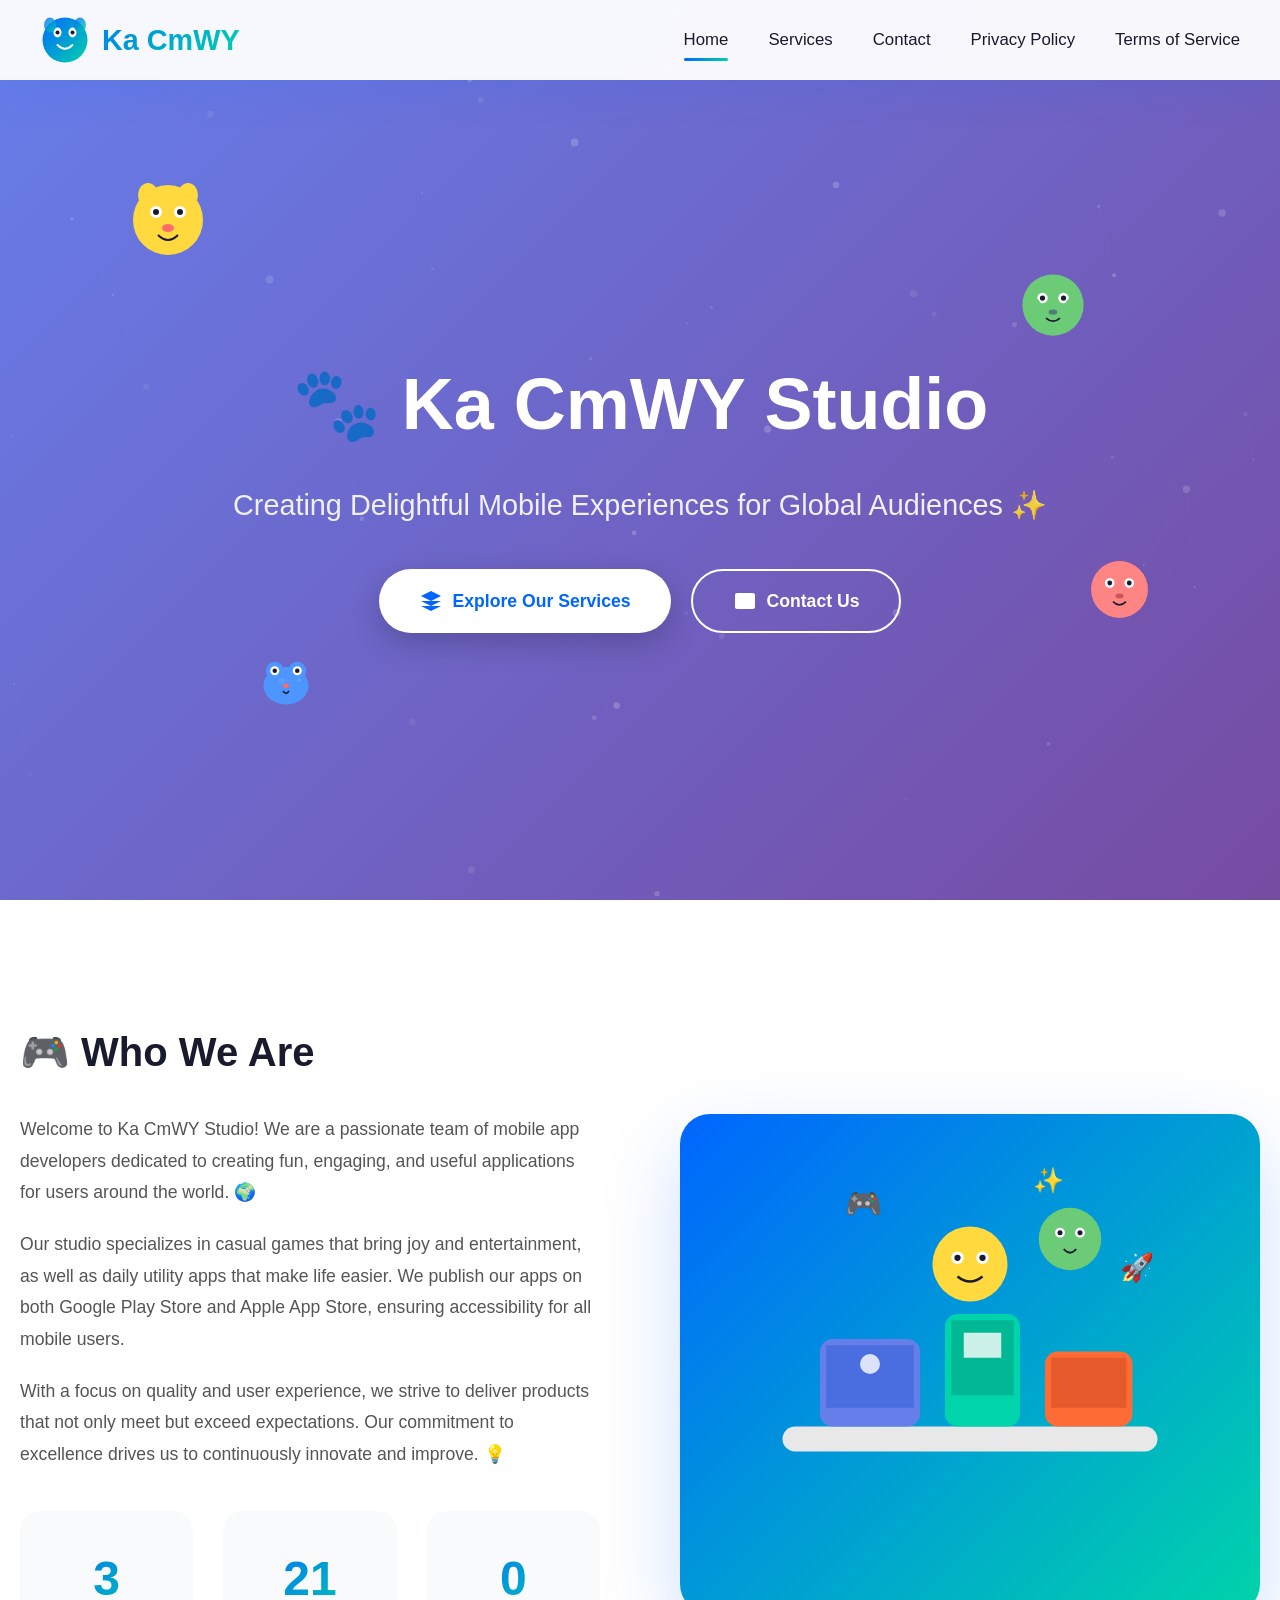
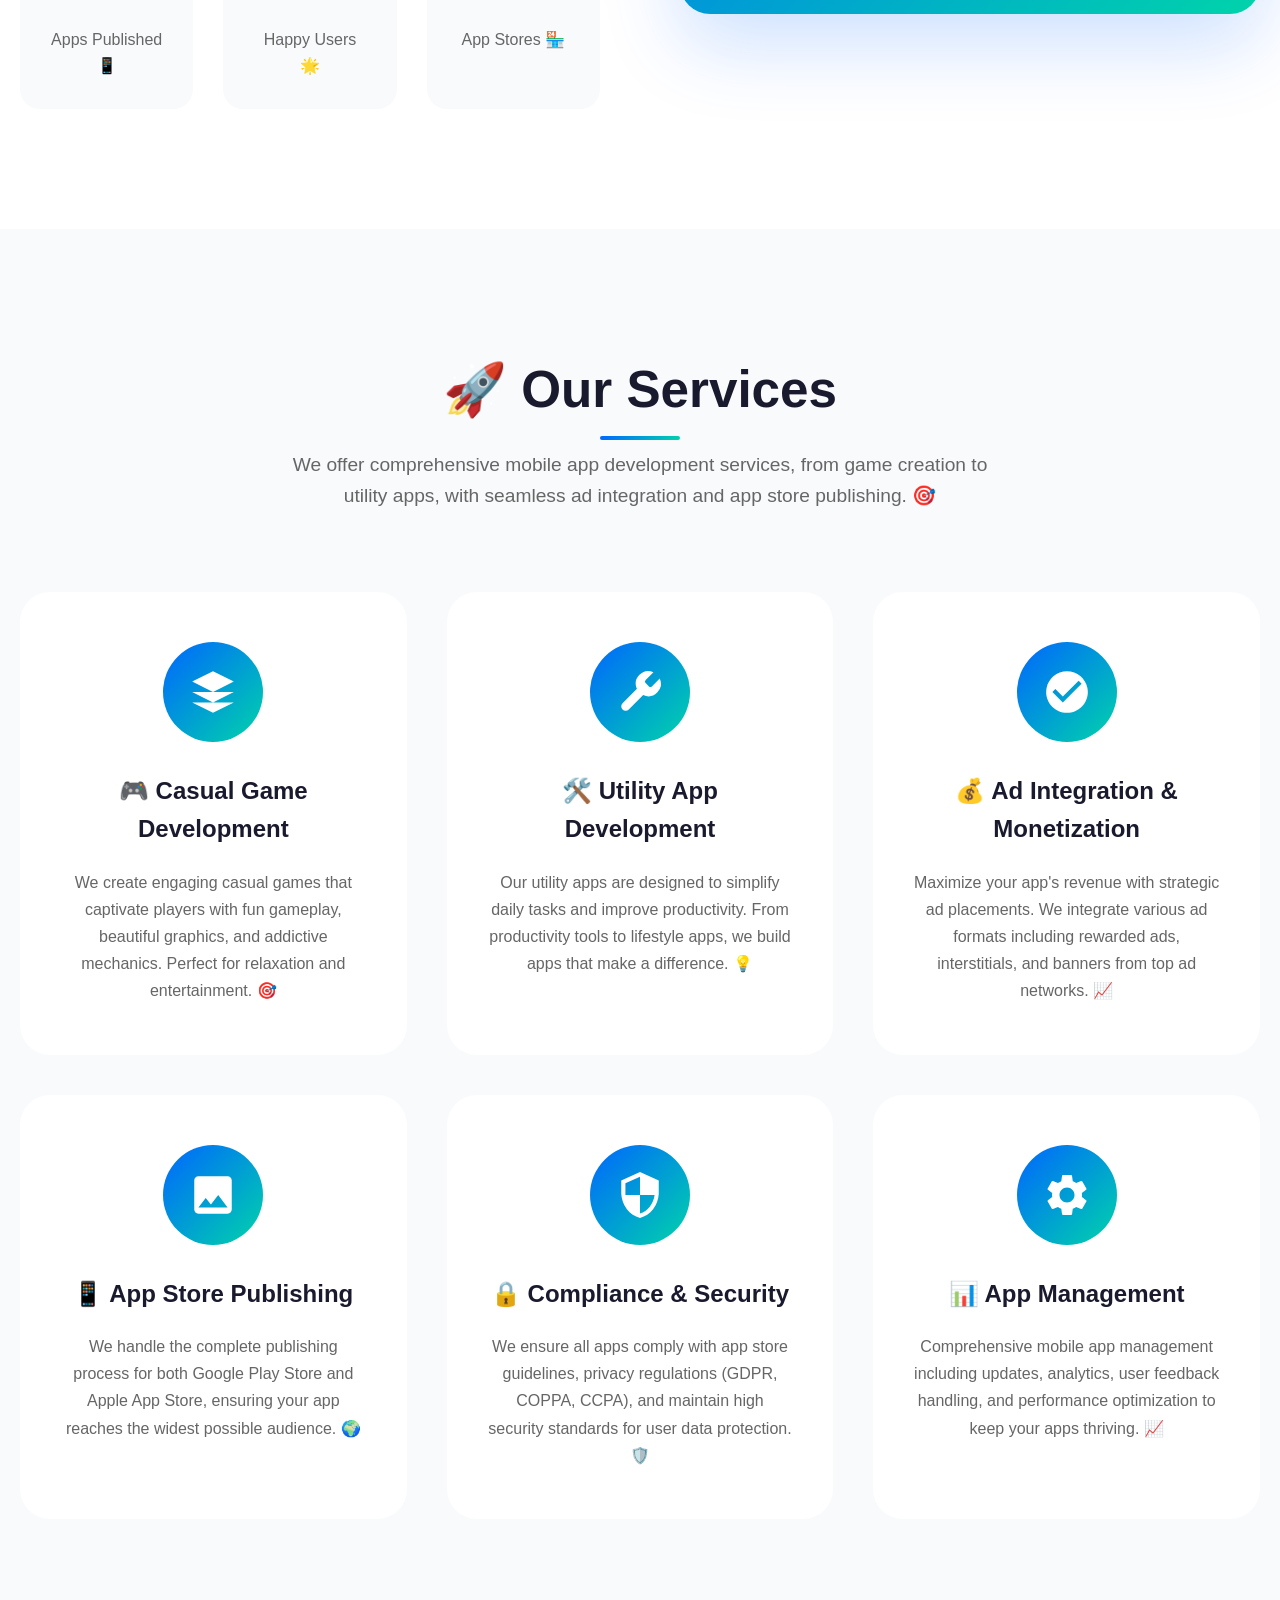
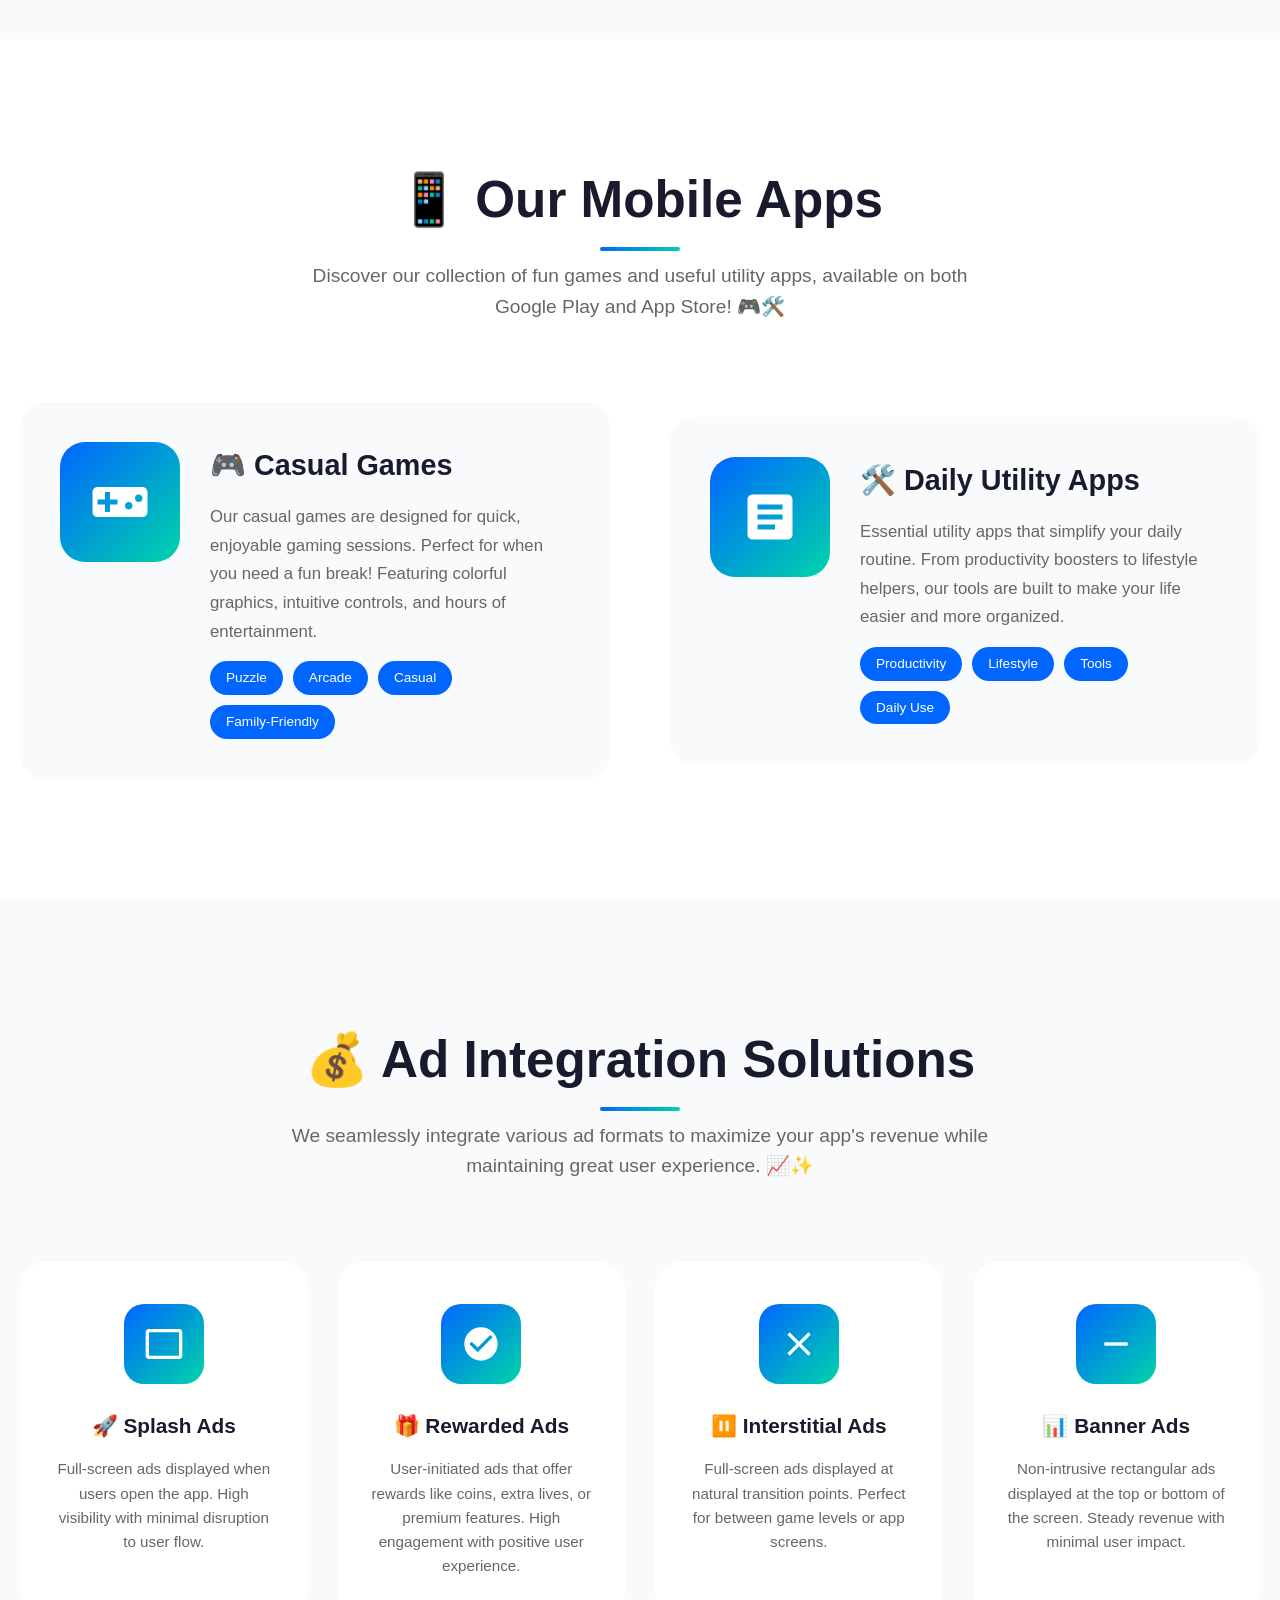
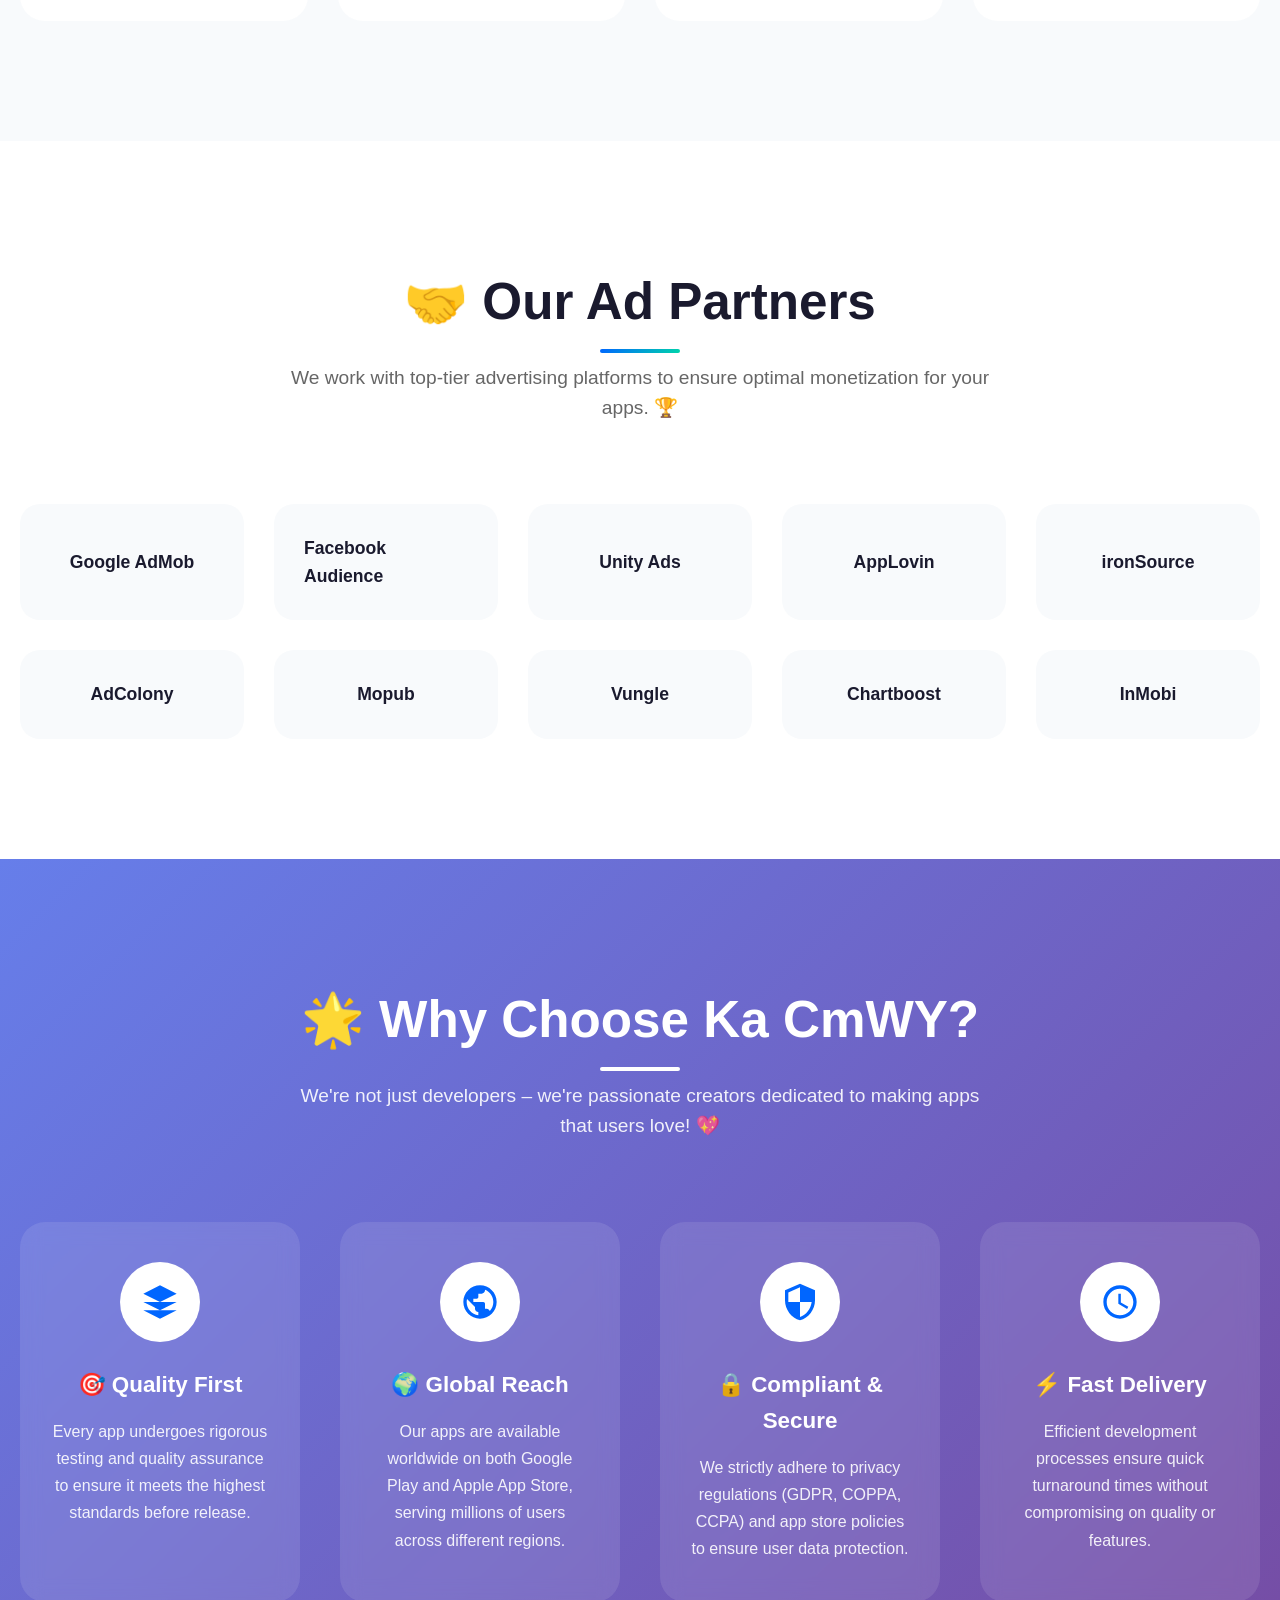
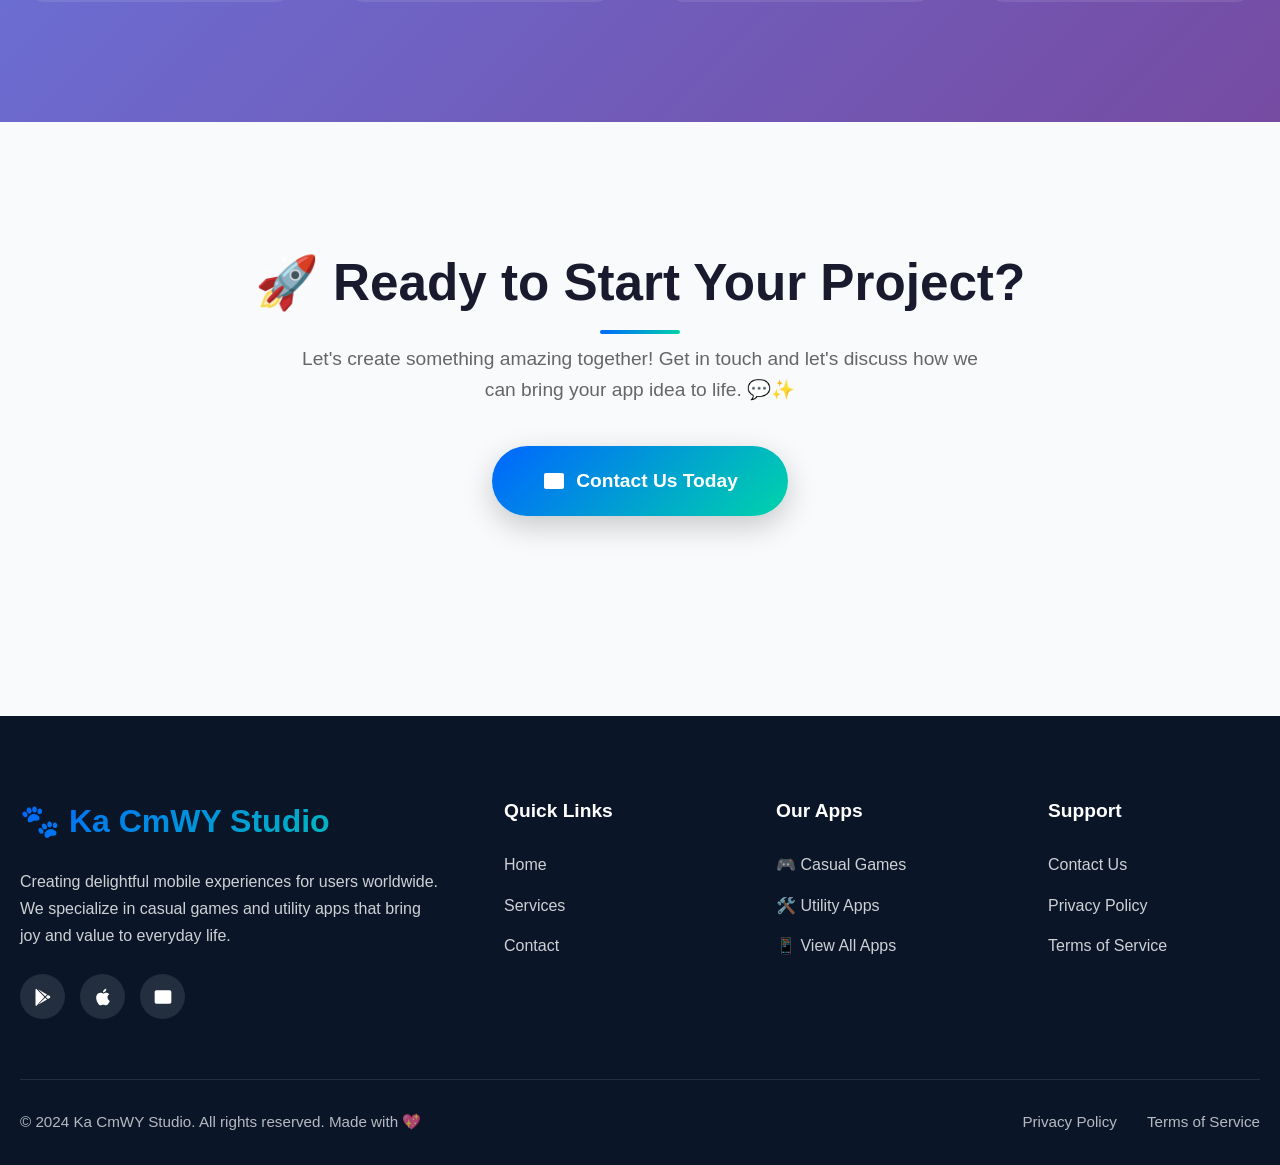
<file: index.html>
<!DOCTYPE html>
<html lang="en">
<head>
    <meta charset="UTF-8">
    <meta name="viewport" content="width=device-width, initial-scale=1.0">
    <meta http-equiv="Strict-Transport-Security" content="max-age=31536000; includeSubDomains; preload">
    <meta name="description" content="Ka CmWY Studio - Creative mobile app development studio specializing in casual games and daily utility apps. Published on Google Play and App Store.">
    <meta name="keywords" content="mobile app development, casual games, utility apps, Android apps, iOS apps, Google Play, App Store, game development">
    <meta name="author" content="Ka CmWY Studio">
    <meta name="robots" content="index, follow">
    
    <!-- Open Graph / Facebook -->
    <meta property="og:type" content="website">
    <meta property="og:url" content="https://kacmwy.com/">
    <meta property="og:title" content="Ka CmWY Studio - Creative Mobile App Development">
    <meta property="og:description" content="Ka CmWY Studio - Creative mobile app development studio specializing in casual games and daily utility apps.">
    <meta property="og:image" content="https://kacmwy.com/images/og-image.png">
    
    <!-- Twitter -->
    <meta name="twitter:card" content="summary_large_image">
    <meta name="twitter:url" content="https://kacmwy.com/">
    <meta name="twitter:title" content="Ka CmWY Studio - Creative Mobile App Development">
    <meta name="twitter:description" content="Ka CmWY Studio - Creative mobile app development studio specializing in casual games and daily utility apps.">
    <meta name="twitter:image" content="https://kacmwy.com/images/og-image.png">
    
    <!-- Canonical URL -->
    <link rel="canonical" href="https://kacmwy.com/">
    
    <title>Ka CmWY Studio - Creative Mobile App Development</title>
    
    <!-- Favicon -->
    <link rel="icon" type="image/svg+xml" href="data:image/svg+xml,<svg xmlns='http://www.w3.org/2000/svg' viewBox='0 0 100 100'><text y='.9em' font-size='90'>🐾</text></svg>">
    
    <!-- Stylesheets -->
    <link rel="stylesheet" href="css/style.css">
    
    <!-- Structured Data -->
    <script type="application/ld+json">
    {
        "@context": "https://schema.org",
        "@type": "Organization",
        "name": "Ka CmWY Studio",
        "url": "https://kacmwy.com/",
        "logo": "https://kacmwy.com/images/logo.svg",
        "description": "Creative mobile app development studio specializing in casual games and daily utility apps.",
        "email": "kiann@arthurwisdom.lol",
        "sameAs": [
            "https://play.google.com/store/apps/dev?id=123456789",
            "https://apps.apple.com/us/developer/kacmwy-studio/id123456789"
        ]
    }
    </script>
</head>
<body>
    <!-- Navigation -->
    <nav class="navbar">
        <div class="nav-container">
            <a href="/" class="logo">
                <svg viewBox="0 0 100 100" width="50" height="50">
                    <circle cx="50" cy="50" r="45" fill="url(#logoGradient)"/>
                    <ellipse cx="35" cy="35" rx="8" ry="10" fill="white"/>
                    <ellipse cx="65" cy="35" rx="8" ry="10" fill="white"/>
                    <circle cx="35" cy="35" r="4" fill="#1A1A2E" class="animal-eyes"/>
                    <circle cx="65" cy="35" r="4" fill="#1A1A2E" class="animal-eyes"/>
                    <path d="M35 60 Q50 75 65 60" stroke="white" stroke-width="4" fill="none" stroke-linecap="round"/>
                    <ellipse cx="20" cy="20" rx="12" ry="15" fill="url(#logoGradient)" opacity="0.8"/>
                    <ellipse cx="80" cy="20" rx="12" ry="15" fill="url(#logoGradient)" opacity="0.8"/>
                    <defs>
                        <linearGradient id="logoGradient" x1="0%" y1="0%" x2="100%" y2="100%">
                            <stop offset="0%" style="stop-color:#0066FF"/>
                            <stop offset="100%" style="stop-color:#00D4AA"/>
                        </linearGradient>
                    </defs>
                </svg>
                Ka CmWY
            </a>
            
            <div class="nav-links">
                <a href="/" class="active">Home</a>
                <a href="services.html">Services</a>
                <a href="contact.html">Contact</a>
                <a href="privacy.html">Privacy Policy</a>
                <a href="terms.html">Terms of Service</a>
            </div>
            
            <div class="nav-toggle">
                <span></span>
                <span></span>
                <span></span>
            </div>
        </div>
    </nav>

    <!-- Hero Section -->
    <section class="hero">
        <!-- Cute Animal Decorations -->
        <div class="cute-animal cute-animal-1">
            <svg viewBox="0 0 80 80" width="80" height="80">
                <circle cx="40" cy="40" r="35" fill="#FFD93D"/>
                <circle cx="28" cy="32" r="6" fill="white"/>
                <circle cx="52" cy="32" r="6" fill="white"/>
                <circle cx="28" cy="32" r="3" fill="#1A1A2E" class="animal-eyes"/>
                <circle cx="52" cy="32" r="3" fill="#1A1A2E" class="animal-eyes"/>
                <ellipse cx="40" cy="48" rx="6" ry="4" fill="#FF6B6B"/>
                <path d="M30 55 Q40 65 50 55" stroke="#1A1A2E" stroke-width="2" fill="none"/>
                <ellipse cx="20" cy="15" rx="10" ry="12" fill="#FFD93D"/>
                <ellipse cx="60" cy="15" rx="10" ry="12" fill="#FFD93D"/>
            </svg>
        </div>
        
        <div class="cute-animal cute-animal-2">
            <svg viewBox="0 0 80 80" width="70" height="70">
                <circle cx="40" cy="40" r="35" fill="#6BCB77"/>
                <circle cx="28" cy="32" r="6" fill="white"/>
                <circle cx="52" cy="32" r="6" fill="white"/>
                <circle cx="28" cy="32" r="3" fill="#1A1A2E" class="animal-eyes"/>
                <circle cx="52" cy="32" r="3" fill="#1A1A2E" class="animal-eyes"/>
                <ellipse cx="40" cy="48" rx="5" ry="3" fill="#4D8076"/>
                <path d="M32 55 Q40 62 48 55" stroke="#1A1A2E" stroke-width="2" fill="none"/>
                <circle cx="18" cy="40" r="8" fill="#6BCB77"/>
                <circle cx="62" cy="40" r="8" fill="#6BCB77"/>
            </svg>
        </div>
        
        <div class="cute-animal cute-animal-3">
            <svg viewBox="0 0 80 80" width="60" height="60">
                <ellipse cx="40" cy="45" rx="30" ry="25" fill="#4D96FF"/>
                <circle cx="25" cy="25" r="12" fill="#4D96FF"/>
                <circle cx="55" cy="25" r="12" fill="#4D96FF"/>
                <circle cx="25" cy="25" r="6" fill="white"/>
                <circle cx="55" cy="25" r="6" fill="white"/>
                <circle cx="25" cy="25" r="3" fill="#1A1A2E" class="animal-eyes"/>
                <circle cx="55" cy="25" r="3" fill="#1A1A2E" class="animal-eyes"/>
                <ellipse cx="40" cy="45" rx="4" ry="3" fill="#FF6B6B"/>
                <path d="M36 52 Q40 58 44 52" stroke="#1A1A2E" stroke-width="2" fill="none"/>
            </svg>
        </div>
        
        <div class="cute-animal cute-animal-4">
            <svg viewBox="0 0 80 80" width="65" height="65">
                <circle cx="40" cy="40" r="35" fill="#FF8585"/>
                <circle cx="28" cy="32" r="6" fill="white"/>
                <circle cx="52" cy="32" r="6" fill="white"/>
                <circle cx="28" cy="32" r="3" fill="#1A1A2E" class="animal-eyes"/>
                <circle cx="52" cy="32" r="3" fill="#1A1A2E" class="animal-eyes"/>
                <ellipse cx="40" cy="48" rx="5" ry="3" fill="#CC5555"/>
                <path d="M32 55 Q40 63 48 55" stroke="#1A1A2E" stroke-width="2" fill="none"/>
                <path d="M15 30 Q10 20 20 25" stroke="#FF8585" stroke-width="8" fill="none" stroke-linecap="round"/>
                <path d="M65 30 Q70 20 60 25" stroke="#FF8585" stroke-width="8" fill="none" stroke-linecap="round"/>
            </svg>
        </div>
        
        <div class="hero-content">
            <h1 class="hero-title">🐾 Ka CmWY Studio</h1>
            <p class="hero-subtitle">Creating Delightful Mobile Experiences for Global Audiences ✨</p>
            <div class="hero-cta">
                <a href="services.html" class="btn btn-primary">
                    <svg viewBox="0 0 24 24" width="24" height="24" fill="currentColor">
                        <path d="M12 2L2 7l10 5 10-5-10-5zM2 17l10 5 10-5M2 12l10 5 10-5"/>
                    </svg>
                    Explore Our Services
                </a>
                <a href="contact.html" class="btn btn-secondary">
                    <svg viewBox="0 0 24 24" width="24" height="24" fill="currentColor">
                        <path d="M4 4h16c1.1 0 2 .9 2 2v12c0 1.1-.9 2-2 2H4c-1.1 0-2-.9-2-2V6c0-1.1.9-2 2-2z"/>
                        <polyline points="22,6 12,13 2,6"/>
                    </svg>
                    Contact Us
                </a>
            </div>
        </div>
    </section>

    <!-- About Section -->
    <section class="section about">
        <div class="container">
            <div class="about-content">
                <div class="about-text scroll-animate" data-animation="fadeInLeft">
                    <h3>🎮 Who We Are</h3>
                    <p>
                        Welcome to Ka CmWY Studio! We are a passionate team of mobile app developers dedicated to creating fun, engaging, and useful applications for users around the world. 🌍
                    </p>
                    <p>
                        Our studio specializes in casual games that bring joy and entertainment, as well as daily utility apps that make life easier. We publish our apps on both Google Play Store and Apple App Store, ensuring accessibility for all mobile users.
                    </p>
                    <p>
                        With a focus on quality and user experience, we strive to deliver products that not only meet but exceed expectations. Our commitment to excellence drives us to continuously innovate and improve. 💡
                    </p>
                    
                    <div class="about-stats">
                        <div class="stat-item">
                            <div class="stat-number" data-target="15">0</div>
                            <div class="stat-label">Apps Published 📱</div>
                        </div>
                        <div class="stat-item">
                            <div class="stat-number" data-target="100">0</div>
                            <div class="stat-label">Happy Users 🌟</div>
                        </div>
                        <div class="stat-item">
                            <div class="stat-number" data-target="2">0</div>
                            <div class="stat-label">App Stores 🏪</div>
                        </div>
                    </div>
                </div>
                
                <div class="about-visual scroll-animate" data-animation="fadeInRight">
                    <div class="about-image-container">
                        <div class="about-image">
                            <svg viewBox="0 0 400 400" width="100%" height="100%">
                                <!-- Studio workspace illustration -->
                                <rect x="50" y="250" width="300" height="20" fill="#E8E8E8" rx="10"/>
                                <rect x="80" y="180" width="80" height="70" fill="#667eea" rx="10"/>
                                <rect x="85" y="185" width="70" height="50" fill="#4A6EE0"/>
                                <circle cx="120" cy="200" r="8" fill="white" opacity="0.8"/>
                                
                                <rect x="180" y="160" width="60" height="90" fill="#00D4AA" rx="10"/>
                                <rect x="185" y="165" width="50" height="60" fill="#00B894"/>
                                <rect x="195" y="175" width="30" height="20" fill="white" opacity="0.8"/>
                                
                                <rect x="260" y="190" width="70" height="60" fill="#FF6B35" rx="10"/>
                                <rect x="265" y="195" width="60" height="40" fill="#E55A2B"/>
                                
                                <!-- Cute characters -->
                                <circle cx="200" cy="120" r="30" fill="#FFD93D"/>
                                <circle cx="190" cy="115" r="5" fill="white"/>
                                <circle cx="210" cy="115" r="5" fill="white"/>
                                <circle cx="190" cy="115" r="2.5" fill="#1A1A2E"/>
                                <circle cx="210" cy="115" r="2.5" fill="#1A1A2E"/>
                                <path d="M190 130 Q200 138 210 130" stroke="#1A1A2E" stroke-width="2" fill="none"/>
                                
                                <circle cx="280" cy="100" r="25" fill="#6BCB77"/>
                                <circle cx="272" cy="95" r="4" fill="white"/>
                                <circle cx="288" cy="95" r="4" fill="white"/>
                                <circle cx="272" cy="95" r="2" fill="#1A1A2E"/>
                                <circle cx="288" cy="95" r="2" fill="#1A1A2E"/>
                                <path d="M275 108 Q280 114 285 108" stroke="#1A1A2E" stroke-width="1.5" fill="none"/>
                                
                                <!-- Floating elements -->
                                <text x="100" y="80" font-size="24">🎮</text>
                                <text x="250" y="60" font-size="20">✨</text>
                                <text x="320" y="130" font-size="22">🚀</text>
                            </svg>
                        </div>
                    </div>
                </div>
            </div>
        </div>
    </section>

    <!-- Services Section -->
    <section class="section services">
        <div class="container">
            <div class="section-header scroll-animate">
                <h2 class="section-title">🚀 Our Services</h2>
                <p class="section-description">
                    We offer comprehensive mobile app development services, from game creation to utility apps, with seamless ad integration and app store publishing. 🎯
                </p>
            </div>
            
            <div class="services-grid">
                <div class="service-card scroll-animate" data-animation="fadeInUp">
                    <div class="service-icon">
                        <svg viewBox="0 0 24 24">
                            <path d="M12 2L2 7l10 5 10-5-10-5zM2 17l10 5 10-5M2 12l10 5 10-5"/>
                        </svg>
                    </div>
                    <h3 class="service-title">🎮 Casual Game Development</h3>
                    <p class="service-description">
                        We create engaging casual games that captivate players with fun gameplay, beautiful graphics, and addictive mechanics. Perfect for relaxation and entertainment. 🎯
                    </p>
                </div>
                
                <div class="service-card scroll-animate" data-animation="fadeInUp" style="animation-delay: 0.2s;">
                    <div class="service-icon">
                        <svg viewBox="0 0 24 24">
                            <path d="M14.7 6.3a1 1 0 0 0 0 1.4l1.6 1.6a1 1 0 0 0 1.4 0l3.77-3.77a6 6 0 0 1-7.94 7.94l-6.91 6.91a2.12 2.12 0 0 1-3-3l6.91-6.91a6 6 0 0 1 7.94-7.94l-3.76 3.76z"/>
                        </svg>
                    </div>
                    <h3 class="service-title">🛠️ Utility App Development</h3>
                    <p class="service-description">
                        Our utility apps are designed to simplify daily tasks and improve productivity. From productivity tools to lifestyle apps, we build apps that make a difference. 💡
                    </p>
                </div>
                
                <div class="service-card scroll-animate" data-animation="fadeInUp" style="animation-delay: 0.4s;">
                    <div class="service-icon">
                        <svg viewBox="0 0 24 24">
                            <path d="M12 2C6.48 2 2 6.48 2 12s4.48 10 10 10 10-4.48 10-10S17.52 2 12 2zm-2 15l-5-5 1.41-1.41L10 14.17l7.59-7.59L19 8l-9 9z"/>
                        </svg>
                    </div>
                    <h3 class="service-title">💰 Ad Integration & Monetization</h3>
                    <p class="service-description">
                        Maximize your app's revenue with strategic ad placements. We integrate various ad formats including rewarded ads, interstitials, and banners from top ad networks. 📈
                    </p>
                </div>
                
                <div class="service-card scroll-animate" data-animation="fadeInUp">
                    <div class="service-icon">
                        <svg viewBox="0 0 24 24">
                            <path d="M21 19V5c0-1.1-.9-2-2-2H5c-1.1 0-2 .9-2 2v14c0 1.1.9 2 2 2h14c1.1 0 2-.9 2-2zM8.5 13.5l2.5 3.01L14.5 12l4.5 6H5l3.5-4.5z"/>
                        </svg>
                    </div>
                    <h3 class="service-title">📱 App Store Publishing</h3>
                    <p class="service-description">
                        We handle the complete publishing process for both Google Play Store and Apple App Store, ensuring your app reaches the widest possible audience. 🌍
                    </p>
                </div>
                
                <div class="service-card scroll-animate" data-animation="fadeInUp" style="animation-delay: 0.2s;">
                    <div class="service-icon">
                        <svg viewBox="0 0 24 24">
                            <path d="M12 1L3 5v6c0 5.55 3.84 10.74 9 12 5.16-1.26 9-6.45 9-12V5l-9-4zm0 10.99h7c-.53 4.12-3.28 7.79-7 8.94V12H5V6.3l7-3.11v8.8z"/>
                        </svg>
                    </div>
                    <h3 class="service-title">🔒 Compliance & Security</h3>
                    <p class="service-description">
                        We ensure all apps comply with app store guidelines, privacy regulations (GDPR, COPPA, CCPA), and maintain high security standards for user data protection. 🛡️
                    </p>
                </div>
                
                <div class="service-card scroll-animate" data-animation="fadeInUp" style="animation-delay: 0.4s;">
                    <div class="service-icon">
                        <svg viewBox="0 0 24 24">
                            <path d="M19.14 12.94c.04-.31.06-.63.06-.94 0-.31-.02-.63-.06-.94l2.03-1.58c.18-.14.23-.41.12-.61l-1.92-3.32c-.12-.22-.37-.29-.59-.22l-2.39.96c-.5-.38-1.03-.7-1.62-.94l-.36-2.54c-.04-.24-.24-.41-.48-.41h-3.84c-.24 0-.43.17-.47.41l-.36 2.54c-.59.24-1.13.57-1.62.94l-2.39-.96c-.22-.08-.47 0-.59.22L2.74 8.87c-.12.21-.08.47.12.61l2.03 1.58c-.04.31-.06.63-.06.94s.02.63.06.94l-2.03 1.58c-.18.14-.23.41-.12.61l1.92 3.32c.12.22.37.29.59.22l2.39-.96c.5.38 1.03.7 1.62.94l.36 2.54c.05.24.24.41.48.41h3.84c.24 0 .44-.17.47-.41l.36-2.54c.59-.24 1.13-.56 1.62-.94l2.39.96c.22.08.47 0 .59-.22l1.92-3.32c.12-.22.07-.47-.12-.61l-2.01-1.58zM12 15.6c-1.98 0-3.6-1.62-3.6-3.6s1.62-3.6 3.6-3.6 3.6 1.62 3.6 3.6-1.62 3.6-3.6 3.6z"/>
                        </svg>
                    </div>
                    <h3 class="service-title">📊 App Management</h3>
                    <p class="service-description">
                        Comprehensive mobile app management including updates, analytics, user feedback handling, and performance optimization to keep your apps thriving. 📈
                    </p>
                </div>
            </div>
        </div>
    </section>

    <!-- Apps Showcase Section -->
    <section class="section apps-showcase">
        <div class="container">
            <div class="section-header scroll-animate">
                <h2 class="section-title">📱 Our Mobile Apps</h2>
                <p class="section-description">
                    Discover our collection of fun games and useful utility apps, available on both Google Play and App Store! 🎮🛠️
                </p>
            </div>
            
            <div class="apps-grid">
                <div class="app-item scroll-animate" data-animation="fadeInLeft">
                    <div class="app-icon-large">
                        <svg viewBox="0 0 24 24">
                            <path d="M21 6H3c-1.1 0-2 .9-2 2v8c0 1.1.9 2 2 2h18c1.1 0 2-.9 2-2V8c0-1.1-.9-2-2-2zm-10 7H8v3H6v-3H3v-2h3V8h2v3h3v2zm4.5 2c-.83 0-1.5-.67-1.5-1.5s.67-1.5 1.5-1.5 1.5.67 1.5 1.5-.67 1.5-1.5 1.5zm4-3c-.83 0-1.5-.67-1.5-1.5S18.67 9 19.5 9s1.5.67 1.5 1.5-.67 1.5-1.5 1.5z"/>
                        </svg>
                    </div>
                    <div class="app-info">
                        <h3>🎮 Casual Games</h3>
                        <p>
                            Our casual games are designed for quick, enjoyable gaming sessions. Perfect for when you need a fun break! Featuring colorful graphics, intuitive controls, and hours of entertainment.
                        </p>
                        <div class="app-tags">
                            <span class="app-tag">Puzzle</span>
                            <span class="app-tag">Arcade</span>
                            <span class="app-tag">Casual</span>
                            <span class="app-tag">Family-Friendly</span>
                        </div>
                    </div>
                </div>
                
                <div class="app-item scroll-animate" data-animation="fadeInRight">
                    <div class="app-icon-large">
                        <svg viewBox="0 0 24 24">
                            <path d="M19 3H5c-1.1 0-2 .9-2 2v14c0 1.1.9 2 2 2h14c1.1 0 2-.9 2-2V5c0-1.1-.9-2-2-2zm-5 14H7v-2h7v2zm3-4H7v-2h10v2zm0-4H7V7h10v2z"/>
                        </svg>
                    </div>
                    <div class="app-info">
                        <h3>🛠️ Daily Utility Apps</h3>
                        <p>
                            Essential utility apps that simplify your daily routine. From productivity boosters to lifestyle helpers, our tools are built to make your life easier and more organized.
                        </p>
                        <div class="app-tags">
                            <span class="app-tag">Productivity</span>
                            <span class="app-tag">Lifestyle</span>
                            <span class="app-tag">Tools</span>
                            <span class="app-tag">Daily Use</span>
                        </div>
                    </div>
                </div>
            </div>
        </div>
    </section>

    <!-- Ad Types Section -->
    <section class="section ad-types">
        <div class="container">
            <div class="section-header scroll-animate">
                <h2 class="section-title">💰 Ad Integration Solutions</h2>
                <p class="section-description">
                    We seamlessly integrate various ad formats to maximize your app's revenue while maintaining great user experience. 📈✨
                </p>
            </div>
            
            <div class="ad-types-grid">
                <div class="ad-type-card scroll-animate" data-animation="scaleIn">
                    <div class="ad-type-icon">
                        <svg viewBox="0 0 24 24">
                            <path d="M21 3H3c-1.1 0-2 .9-2 2v14c0 1.1.9 2 2 2h18c1.1 0 2-.9 2-2V5c0-1.1-.9-2-2-2zm0 16H3V5h18v14z"/>
                        </svg>
                    </div>
                    <h3 class="ad-type-title">🚀 Splash Ads</h3>
                    <p class="ad-type-description">
                        Full-screen ads displayed when users open the app. High visibility with minimal disruption to user flow.
                    </p>
                </div>
                
                <div class="ad-type-card scroll-animate" data-animation="scaleIn" style="animation-delay: 0.2s;">
                    <div class="ad-type-icon">
                        <svg viewBox="0 0 24 24">
                            <path d="M12 2C6.48 2 2 6.48 2 12s4.48 10 10 10 10-4.48 10-10S17.52 2 12 2zm-2 15l-5-5 1.41-1.41L10 14.17l7.59-7.59L19 8l-9 9z"/>
                        </svg>
                    </div>
                    <h3 class="ad-type-title">🎁 Rewarded Ads</h3>
                    <p class="ad-type-description">
                        User-initiated ads that offer rewards like coins, extra lives, or premium features. High engagement with positive user experience.
                    </p>
                </div>
                
                <div class="ad-type-card scroll-animate" data-animation="scaleIn" style="animation-delay: 0.4s;">
                    <div class="ad-type-icon">
                        <svg viewBox="0 0 24 24">
                            <path d="M19 6.41L17.59 5 12 10.59 6.41 5 5 6.41 10.59 12 5 17.59 6.41 19 12 13.41 17.59 19 19 17.59 13.41 12z"/>
                        </svg>
                    </div>
                    <h3 class="ad-type-title">⏸️ Interstitial Ads</h3>
                    <p class="ad-type-description">
                        Full-screen ads displayed at natural transition points. Perfect for between game levels or app screens.
                    </p>
                </div>
                
                <div class="ad-type-card scroll-animate" data-animation="scaleIn" style="animation-delay: 0.6s;">
                    <div class="ad-type-icon">
                        <svg viewBox="0 0 24 24">
                            <path d="M19 13H5v-2h14v2z"/>
                        </svg>
                    </div>
                    <h3 class="ad-type-title">📊 Banner Ads</h3>
                    <p class="ad-type-description">
                        Non-intrusive rectangular ads displayed at the top or bottom of the screen. Steady revenue with minimal user impact.
                    </p>
                </div>
            </div>
        </div>
    </section>

    <!-- Ad Partners Section -->
    <section class="section partners">
        <div class="container">
            <div class="section-header scroll-animate">
                <h2 class="section-title">🤝 Our Ad Partners</h2>
                <p class="section-description">
                    We work with top-tier advertising platforms to ensure optimal monetization for your apps. 🏆
                </p>
            </div>
            
            <div class="partners-grid">
                <div class="partner-item scroll-animate" data-animation="fadeInUp">
                    <span class="partner-name">Google AdMob</span>
                </div>
                <div class="partner-item scroll-animate" data-animation="fadeInUp" style="animation-delay: 0.1s;">
                    <span class="partner-name">Facebook Audience</span>
                </div>
                <div class="partner-item scroll-animate" data-animation="fadeInUp" style="animation-delay: 0.2s;">
                    <span class="partner-name">Unity Ads</span>
                </div>
                <div class="partner-item scroll-animate" data-animation="fadeInUp" style="animation-delay: 0.3s;">
                    <span class="partner-name">AppLovin</span>
                </div>
                <div class="partner-item scroll-animate" data-animation="fadeInUp" style="animation-delay: 0.4s;">
                    <span class="partner-name">ironSource</span>
                </div>
                <div class="partner-item scroll-animate" data-animation="fadeInUp">
                    <span class="partner-name">AdColony</span>
                </div>
                <div class="partner-item scroll-animate" data-animation="fadeInUp" style="animation-delay: 0.1s;">
                    <span class="partner-name">Mopub</span>
                </div>
                <div class="partner-item scroll-animate" data-animation="fadeInUp" style="animation-delay: 0.2s;">
                    <span class="partner-name">Vungle</span>
                </div>
                <div class="partner-item scroll-animate" data-animation="fadeInUp" style="animation-delay: 0.3s;">
                    <span class="partner-name">Chartboost</span>
                </div>
                <div class="partner-item scroll-animate" data-animation="fadeInUp" style="animation-delay: 0.4s;">
                    <span class="partner-name">InMobi</span>
                </div>
            </div>
        </div>
    </section>

    <!-- Why Choose Us Section -->
    <section class="section why-us">
        <div class="container">
            <div class="section-header scroll-animate">
                <h2 class="section-title">🌟 Why Choose Ka CmWY?</h2>
                <p class="section-description">
                    We're not just developers – we're passionate creators dedicated to making apps that users love! 💖
                </p>
            </div>
            
            <div class="why-us-grid">
                <div class="why-us-item scroll-animate" data-animation="fadeInUp">
                    <div class="why-us-icon">
                        <svg viewBox="0 0 24 24">
                            <path d="M12 2L2 7l10 5 10-5-10-5zM2 17l10 5 10-5M2 12l10 5 10-5"/>
                        </svg>
                    </div>
                    <h3 class="why-us-title">🎯 Quality First</h3>
                    <p class="why-us-text">
                        Every app undergoes rigorous testing and quality assurance to ensure it meets the highest standards before release.
                    </p>
                </div>
                
                <div class="why-us-item scroll-animate" data-animation="fadeInUp" style="animation-delay: 0.2s;">
                    <div class="why-us-icon">
                        <svg viewBox="0 0 24 24">
                            <path d="M12 2C6.48 2 2 6.48 2 12s4.48 10 10 10 10-4.48 10-10S17.52 2 12 2zm-1 17.93c-3.95-.49-7-3.85-7-7.93 0-.62.08-1.21.21-1.79L9 15v1c0 1.1.9 2 2 2v1.93zm6.9-2.54c-.26-.81-1-1.39-1.9-1.39h-1v-3c0-.55-.45-1-1-1H8v-2h2c.55 0 1-.45 1-1V7h2c1.1 0 2-.9 2-2v-.41c2.93 1.19 5 4.06 5 7.41 0 2.08-.8 3.97-2.1 5.39z"/>
                        </svg>
                    </div>
                    <h3 class="why-us-title">🌍 Global Reach</h3>
                    <p class="why-us-text">
                        Our apps are available worldwide on both Google Play and Apple App Store, serving millions of users across different regions.
                    </p>
                </div>
                
                <div class="why-us-item scroll-animate" data-animation="fadeInUp" style="animation-delay: 0.4s;">
                    <div class="why-us-icon">
                        <svg viewBox="0 0 24 24">
                            <path d="M12 1L3 5v6c0 5.55 3.84 10.74 9 12 5.16-1.26 9-6.45 9-12V5l-9-4zm0 10.99h7c-.53 4.12-3.28 7.79-7 8.94V12H5V6.3l7-3.11v8.8z"/>
                        </svg>
                    </div>
                    <h3 class="why-us-title">🔒 Compliant & Secure</h3>
                    <p class="why-us-text">
                        We strictly adhere to privacy regulations (GDPR, COPPA, CCPA) and app store policies to ensure user data protection.
                    </p>
                </div>
                
                <div class="why-us-item scroll-animate" data-animation="fadeInUp" style="animation-delay: 0.6s;">
                    <div class="why-us-icon">
                        <svg viewBox="0 0 24 24">
                            <path d="M11.99 2C6.47 2 2 6.48 2 12s4.47 10 9.99 10C17.52 22 22 17.52 22 12S17.52 2 11.99 2zM12 20c-4.42 0-8-3.58-8-8s3.58-8 8-8 8 3.58 8 8-3.58 8-8 8zm.5-13H11v6l5.25 3.15.75-1.23-4.5-2.67z"/>
                        </svg>
                    </div>
                    <h3 class="why-us-title">⚡ Fast Delivery</h3>
                    <p class="why-us-text">
                        Efficient development processes ensure quick turnaround times without compromising on quality or features.
                    </p>
                </div>
            </div>
        </div>
    </section>

    <!-- CTA Section -->
    <section class="section" style="background: var(--background-light);">
        <div class="container">
            <div class="section-header scroll-animate">
                <h2 class="section-title">🚀 Ready to Start Your Project?</h2>
                <p class="section-description">
                    Let's create something amazing together! Get in touch and let's discuss how we can bring your app idea to life. 💬✨
                </p>
                <div style="margin-top: 40px;">
                    <a href="contact.html" class="btn btn-primary" style="background: var(--gradient-primary); color: white; padding: 20px 50px; font-size: 1.2rem;">
                        <svg viewBox="0 0 24 24" width="24" height="24" fill="currentColor">
                            <path d="M4 4h16c1.1 0 2 .9 2 2v12c0 1.1-.9 2-2 2H4c-1.1 0-2-.9-2-2V6c0-1.1.9-2 2-2z"/>
                            <polyline points="22,6 12,13 2,6"/>
                        </svg>
                        Contact Us Today
                    </a>
                </div>
            </div>
        </div>
    </section>

    <!-- Footer -->
    <footer class="footer">
        <div class="container">
            <div class="footer-content">
                <div class="footer-brand">
                    <h3>🐾 Ka CmWY Studio</h3>
                    <p>
                        Creating delightful mobile experiences for users worldwide. We specialize in casual games and utility apps that bring joy and value to everyday life.
                    </p>
                    <div class="footer-social">
                        <a href="#" class="social-link" aria-label="Google Play">
                            <svg viewBox="0 0 24 24">
                                <path d="M3 20.5v-17c0-.59.34-1.11.84-1.35L13.69 12l-9.85 10.85c-.5-.24-.84-.76-.84-1.35zm13.81-5.38L6.05 21.34l8.49-8.49 2.27 2.27zm3.35-4.31c.34.27.59.69.59 1.19s-.22.9-.57 1.18l-2.29 1.32-2.5-2.5 2.5-2.5 2.27 1.31zM6.05 2.66l10.76 6.22-2.27 2.27L6.05 2.66z"/>
                            </svg>
                        </a>
                        <a href="#" class="social-link" aria-label="App Store">
                            <svg viewBox="0 0 24 24">
                                <path d="M18.71 19.5c-.83 1.24-1.71 2.45-3.05 2.47-1.34.03-1.77-.79-3.29-.79-1.53 0-2 .77-3.27.82-1.31.05-2.3-1.32-3.14-2.53C4.25 17 2.94 12.45 4.7 9.39c.87-1.52 2.43-2.48 4.12-2.51 1.28-.02 2.5.87 3.29.87.78 0 2.26-1.07 3.81-.91.65.03 2.47.26 3.64 1.98-.09.06-2.17 1.28-2.15 3.81.03 3.02 2.65 4.03 2.68 4.04-.03.07-.42 1.44-1.38 2.83M13 3.5c.73-.83 1.94-1.46 2.94-1.5.13 1.17-.34 2.35-1.04 3.19-.69.85-1.83 1.51-2.95 1.42-.15-1.15.41-2.35 1.05-3.11z"/>
                            </svg>
                        </a>
                        <a href="#" class="social-link" aria-label="Email">
                            <svg viewBox="0 0 24 24">
                                <path d="M4 4h16c1.1 0 2 .9 2 2v12c0 1.1-.9 2-2 2H4c-1.1 0-2-.9-2-2V6c0-1.1.9-2 2-2z"/>
                                <polyline points="22,6 12,13 2,6"/>
                            </svg>
                        </a>
                    </div>
                </div>
                
                <div class="footer-links">
                    <h4>Quick Links</h4>
                    <ul>
                        <li><a href="/">Home</a></li>
                        <li><a href="services.html">Services</a></li>
                        <li><a href="contact.html">Contact</a></li>
                    </ul>
                </div>
                
                <div class="footer-links">
                    <h4>Our Apps</h4>
                    <ul>
                        <li><a href="#">🎮 Casual Games</a></li>
                        <li><a href="#">🛠️ Utility Apps</a></li>
                        <li><a href="#">📱 View All Apps</a></li>
                    </ul>
                </div>
                
                <div class="footer-links">
                    <h4>Support</h4>
                    <ul>
                        <li><a href="contact.html">Contact Us</a></li>
                        <li><a href="privacy.html">Privacy Policy</a></li>
                        <li><a href="terms.html">Terms of Service</a></li>
                    </ul>
                </div>
            </div>
            
            <div class="footer-bottom">
                <p>&copy; 2024 Ka CmWY Studio. All rights reserved. Made with 💖</p>
                <div class="legal-links">
                    <a href="privacy.html">Privacy Policy</a>
                    <a href="terms.html">Terms of Service</a>
                </div>
            </div>
        </div>
    </footer>

    <!-- Scripts -->
    <script src="js/main.js"></script>
</body>
</html>
</file>
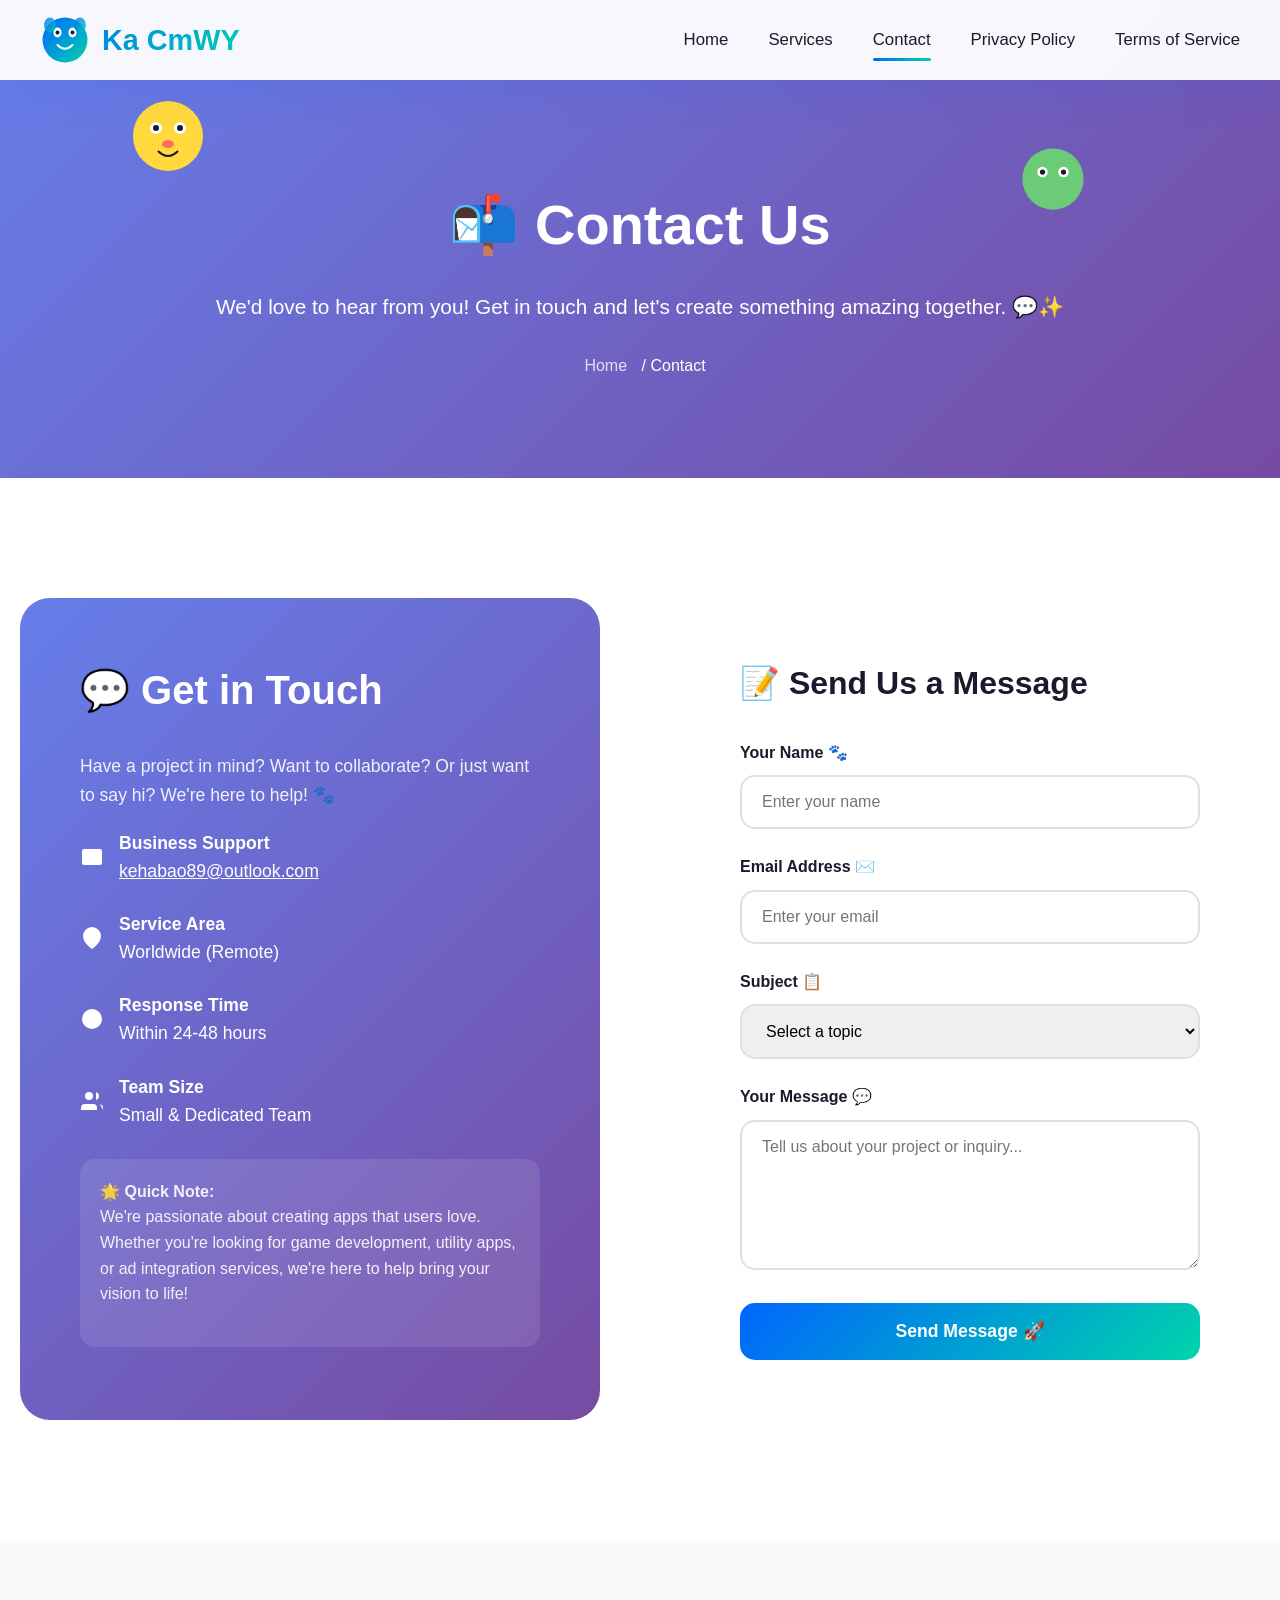
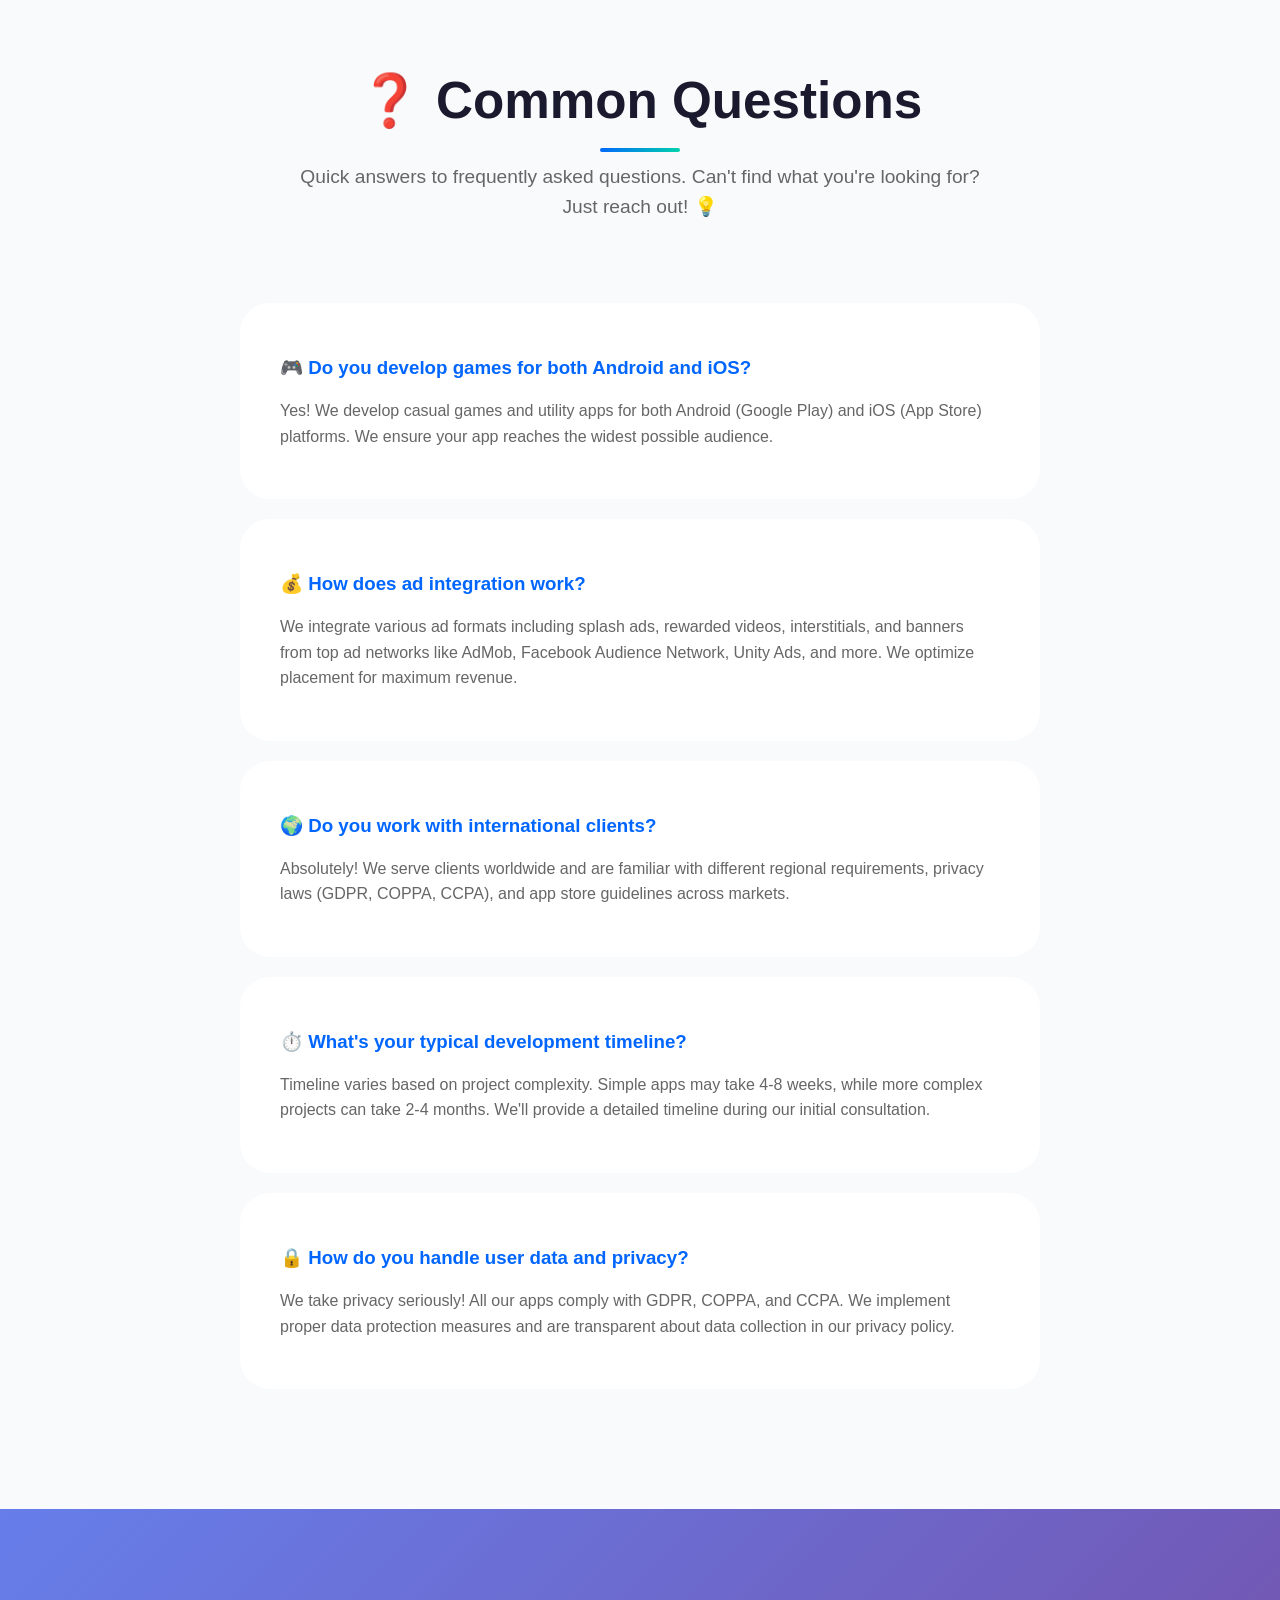
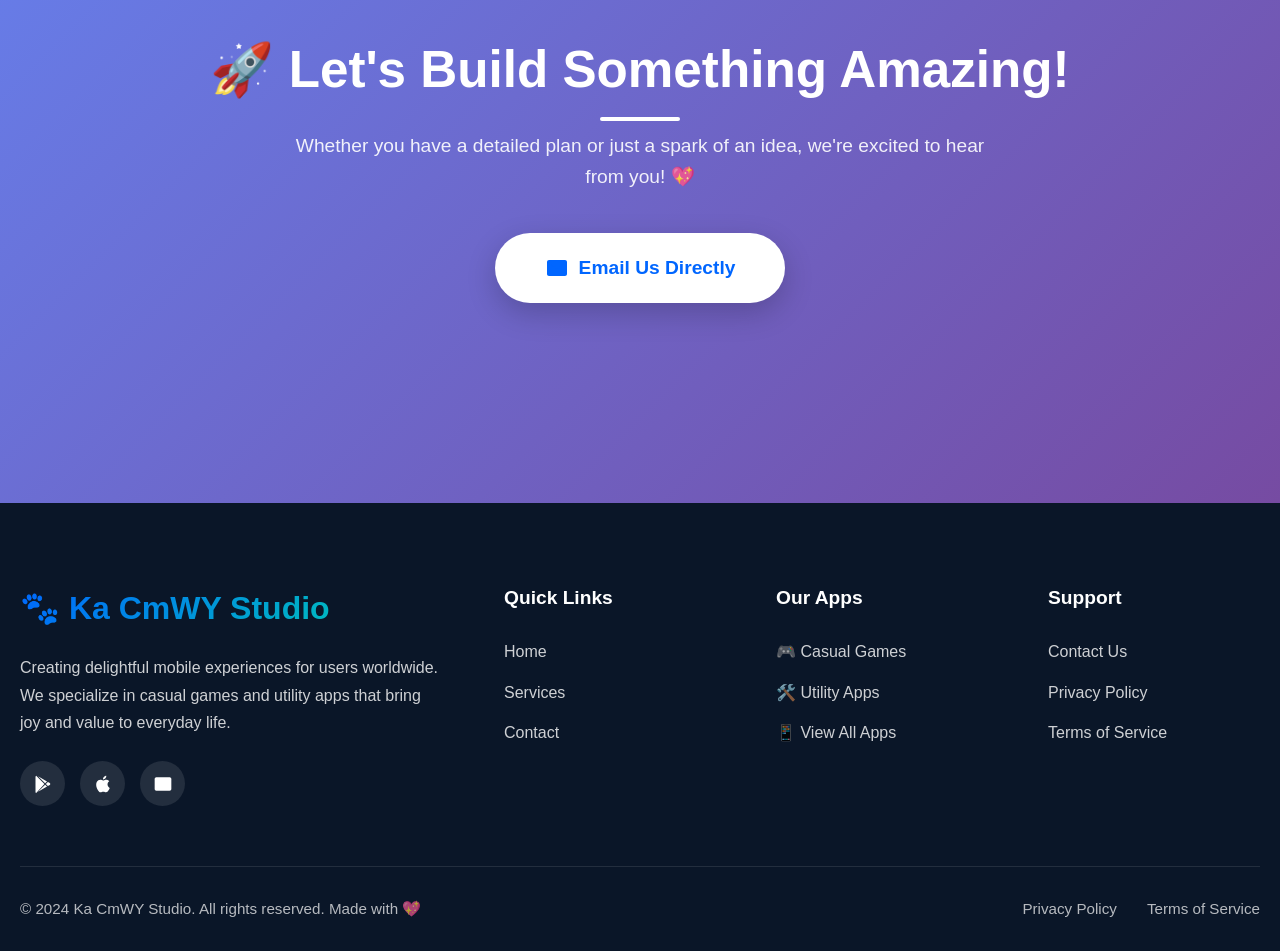
<file: contact.html>
<!DOCTYPE html>
<html lang="en">
<head>
    <meta charset="UTF-8">
    <meta name="viewport" content="width=device-width, initial-scale=1.0">
    <meta http-equiv="Strict-Transport-Security" content="max-age=31536000; includeSubDomains; preload">
    <meta name="description" content="Contact Ka CmWY Studio - Get in touch for mobile app development, casual games, utility apps, and ad integration services. Business support: kiernan@arthurwisdom.lol">
    <meta name="keywords" content="contact Ka CmWY Studio, mobile app development contact, game development inquiry, app development support">
    <meta name="author" content="Ka CmWY Studio">
    <meta name="robots" content="index, follow">
    
    <meta property="og:type" content="website">
    <meta property="og:url" content="https://kacmwy.com/contact.html">
    <meta property="og:title" content="Contact Us - Ka CmWY Studio">
    <meta property="og:description" content="Get in touch with Ka CmWY Studio for mobile app development services and partnerships.">
    
    <link rel="canonical" href="https://kacmwy.com/contact.html">
    
    <title>Contact Us - Ka CmWY Studio | Get in Touch</title>
    
    <link rel="icon" type="image/svg+xml" href="data:image/svg+xml,<svg xmlns='http://www.w3.org/2000/svg' viewBox='0 0 100 100'><text y='.9em' font-size='90'>🐾</text></svg>">
    <link rel="stylesheet" href="css/style.css">
</head>
<body>
    <!-- Navigation -->
    <nav class="navbar">
        <div class="nav-container">
            <a href="/" class="logo">
                <svg viewBox="0 0 100 100" width="50" height="50">
                    <circle cx="50" cy="50" r="45" fill="url(#logoGradient)"/>
                    <ellipse cx="35" cy="35" rx="8" ry="10" fill="white"/>
                    <ellipse cx="65" cy="35" rx="8" ry="10" fill="white"/>
                    <circle cx="35" cy="35" r="4" fill="#1A1A2E" class="animal-eyes"/>
                    <circle cx="65" cy="35" r="4" fill="#1A1A2E" class="animal-eyes"/>
                    <path d="M35 60 Q50 75 65 60" stroke="white" stroke-width="4" fill="none" stroke-linecap="round"/>
                    <ellipse cx="20" cy="20" rx="12" ry="15" fill="url(#logoGradient)" opacity="0.8"/>
                    <ellipse cx="80" cy="20" rx="12" ry="15" fill="url(#logoGradient)" opacity="0.8"/>
                    <defs>
                        <linearGradient id="logoGradient" x1="0%" y1="0%" x2="100%" y2="100%">
                            <stop offset="0%" style="stop-color:#0066FF"/>
                            <stop offset="100%" style="stop-color:#00D4AA"/>
                        </linearGradient>
                    </defs>
                </svg>
                Ka CmWY
            </a>
            
            <div class="nav-links">
                <a href="/">Home</a>
                <a href="services.html">Services</a>
                <a href="contact.html" class="active">Contact</a>
                <a href="privacy.html">Privacy Policy</a>
                <a href="terms.html">Terms of Service</a>
            </div>
            
            <div class="nav-toggle">
                <span></span>
                <span></span>
                <span></span>
            </div>
        </div>
    </nav>

    <!-- Page Header -->
    <header class="page-header">
        <div class="cute-animal cute-animal-1">
            <svg viewBox="0 0 80 80" width="80" height="80">
                <circle cx="40" cy="40" r="35" fill="#FFD93D"/>
                <circle cx="28" cy="32" r="6" fill="white"/>
                <circle cx="52" cy="32" r="6" fill="white"/>
                <circle cx="28" cy="32" r="3" fill="#1A1A2E" class="animal-eyes"/>
                <circle cx="52" cy="32" r="3" fill="#1A1A2E" class="animal-eyes"/>
                <ellipse cx="40" cy="48" rx="6" ry="4" fill="#FF6B6B"/>
                <path d="M30 55 Q40 65 50 55" stroke="#1A1A2E" stroke-width="2" fill="none"/>
            </svg>
        </div>
        
        <div class="cute-animal cute-animal-2">
            <svg viewBox="0 0 80 80" width="70" height="70">
                <circle cx="40" cy="40" r="35" fill="#6BCB77"/>
                <circle cx="28" cy="32" r="6" fill="white"/>
                <circle cx="52" cy="32" r="6" fill="white"/>
                <circle cx="28" cy="32" r="3" fill="#1A1A2E" class="animal-eyes"/>
                <circle cx="52" cy="32" r="3" fill="#1A1A2E" class="animal-eyes"/>
            </svg>
        </div>
        
        <h1>📬 Contact Us</h1>
        <p>We'd love to hear from you! Get in touch and let's create something amazing together. 💬✨</p>
        
        <div class="breadcrumb">
            <a href="/">Home</a> / <span>Contact</span>
        </div>
    </header>

    <!-- Contact Section -->
    <section class="section contact">
        <div class="container">
            <div class="contact-content">
                <div class="contact-info scroll-animate" data-animation="fadeInLeft">
                    <h3>💬 Get in Touch</h3>
                    <p>
                        Have a project in mind? Want to collaborate? Or just want to say hi? We're here to help! 🐾
                    </p>
                    
                    <div class="contact-detail">
                        <svg viewBox="0 0 24 24">
                            <path d="M4 4h16c1.1 0 2 .9 2 2v12c0 1.1-.9 2-2 2H4c-1.1 0-2-.9-2-2V6c0-1.1.9-2 2-2z"/>
                            <polyline points="22,6 12,13 2,6"/>
                        </svg>
                        <div>
                            <strong>Business Support</strong><br>
                            <a href="kehabao89@outlook.com" style="color: white; text-decoration: underline;">kehabao89@outlook.com</a>
                        </div>
                    </div>
                    
                    <div class="contact-detail">
                        <svg viewBox="0 0 24 24">
                            <path d="M21 10c0 7-9 13-9 13s-9-6-9-13a9 9 0 0 1 18 0z"/>
                            <circle cx="12" cy="10" r="3"/>
                        </svg>
                        <div>
                            <strong>Service Area</strong><br>
                            Worldwide (Remote)
                        </div>
                    </div>
                    
                    <div class="contact-detail">
                        <svg viewBox="0 0 24 24">
                            <circle cx="12" cy="12" r="10"/>
                            <polyline points="12 6 12 12 16 14"/>
                        </svg>
                        <div>
                            <strong>Response Time</strong><br>
                            Within 24-48 hours
                        </div>
                    </div>
                    
                    <div class="contact-detail">
                        <svg viewBox="0 0 24 24">
                            <path d="M17 21v-2a4 4 0 0 0-4-4H5a4 4 0 0 0-4 4v2"/>
                            <circle cx="9" cy="7" r="4"/>
                            <path d="M23 21v-2a4 4 0 0 0-3-3.87"/>
                            <path d="M16 3.13a4 4 0 0 1 0 7.75"/>
                        </svg>
                        <div>
                            <strong>Team Size</strong><br>
                            Small & Dedicated Team
                        </div>
                    </div>
                    
                    <div style="margin-top: 30px; padding: 20px; background: rgba(255,255,255,0.1); border-radius: 15px;">
                        <p style="font-size: 1rem; opacity: 0.9;">
                            🌟 <strong>Quick Note:</strong><br>
                            We're passionate about creating apps that users love. Whether you're looking for game development, utility apps, or ad integration services, we're here to help bring your vision to life!
                        </p>
                    </div>
                </div>
                
                <div class="contact-form scroll-animate" data-animation="fadeInRight">
                    <h3>📝 Send Us a Message</h3>
                    <form>
                        <div class="form-group">
                            <label for="name">Your Name 🐾</label>
                            <input type="text" id="name" name="name" placeholder="Enter your name" required>
                        </div>
                        
                        <div class="form-group">
                            <label for="email">Email Address ✉️</label>
                            <input type="email" id="email" name="email" placeholder="Enter your email" required>
                        </div>
                        
                        <div class="form-group">
                            <label for="subject">Subject 📋</label>
                            <select id="subject" name="subject" required style="width: 100%; padding: 16px 20px; border: 2px solid #e0e0e0; border-radius: 15px; font-size: 1rem; font-family: inherit; transition: all 0.4s ease;">
                                <option value="">Select a topic</option>
                                <option value="general">General Inquiry</option>
                                <option value="game">Game Development</option>
                                <option value="utility">Utility App Development</option>
                                <option value="ad">Ad Integration</option>
                                <option value="publishing">App Publishing</option>
                                <option value="partnership">Partnership Opportunity</option>
                                <option value="other">Other</option>
                            </select>
                        </div>
                        
                        <div class="form-group">
                            <label for="message">Your Message 💬</label>
                            <textarea id="message" name="message" placeholder="Tell us about your project or inquiry..." required></textarea>
                        </div>
                        
                        <button type="submit" class="btn-submit">
                            Send Message 🚀
                        </button>
                    </form>
                </div>
            </div>
        </div>
    </section>

    <!-- FAQ Section -->
    <section class="section" style="background: var(--background-light);">
        <div class="container">
            <div class="section-header scroll-animate">
                <h2 class="section-title">❓ Common Questions</h2>
                <p class="section-description">
                    Quick answers to frequently asked questions. Can't find what you're looking for? Just reach out! 💡
                </p>
            </div>
            
            <div style="max-width: 800px; margin: 0 auto;">
                <div class="service-card scroll-animate" style="margin-bottom: 20px; text-align: left;">
                    <h3 style="color: var(--primary-color); margin-bottom: 15px;">🎮 Do you develop games for both Android and iOS?</h3>
                    <p style="color: #666;">Yes! We develop casual games and utility apps for both Android (Google Play) and iOS (App Store) platforms. We ensure your app reaches the widest possible audience.</p>
                </div>
                
                <div class="service-card scroll-animate" style="margin-bottom: 20px; text-align: left;">
                    <h3 style="color: var(--primary-color); margin-bottom: 15px;">💰 How does ad integration work?</h3>
                    <p style="color: #666;">We integrate various ad formats including splash ads, rewarded videos, interstitials, and banners from top ad networks like AdMob, Facebook Audience Network, Unity Ads, and more. We optimize placement for maximum revenue.</p>
                </div>
                
                <div class="service-card scroll-animate" style="margin-bottom: 20px; text-align: left;">
                    <h3 style="color: var(--primary-color); margin-bottom: 15px;">🌍 Do you work with international clients?</h3>
                    <p style="color: #666;">Absolutely! We serve clients worldwide and are familiar with different regional requirements, privacy laws (GDPR, COPPA, CCPA), and app store guidelines across markets.</p>
                </div>
                
                <div class="service-card scroll-animate" style="margin-bottom: 20px; text-align: left;">
                    <h3 style="color: var(--primary-color); margin-bottom: 15px;">⏱️ What's your typical development timeline?</h3>
                    <p style="color: #666;">Timeline varies based on project complexity. Simple apps may take 4-8 weeks, while more complex projects can take 2-4 months. We'll provide a detailed timeline during our initial consultation.</p>
                </div>
                
                <div class="service-card scroll-animate" style="text-align: left;">
                    <h3 style="color: var(--primary-color); margin-bottom: 15px;">🔒 How do you handle user data and privacy?</h3>
                    <p style="color: #666;">We take privacy seriously! All our apps comply with GDPR, COPPA, and CCPA. We implement proper data protection measures and are transparent about data collection in our privacy policy.</p>
                </div>
            </div>
        </div>
    </section>

    <!-- CTA Section -->
    <section class="section why-us">
        <div class="container">
            <div class="section-header scroll-animate">
                <h2 class="section-title" style="color: white;">🚀 Let's Build Something Amazing!</h2>
                <p class="section-description" style="color: rgba(255,255,255,0.9);">
                    Whether you have a detailed plan or just a spark of an idea, we're excited to hear from you! 💖
                </p>
                <div style="margin-top: 40px;">
                    <a href="mailto:kehabao89@outlook.com" class="btn btn-primary" style="padding: 20px 50px; font-size: 1.2rem;">
                        <svg viewBox="0 0 24 24" width="24" height="24" fill="currentColor">
                            <path d="M4 4h16c1.1 0 2 .9 2 2v12c0 1.1-.9 2-2 2H4c-1.1 0-2-.9-2-2V6c0-1.1.9-2 2-2z"/>
                            <polyline points="22,6 12,13 2,6"/>
                        </svg>
                        Email Us Directly
                    </a>
                </div>
            </div>
        </div>
    </section>

    <!-- Footer -->
    <footer class="footer">
        <div class="container">
            <div class="footer-content">
                <div class="footer-brand">
                    <h3>🐾 Ka CmWY Studio</h3>
                    <p>
                        Creating delightful mobile experiences for users worldwide. We specialize in casual games and utility apps that bring joy and value to everyday life.
                    </p>
                    <div class="footer-social">
                        <a href="#" class="social-link" aria-label="Google Play">
                            <svg viewBox="0 0 24 24">
                                <path d="M3 20.5v-17c0-.59.34-1.11.84-1.35L13.69 12l-9.85 10.85c-.5-.24-.84-.76-.84-1.35zm13.81-5.38L6.05 21.34l8.49-8.49 2.27 2.27zm3.35-4.31c.34.27.59.69.59 1.19s-.22.9-.57 1.18l-2.29 1.32-2.5-2.5 2.5-2.5 2.27 1.31zM6.05 2.66l10.76 6.22-2.27 2.27L6.05 2.66z"/>
                            </svg>
                        </a>
                        <a href="#" class="social-link" aria-label="App Store">
                            <svg viewBox="0 0 24 24">
                                <path d="M18.71 19.5c-.83 1.24-1.71 2.45-3.05 2.47-1.34.03-1.77-.79-3.29-.79-1.53 0-2 .77-3.27.82-1.31.05-2.3-1.32-3.14-2.53C4.25 17 2.94 12.45 4.7 9.39c.87-1.52 2.43-2.48 4.12-2.51 1.28-.02 2.5.87 3.29.87.78 0 2.26-1.07 3.81-.91.65.03 2.47.26 3.64 1.98-.09.06-2.17 1.28-2.15 3.81.03 3.02 2.65 4.03 2.68 4.04-.03.07-.42 1.44-1.38 2.83M13 3.5c.73-.83 1.94-1.46 2.94-1.5.13 1.17-.34 2.35-1.04 3.19-.69.85-1.83 1.51-2.95 1.42-.15-1.15.41-2.35 1.05-3.11z"/>
                            </svg>
                        </a>
                        <a href="#" class="social-link" aria-label="Email">
                            <svg viewBox="0 0 24 24">
                                <path d="M4 4h16c1.1 0 2 .9 2 2v12c0 1.1-.9 2-2 2H4c-1.1 0-2-.9-2-2V6c0-1.1.9-2 2-2z"/>
                                <polyline points="22,6 12,13 2,6"/>
                            </svg>
                        </a>
                    </div>
                </div>
                
                <div class="footer-links">
                    <h4>Quick Links</h4>
                    <ul>
                        <li><a href="/">Home</a></li>
                        <li><a href="services.html">Services</a></li>
                        <li><a href="contact.html">Contact</a></li>
                    </ul>
                </div>
                
                <div class="footer-links">
                    <h4>Our Apps</h4>
                    <ul>
                        <li><a href="#">🎮 Casual Games</a></li>
                        <li><a href="#">🛠️ Utility Apps</a></li>
                        <li><a href="#">📱 View All Apps</a></li>
                    </ul>
                </div>
                
                <div class="footer-links">
                    <h4>Support</h4>
                    <ul>
                        <li><a href="contact.html">Contact Us</a></li>
                        <li><a href="privacy.html">Privacy Policy</a></li>
                        <li><a href="terms.html">Terms of Service</a></li>
                    </ul>
                </div>
            </div>
            
            <div class="footer-bottom">
                <p>&copy; 2024 Ka CmWY Studio. All rights reserved. Made with 💖</p>
                <div class="legal-links">
                    <a href="privacy.html">Privacy Policy</a>
                    <a href="terms.html">Terms of Service</a>
                </div>
            </div>
        </div>
    </footer>

    <script src="js/main.js"></script>
</body>
</html>
</file>
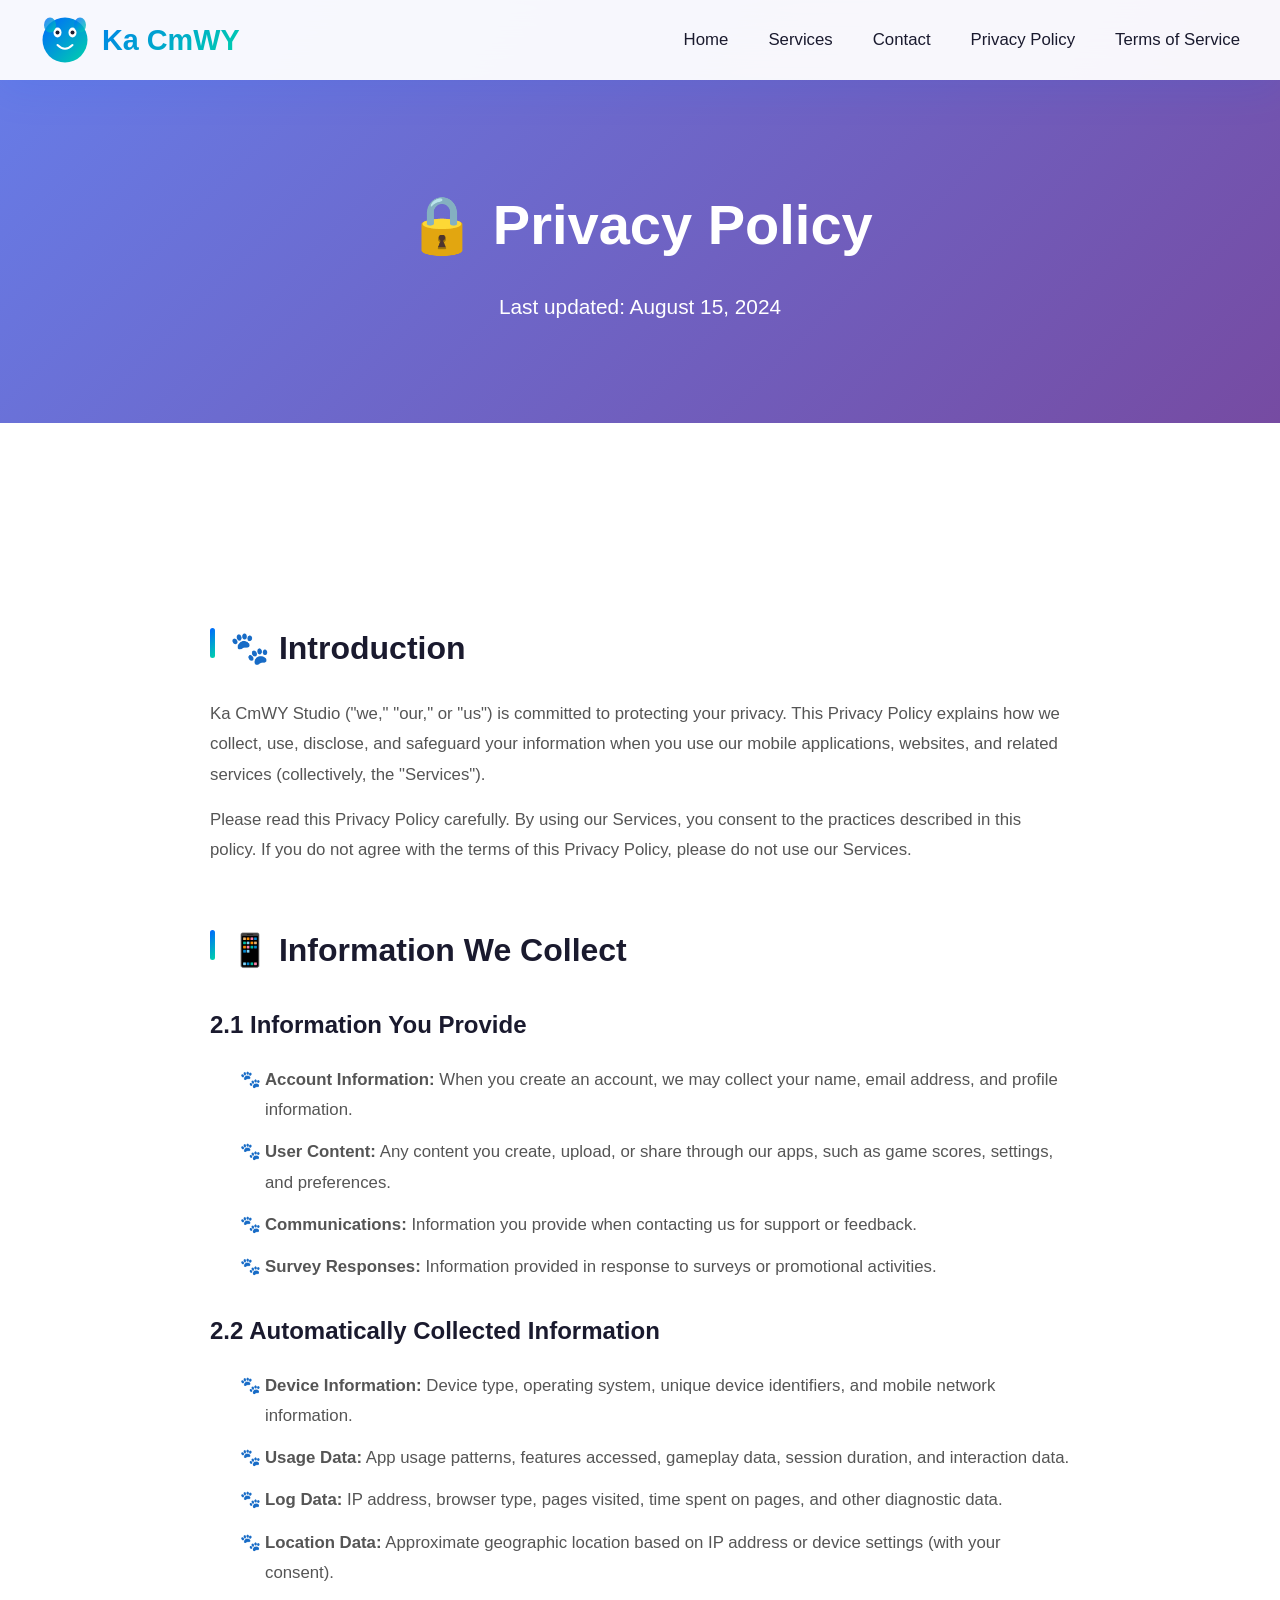
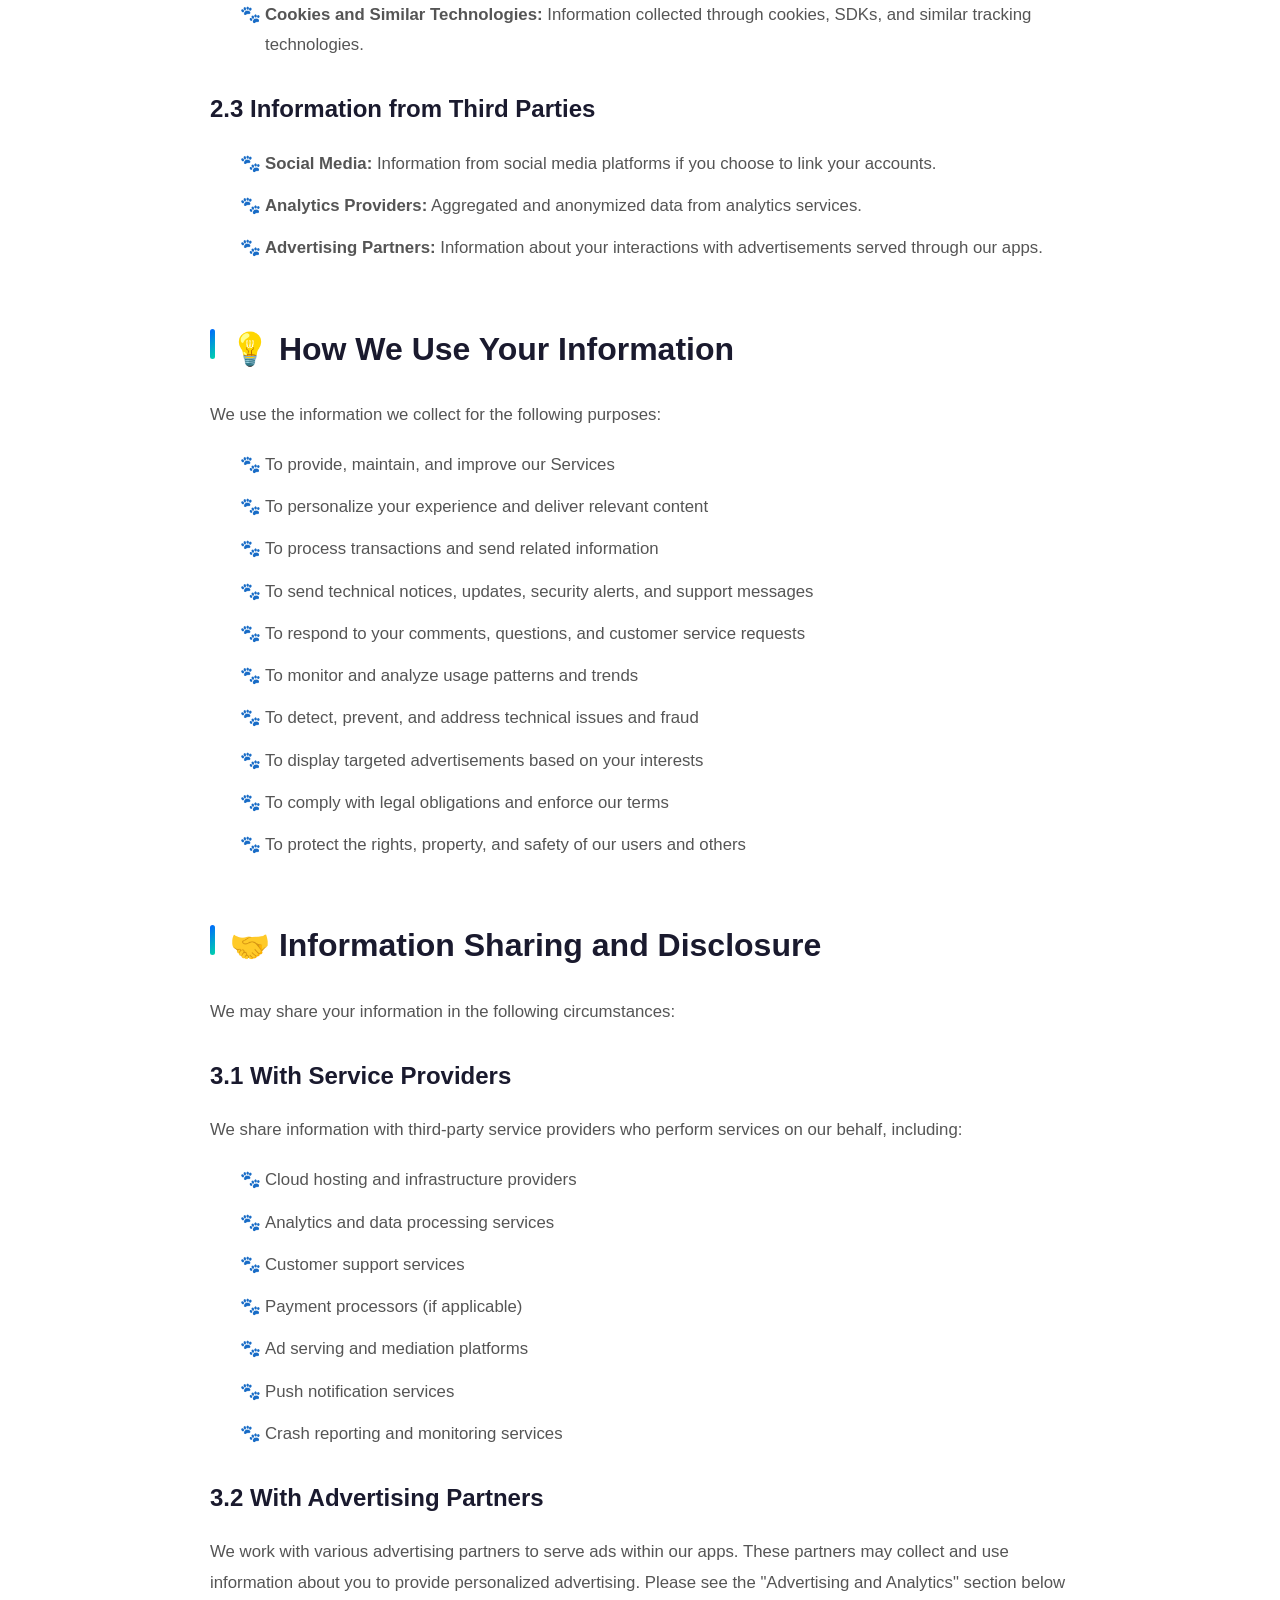
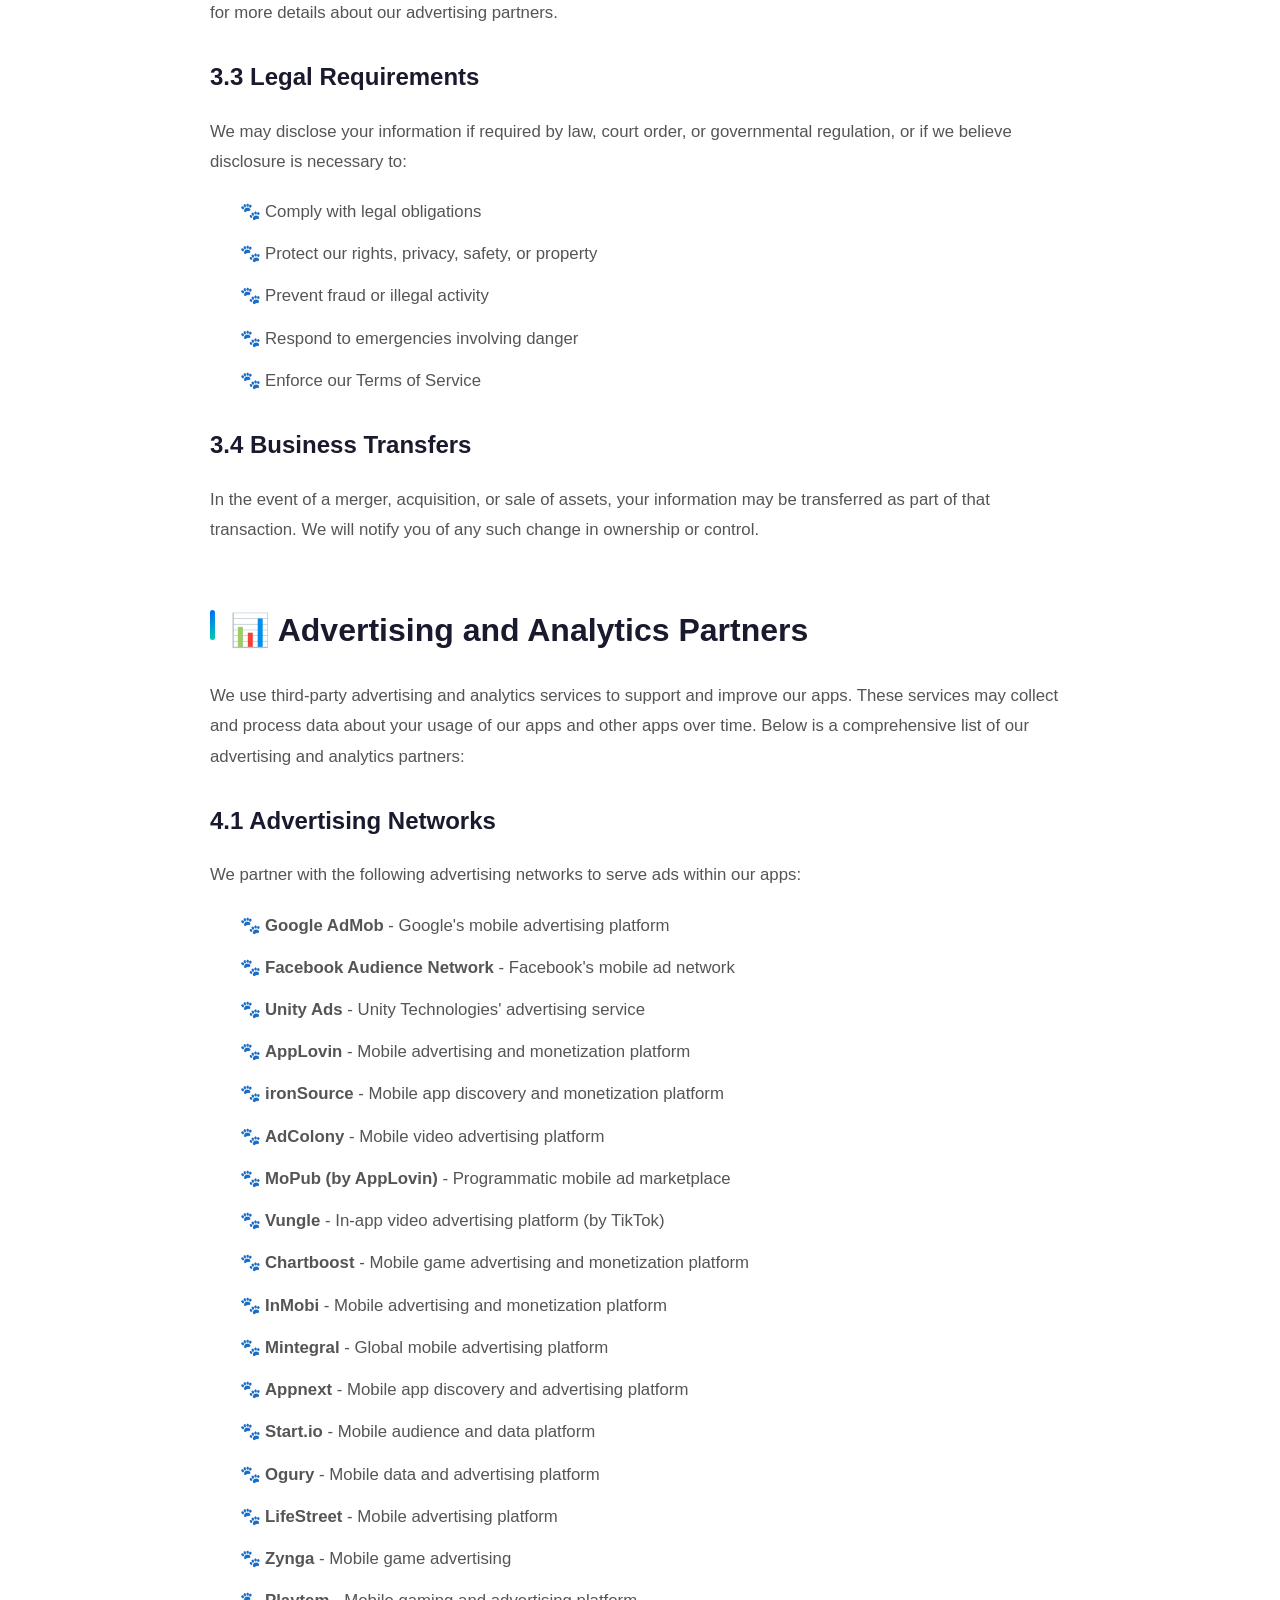
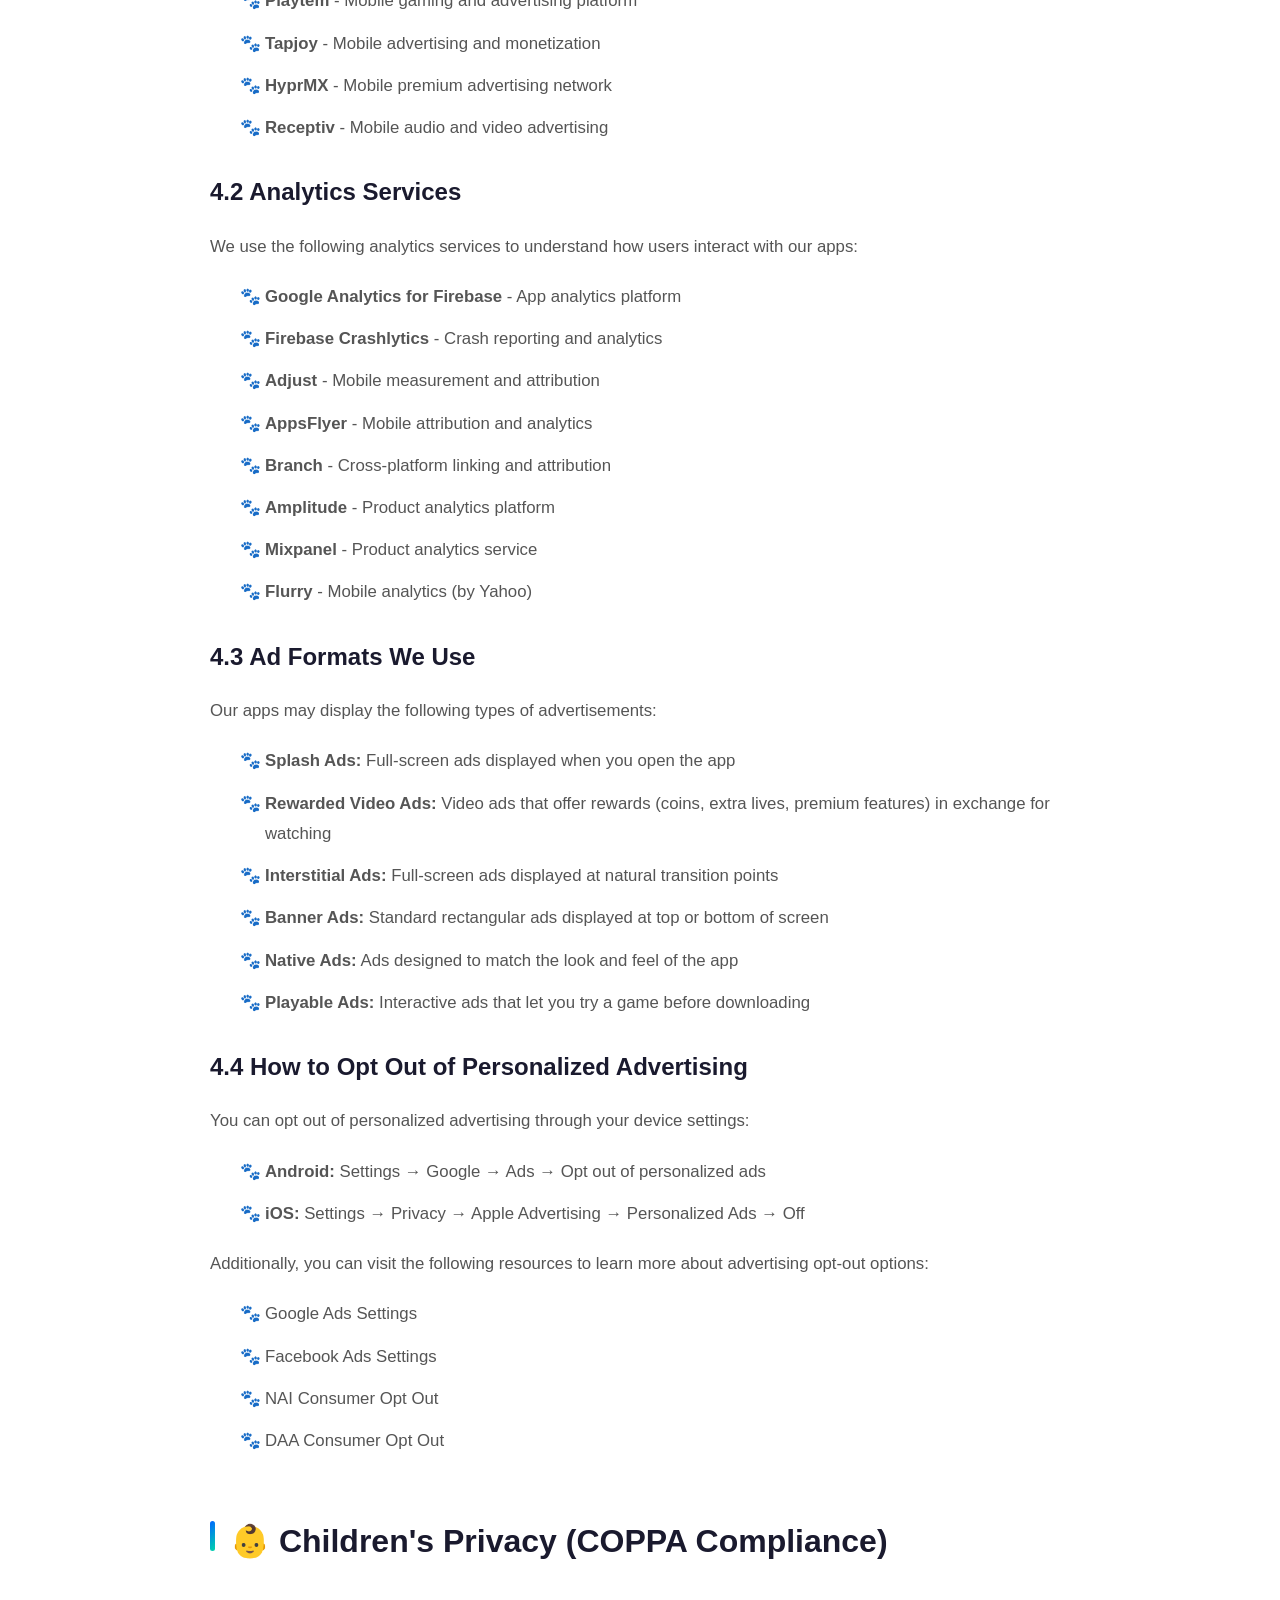
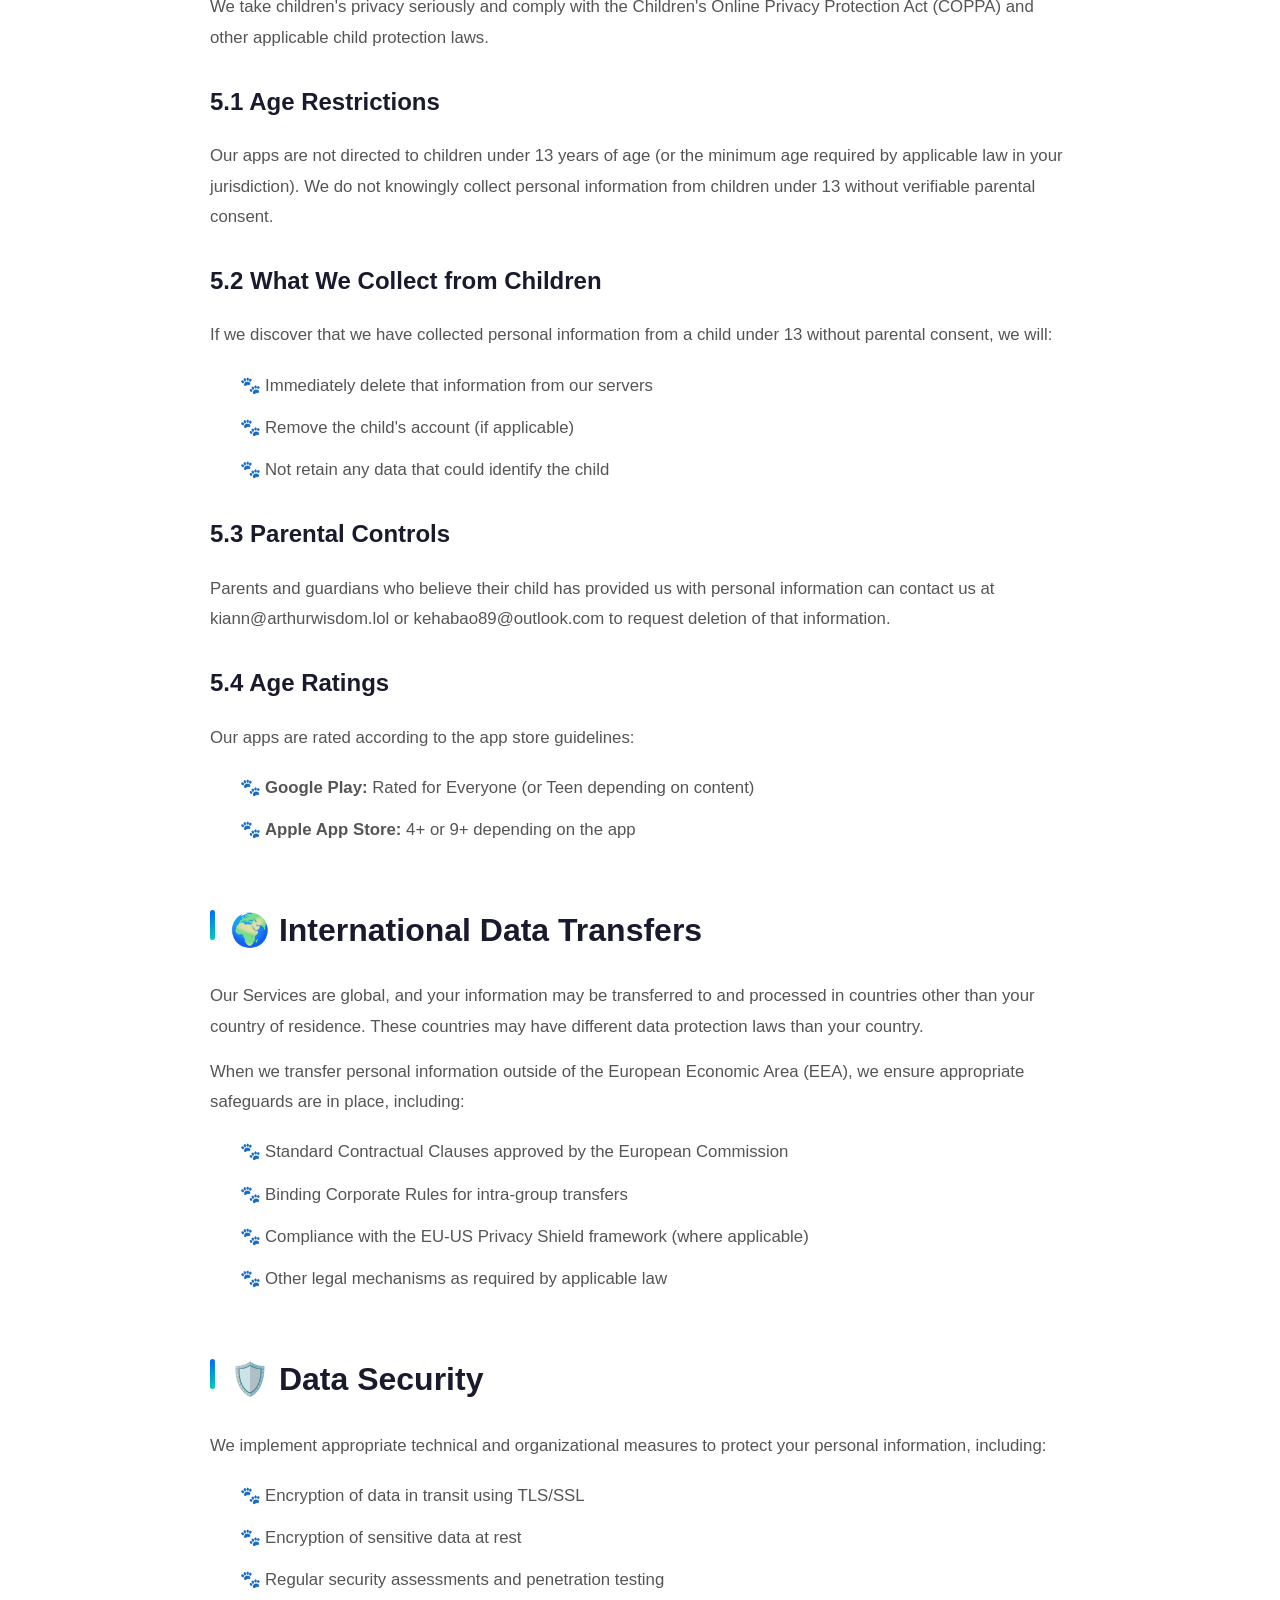
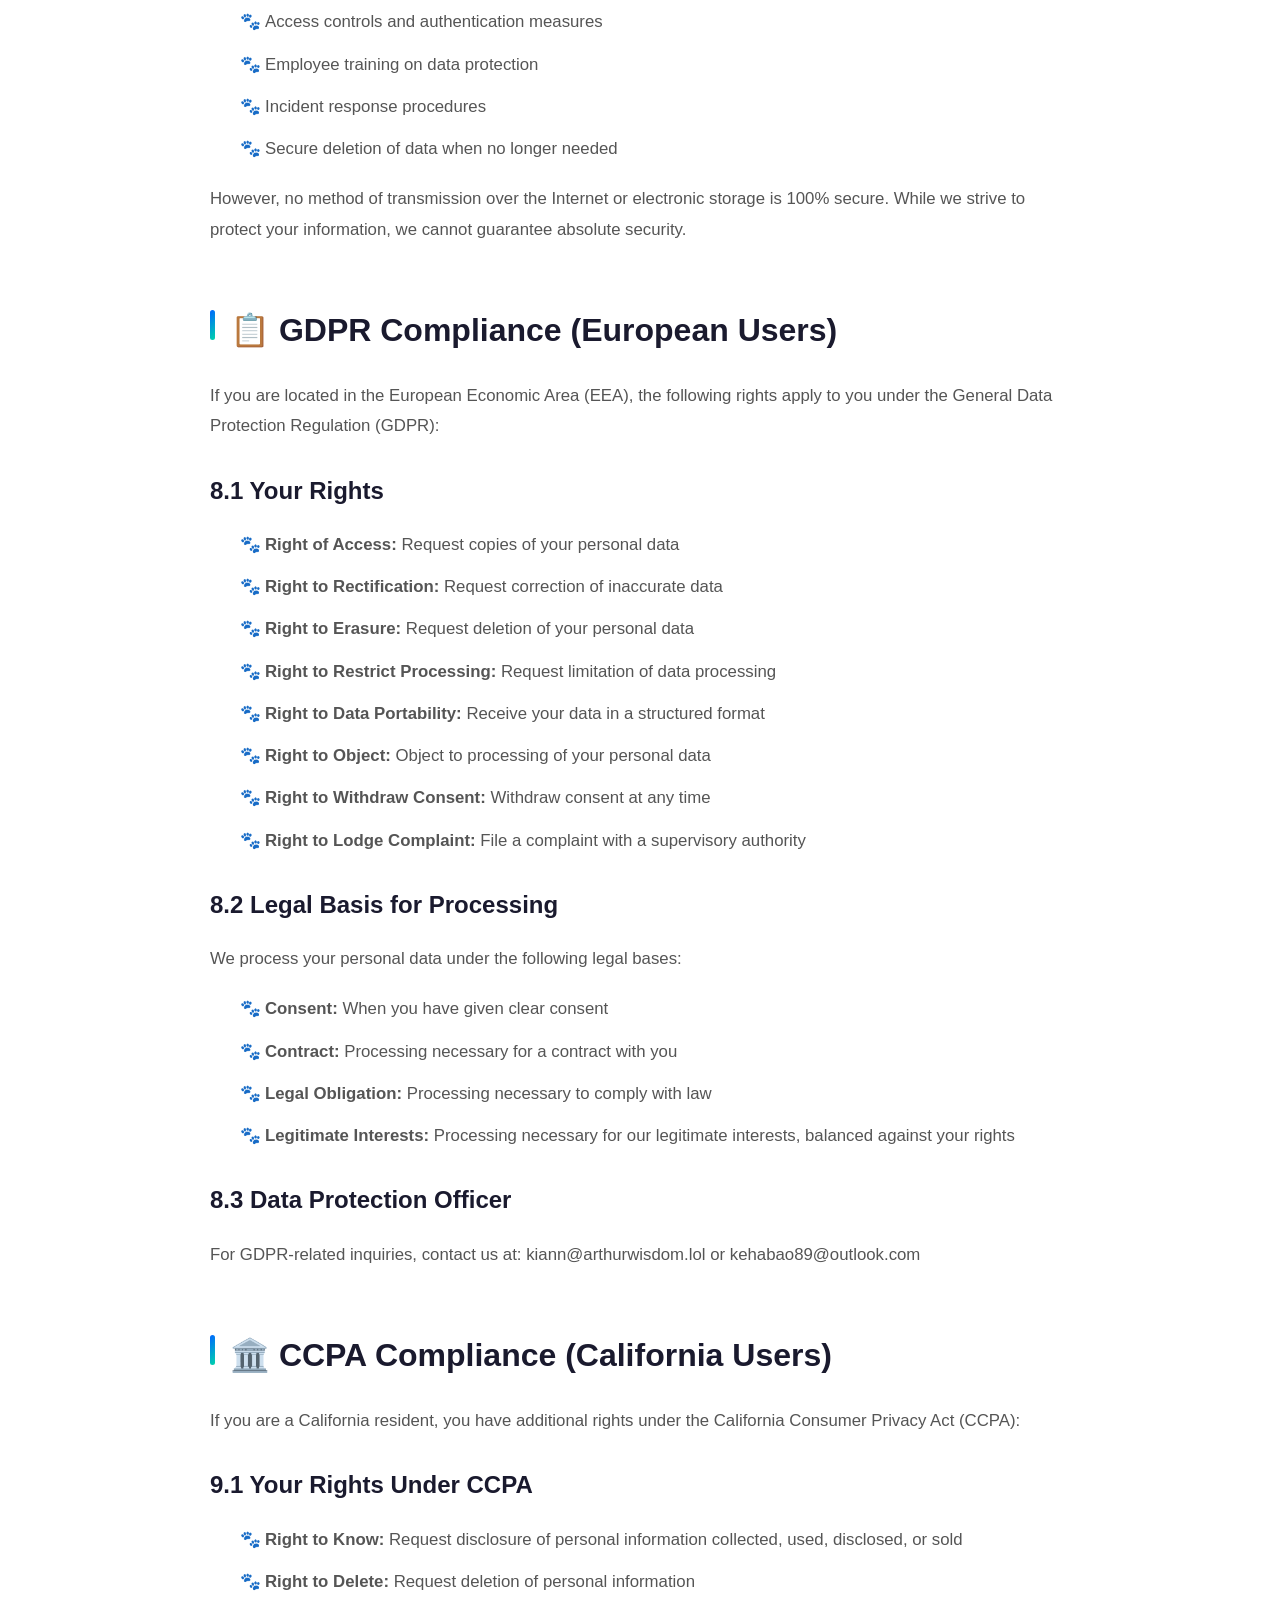
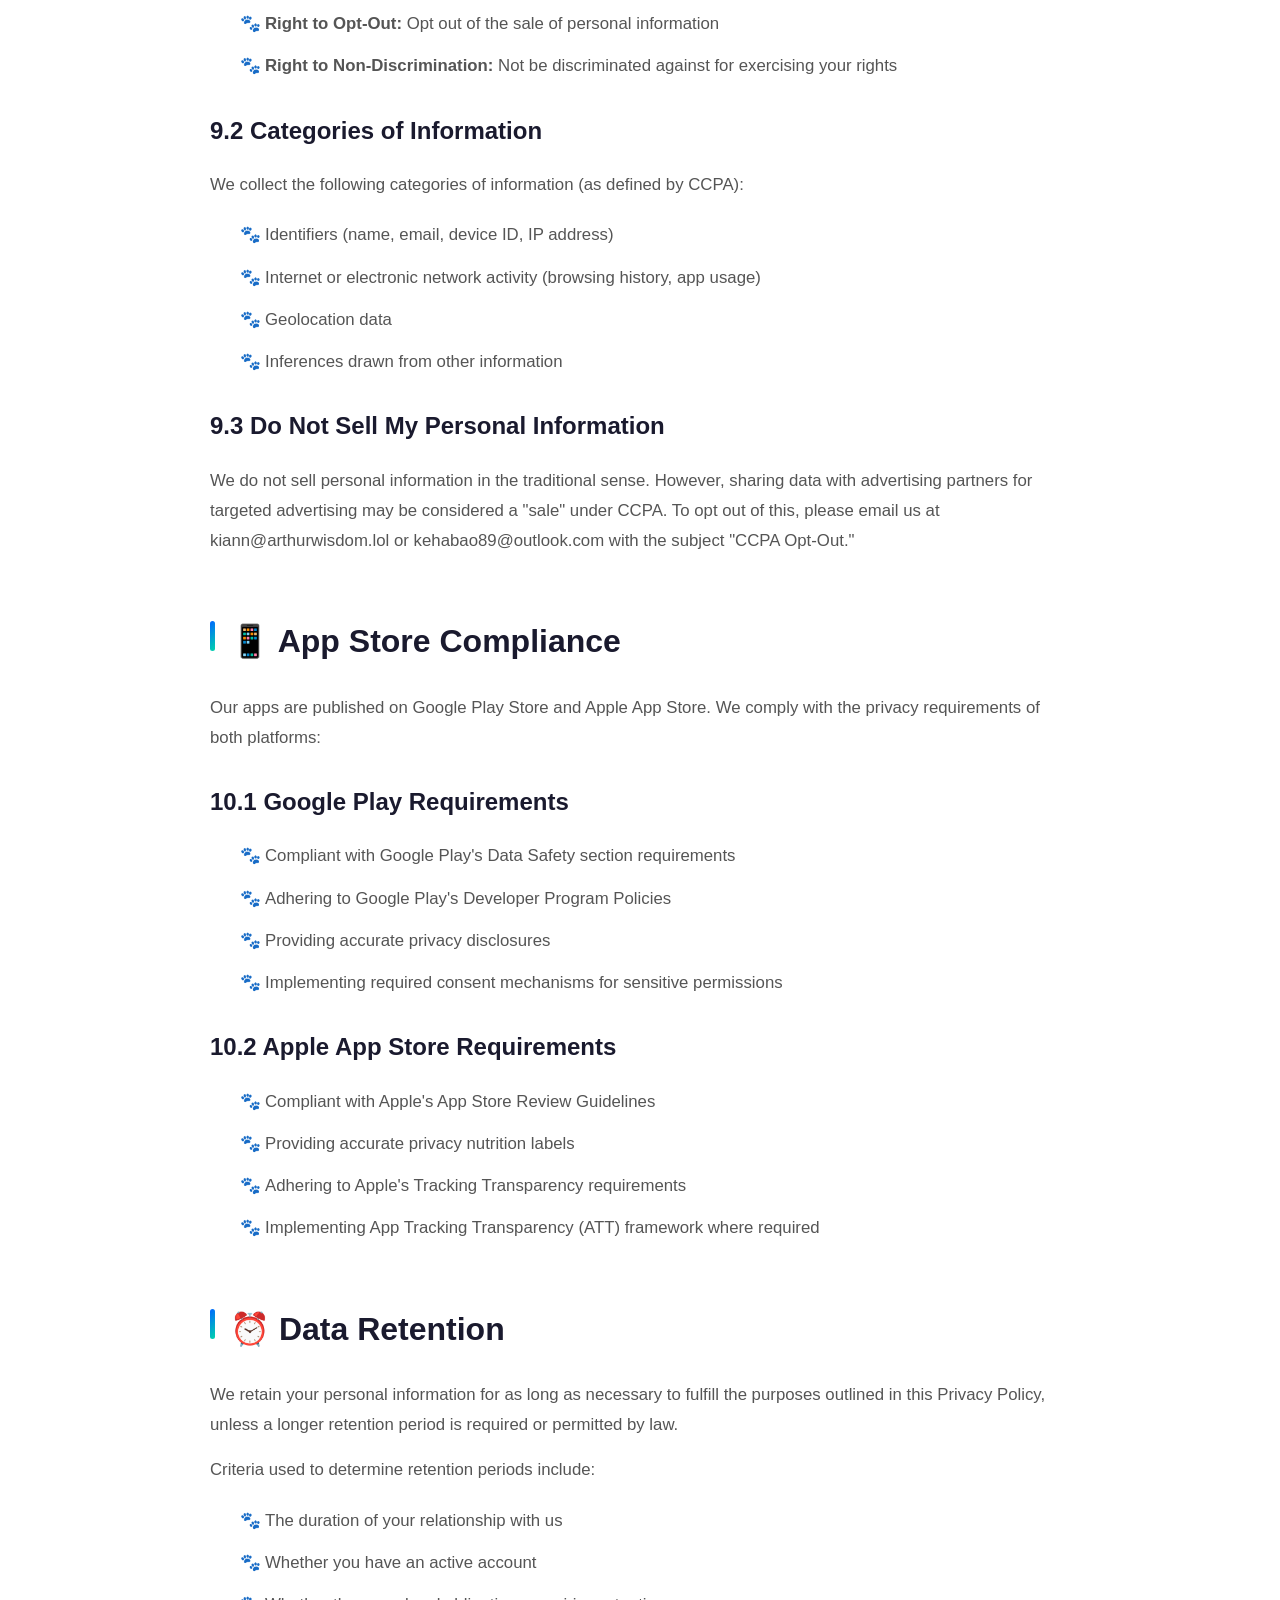
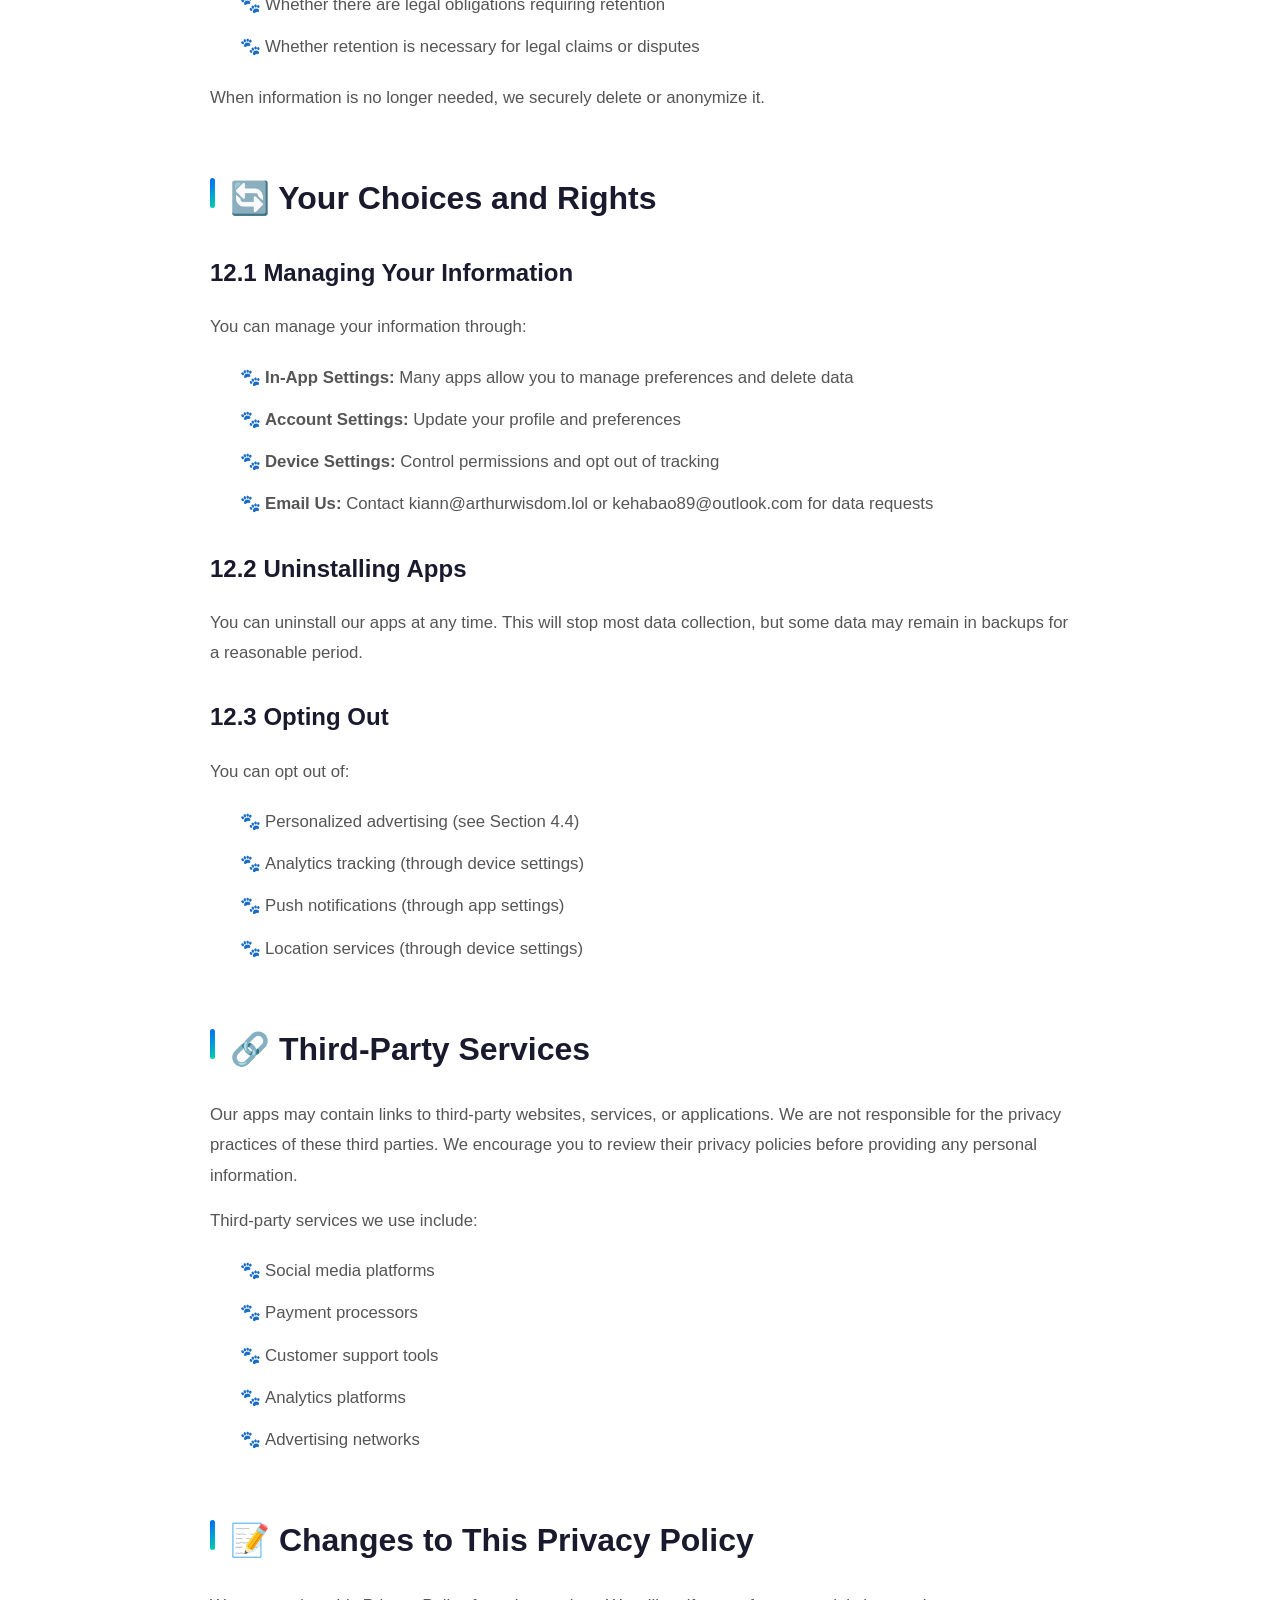
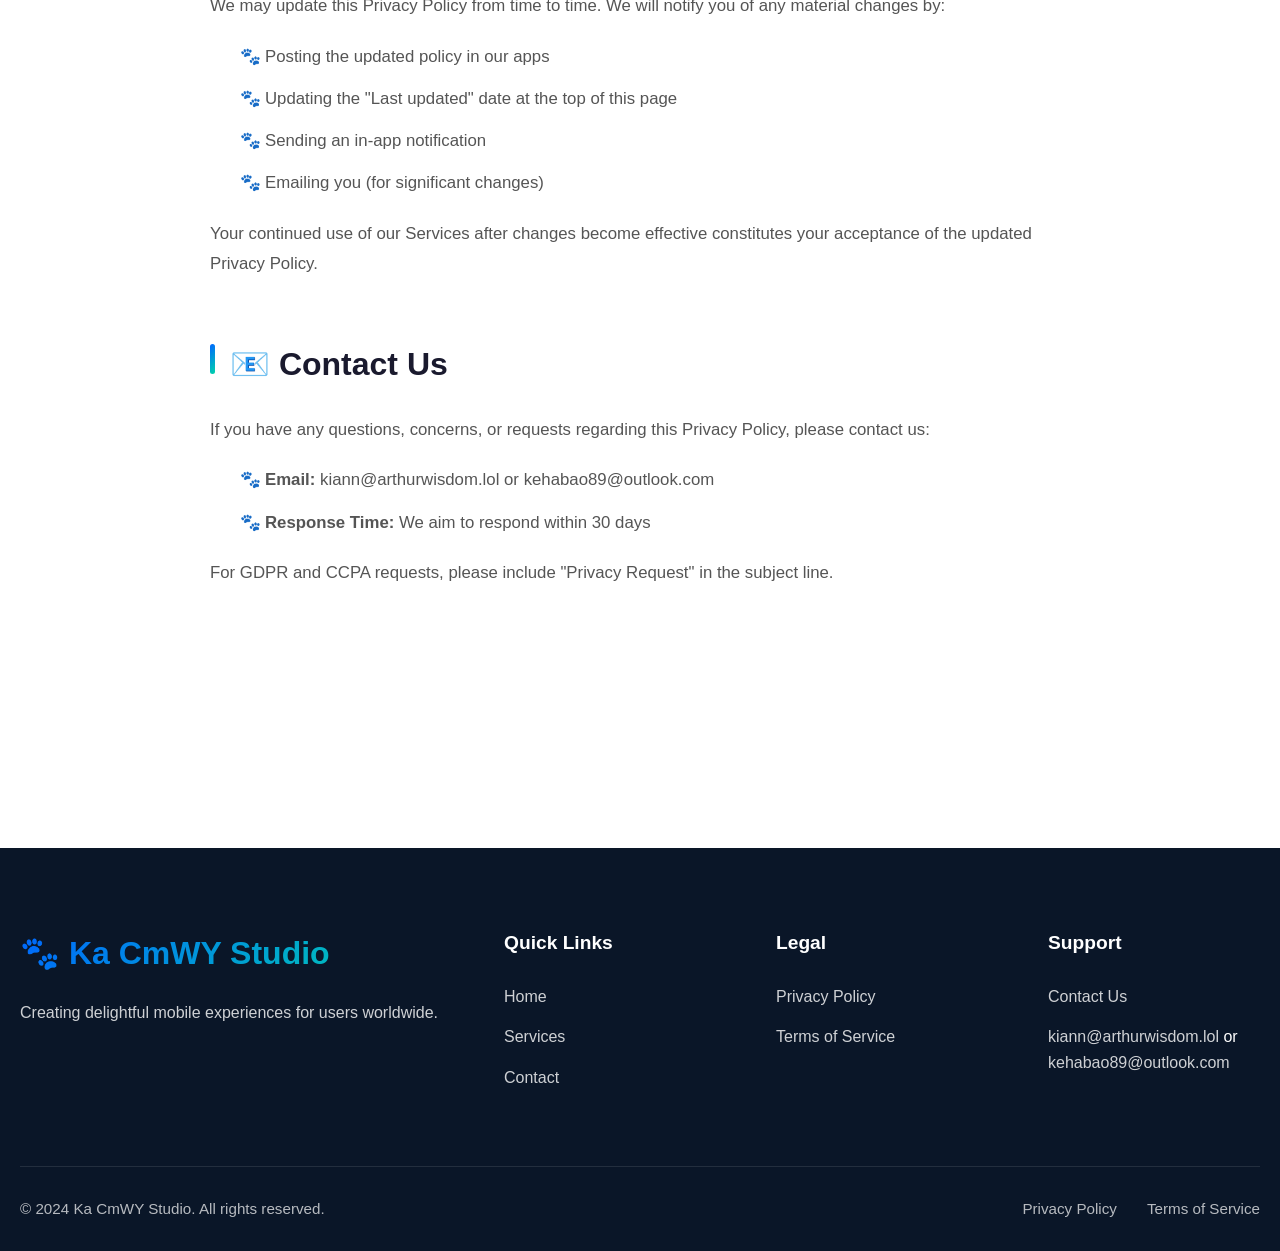
<file: privacy.html>
<!DOCTYPE html>
<html lang="en">
<head>
    <meta charset="UTF-8">
    <meta name="viewport" content="width=device-width, initial-scale=1.0">
    <meta http-equiv="Strict-Transport-Security" content="max-age=31536000; includeSubDomains; preload">
    <meta name="description" content="Privacy Policy - Ka CmWY Studio. Learn how we collect, use, and protect your personal information across our mobile applications.">
    <meta name="robots" content="noindex, nofollow">
    
    <link rel="canonical" href="https://kacmwy.com/privacy.html">
    
    <title>Privacy Policy - Ka CmWY Studio</title>
    
    <link rel="icon" type="image/svg+xml" href="data:image/svg+xml,<svg xmlns='http://www.w3.org/2000/svg' viewBox='0 0 100 100'><text y='.9em' font-size='90'>🐾</text></svg>">
    <link rel="stylesheet" href="css/style.css">
</head>
<body>
    <!-- Navigation -->
    <nav class="navbar">
        <div class="nav-container">
            <a href="/" class="logo">
                <svg viewBox="0 0 100 100" width="50" height="50">
                    <circle cx="50" cy="50" r="45" fill="url(#logoGradient)"/>
                    <ellipse cx="35" cy="35" rx="8" ry="10" fill="white"/>
                    <ellipse cx="65" cy="35" rx="8" ry="10" fill="white"/>
                    <circle cx="35" cy="35" r="4" fill="#1A1A2E" class="animal-eyes"/>
                    <circle cx="65" cy="35" r="4" fill="#1A1A2E" class="animal-eyes"/>
                    <path d="M35 60 Q50 75 65 60" stroke="white" stroke-width="4" fill="none" stroke-linecap="round"/>
                    <ellipse cx="20" cy="20" rx="12" ry="15" fill="url(#logoGradient)" opacity="0.8"/>
                    <ellipse cx="80" cy="20" rx="12" ry="15" fill="url(#logoGradient)" opacity="0.8"/>
                    <defs>
                        <linearGradient id="logoGradient" x1="0%" y1="0%" x2="100%" y2="100%">
                            <stop offset="0%" style="stop-color:#0066FF"/>
                            <stop offset="100%" style="stop-color:#00D4AA"/>
                        </linearGradient>
                    </defs>
                </svg>
                Ka CmWY
            </a>
            
            <div class="nav-links">
                <a href="/">Home</a>
                <a href="services.html">Services</a>
                <a href="contact.html">Contact</a>
                <a href="privacy.html">Privacy Policy</a>
                <a href="terms.html">Terms of Service</a>
            </div>
            
            <div class="nav-toggle">
                <span></span>
                <span></span>
                <span></span>
            </div>
        </div>
    </nav>

    <!-- Page Header -->
    <header class="page-header">
        <h1>🔒 Privacy Policy</h1>
        <p>Last updated: August 15, 2024</p>
    </header>

    <!-- Privacy Policy Content -->
    <section class="section" style="background: var(--text-light);">
        <div class="legal-content">
            
            <div class="legal-section">
                <h2>🐾 Introduction</h2>
                <p>
                    Ka CmWY Studio ("we," "our," or "us") is committed to protecting your privacy. This Privacy Policy explains how we collect, use, disclose, and safeguard your information when you use our mobile applications, websites, and related services (collectively, the "Services").
                </p>
                <p>
                    Please read this Privacy Policy carefully. By using our Services, you consent to the practices described in this policy. If you do not agree with the terms of this Privacy Policy, please do not use our Services.
                </p>
            </div>

            <div class="legal-section">
                <h2>📱 Information We Collect</h2>
                
                <h3>2.1 Information You Provide</h3>
                <ul>
                    <li><strong>Account Information:</strong> When you create an account, we may collect your name, email address, and profile information.</li>
                    <li><strong>User Content:</strong> Any content you create, upload, or share through our apps, such as game scores, settings, and preferences.</li>
                    <li><strong>Communications:</strong> Information you provide when contacting us for support or feedback.</li>
                    <li><strong>Survey Responses:</strong> Information provided in response to surveys or promotional activities.</li>
                </ul>

                <h3>2.2 Automatically Collected Information</h3>
                <ul>
                    <li><strong>Device Information:</strong> Device type, operating system, unique device identifiers, and mobile network information.</li>
                    <li><strong>Usage Data:</strong> App usage patterns, features accessed, gameplay data, session duration, and interaction data.</li>
                    <li><strong>Log Data:</strong> IP address, browser type, pages visited, time spent on pages, and other diagnostic data.</li>
                    <li><strong>Location Data:</strong> Approximate geographic location based on IP address or device settings (with your consent).</li>
                    <li><strong>Cookies and Similar Technologies:</strong> Information collected through cookies, SDKs, and similar tracking technologies.</li>
                </ul>

                <h3>2.3 Information from Third Parties</h3>
                <ul>
                    <li><strong>Social Media:</strong> Information from social media platforms if you choose to link your accounts.</li>
                    <li><strong>Analytics Providers:</strong> Aggregated and anonymized data from analytics services.</li>
                    <li><strong>Advertising Partners:</strong> Information about your interactions with advertisements served through our apps.</li>
                </ul>
            </div>

            <div class="legal-section">
                <h2>💡 How We Use Your Information</h2>
                <p>We use the information we collect for the following purposes:</p>
                <ul>
                    <li>To provide, maintain, and improve our Services</li>
                    <li>To personalize your experience and deliver relevant content</li>
                    <li>To process transactions and send related information</li>
                    <li>To send technical notices, updates, security alerts, and support messages</li>
                    <li>To respond to your comments, questions, and customer service requests</li>
                    <li>To monitor and analyze usage patterns and trends</li>
                    <li>To detect, prevent, and address technical issues and fraud</li>
                    <li>To display targeted advertisements based on your interests</li>
                    <li>To comply with legal obligations and enforce our terms</li>
                    <li>To protect the rights, property, and safety of our users and others</li>
                </ul>
            </div>

            <div class="legal-section">
                <h2>🤝 Information Sharing and Disclosure</h2>
                <p>We may share your information in the following circumstances:</p>
                
                <h3>3.1 With Service Providers</h3>
                <p>We share information with third-party service providers who perform services on our behalf, including:</p>
                <ul>
                    <li>Cloud hosting and infrastructure providers</li>
                    <li>Analytics and data processing services</li>
                    <li>Customer support services</li>
                    <li>Payment processors (if applicable)</li>
                    <li>Ad serving and mediation platforms</li>
                    <li>Push notification services</li>
                    <li>Crash reporting and monitoring services</li>
                </ul>

                <h3>3.2 With Advertising Partners</h3>
                <p>We work with various advertising partners to serve ads within our apps. These partners may collect and use information about you to provide personalized advertising. Please see the "Advertising and Analytics" section below for more details about our advertising partners.</p>

                <h3>3.3 Legal Requirements</h3>
                <p>We may disclose your information if required by law, court order, or governmental regulation, or if we believe disclosure is necessary to:</p>
                <ul>
                    <li>Comply with legal obligations</li>
                    <li>Protect our rights, privacy, safety, or property</li>
                    <li>Prevent fraud or illegal activity</li>
                    <li>Respond to emergencies involving danger</li>
                    <li>Enforce our Terms of Service</li>
                </ul>

                <h3>3.4 Business Transfers</h3>
                <p>In the event of a merger, acquisition, or sale of assets, your information may be transferred as part of that transaction. We will notify you of any such change in ownership or control.</p>
            </div>

            <div class="legal-section">
                <h2>📊 Advertising and Analytics Partners</h2>
                <p>We use third-party advertising and analytics services to support and improve our apps. These services may collect and process data about your usage of our apps and other apps over time. Below is a comprehensive list of our advertising and analytics partners:</p>

                <h3>4.1 Advertising Networks</h3>
                <p>We partner with the following advertising networks to serve ads within our apps:</p>
                <ul>
                    <li><strong>Google AdMob</strong> - Google's mobile advertising platform</li>
                    <li><strong>Facebook Audience Network</strong> - Facebook's mobile ad network</li>
                    <li><strong>Unity Ads</strong> - Unity Technologies' advertising service</li>
                    <li><strong>AppLovin</strong> - Mobile advertising and monetization platform</li>
                    <li><strong>ironSource</strong> - Mobile app discovery and monetization platform</li>
                    <li><strong>AdColony</strong> - Mobile video advertising platform</li>
                    <li><strong>MoPub (by AppLovin)</strong> - Programmatic mobile ad marketplace</li>
                    <li><strong>Vungle</strong> - In-app video advertising platform (by TikTok)</li>
                    <li><strong>Chartboost</strong> - Mobile game advertising and monetization platform</li>
                    <li><strong>InMobi</strong> - Mobile advertising and monetization platform</li>
                    <li><strong>Mintegral</strong> - Global mobile advertising platform</li>
                    <li><strong>Appnext</strong> - Mobile app discovery and advertising platform</li>
                    <li><strong>Start.io</strong> - Mobile audience and data platform</li>
                    <li><strong>Ogury</strong> - Mobile data and advertising platform</li>
                    <li><strong>LifeStreet</strong> - Mobile advertising platform</li>
                    <li><strong>Zynga</strong> - Mobile game advertising</li>
                    <li><strong>Playtem</strong> - Mobile gaming and advertising platform</li>
                    <li><strong>Tapjoy</strong> - Mobile advertising and monetization</li>
                    <li><strong>HyprMX</strong> - Mobile premium advertising network</li>
                    <li><strong>Receptiv</strong> - Mobile audio and video advertising</li>
                </ul>

                <h3>4.2 Analytics Services</h3>
                <p>We use the following analytics services to understand how users interact with our apps:</p>
                <ul>
                    <li><strong>Google Analytics for Firebase</strong> - App analytics platform</li>
                    <li><strong>Firebase Crashlytics</strong> - Crash reporting and analytics</li>
                    <li><strong>Adjust</strong> - Mobile measurement and attribution</li>
                    <li><strong>AppsFlyer</strong> - Mobile attribution and analytics</li>
                    <li><strong>Branch</strong> - Cross-platform linking and attribution</li>
                    <li><strong>Amplitude</strong> - Product analytics platform</li>
                    <li><strong>Mixpanel</strong> - Product analytics service</li>
                    <li><strong>Flurry</strong> - Mobile analytics (by Yahoo)</li>
                </ul>

                <h3>4.3 Ad Formats We Use</h3>
                <p>Our apps may display the following types of advertisements:</p>
                <ul>
                    <li><strong>Splash Ads:</strong> Full-screen ads displayed when you open the app</li>
                    <li><strong>Rewarded Video Ads:</strong> Video ads that offer rewards (coins, extra lives, premium features) in exchange for watching</li>
                    <li><strong>Interstitial Ads:</strong> Full-screen ads displayed at natural transition points</li>
                    <li><strong>Banner Ads:</strong> Standard rectangular ads displayed at top or bottom of screen</li>
                    <li><strong>Native Ads:</strong> Ads designed to match the look and feel of the app</li>
                    <li><strong>Playable Ads:</strong> Interactive ads that let you try a game before downloading</li>
                </ul>

                <h3>4.4 How to Opt Out of Personalized Advertising</h3>
                <p>You can opt out of personalized advertising through your device settings:</p>
                <ul>
                    <li><strong>Android:</strong> Settings → Google → Ads → Opt out of personalized ads</li>
                    <li><strong>iOS:</strong> Settings → Privacy → Apple Advertising → Personalized Ads → Off</li>
                </ul>
                <p>Additionally, you can visit the following resources to learn more about advertising opt-out options:</p>
                <ul>
                    <li><a href="https://www.google.com/settings/ads" target="_blank" rel="noopener">Google Ads Settings</a></li>
                    <li><a href="https://www.facebook.com/help/769639729140869" target="_blank" rel="noopener">Facebook Ads Settings</a></li>
                    <li><a href="https://www.networkadvertising.org/choices/" target="_blank" rel="noopener">NAI Consumer Opt Out</a></li>
                    <li><a href="https://optout.aboutads.info/" target="_blank" rel="noopener">DAA Consumer Opt Out</a></li>
                </ul>
            </div>

            <div class="legal-section">
                <h2>👶 Children's Privacy (COPPA Compliance)</h2>
                <p>We take children's privacy seriously and comply with the Children's Online Privacy Protection Act (COPPA) and other applicable child protection laws.</p>
                
                <h3>5.1 Age Restrictions</h3>
                <p>Our apps are not directed to children under 13 years of age (or the minimum age required by applicable law in your jurisdiction). We do not knowingly collect personal information from children under 13 without verifiable parental consent.</p>

                <h3>5.2 What We Collect from Children</h3>
                <p>If we discover that we have collected personal information from a child under 13 without parental consent, we will:</p>
                <ul>
                    <li>Immediately delete that information from our servers</li>
                    <li>Remove the child's account (if applicable)</li>
                    <li>Not retain any data that could identify the child</li>
                </ul>

                <h3>5.3 Parental Controls</h3>
                <p>Parents and guardians who believe their child has provided us with personal information can contact us at <a href="mailto:kiann@arthurwisdom.lol">kiann@arthurwisdom.lol</a> or <a href="kehabao89@outlook.com">kehabao89@outlook.com</a> to request deletion of that information.</p>

                <h3>5.4 Age Ratings</h3>
                <p>Our apps are rated according to the app store guidelines:</p>
                <ul>
                    <li><strong>Google Play:</strong> Rated for Everyone (or Teen depending on content)</li>
                    <li><strong>Apple App Store:</strong> 4+ or 9+ depending on the app</li>
                </ul>
            </div>

            <div class="legal-section">
                <h2>🌍 International Data Transfers</h2>
                <p>Our Services are global, and your information may be transferred to and processed in countries other than your country of residence. These countries may have different data protection laws than your country.</p>
                
                <p>When we transfer personal information outside of the European Economic Area (EEA), we ensure appropriate safeguards are in place, including:</p>
                <ul>
                    <li>Standard Contractual Clauses approved by the European Commission</li>
                    <li>Binding Corporate Rules for intra-group transfers</li>
                    <li>Compliance with the EU-US Privacy Shield framework (where applicable)</li>
                    <li>Other legal mechanisms as required by applicable law</li>
                </ul>
            </div>

            <div class="legal-section">
                <h2>🛡️ Data Security</h2>
                <p>We implement appropriate technical and organizational measures to protect your personal information, including:</p>
                <ul>
                    <li>Encryption of data in transit using TLS/SSL</li>
                    <li>Encryption of sensitive data at rest</li>
                    <li>Regular security assessments and penetration testing</li>
                    <li>Access controls and authentication measures</li>
                    <li>Employee training on data protection</li>
                    <li>Incident response procedures</li>
                    <li>Secure deletion of data when no longer needed</li>
                </ul>
                <p>However, no method of transmission over the Internet or electronic storage is 100% secure. While we strive to protect your information, we cannot guarantee absolute security.</p>
            </div>

            <div class="legal-section">
                <h2>📋 GDPR Compliance (European Users)</h2>
                <p>If you are located in the European Economic Area (EEA), the following rights apply to you under the General Data Protection Regulation (GDPR):</p>
                
                <h3>8.1 Your Rights</h3>
                <ul>
                    <li><strong>Right of Access:</strong> Request copies of your personal data</li>
                    <li><strong>Right to Rectification:</strong> Request correction of inaccurate data</li>
                    <li><strong>Right to Erasure:</strong> Request deletion of your personal data</li>
                    <li><strong>Right to Restrict Processing:</strong> Request limitation of data processing</li>
                    <li><strong>Right to Data Portability:</strong> Receive your data in a structured format</li>
                    <li><strong>Right to Object:</strong> Object to processing of your personal data</li>
                    <li><strong>Right to Withdraw Consent:</strong> Withdraw consent at any time</li>
                    <li><strong>Right to Lodge Complaint:</strong> File a complaint with a supervisory authority</li>
                </ul>

                <h3>8.2 Legal Basis for Processing</h3>
                <p>We process your personal data under the following legal bases:</p>
                <ul>
                    <li><strong>Consent:</strong> When you have given clear consent</li>
                    <li><strong>Contract:</strong> Processing necessary for a contract with you</li>
                    <li><strong>Legal Obligation:</strong> Processing necessary to comply with law</li>
                    <li><strong>Legitimate Interests:</strong> Processing necessary for our legitimate interests, balanced against your rights</li>
                </ul>

                <h3>8.3 Data Protection Officer</h3>
                <p>For GDPR-related inquiries, contact us at: <a href="mailto:kiann@arthurwisdom.lol">kiann@arthurwisdom.lol</a> or <a href="kehabao89@outlook.com">kehabao89@outlook.com</a></p>
            </div>

            <div class="legal-section">
                <h2>🏛️ CCPA Compliance (California Users)</h2>
                <p>If you are a California resident, you have additional rights under the California Consumer Privacy Act (CCPA):</p>
                
                <h3>9.1 Your Rights Under CCPA</h3>
                <ul>
                    <li><strong>Right to Know:</strong> Request disclosure of personal information collected, used, disclosed, or sold</li>
                    <li><strong>Right to Delete:</strong> Request deletion of personal information</li>
                    <li><strong>Right to Opt-Out:</strong> Opt out of the sale of personal information</li>
                    <li><strong>Right to Non-Discrimination:</strong> Not be discriminated against for exercising your rights</li>
                </ul>

                <h3>9.2 Categories of Information</h3>
                <p>We collect the following categories of information (as defined by CCPA):</p>
                <ul>
                    <li>Identifiers (name, email, device ID, IP address)</li>
                    <li>Internet or electronic network activity (browsing history, app usage)</li>
                    <li>Geolocation data</li>
                    <li>Inferences drawn from other information</li>
                </ul>

                <h3>9.3 Do Not Sell My Personal Information</h3>
                <p>We do not sell personal information in the traditional sense. However, sharing data with advertising partners for targeted advertising may be considered a "sale" under CCPA. To opt out of this, please email us at <a href="mailto:kiann@arthurwisdom.lol">kiann@arthurwisdom.lol</a> or <a href="kehabao89@outlook.com">kehabao89@outlook.com</a> with the subject "CCPA Opt-Out."</p>
            </div>

            <div class="legal-section">
                <h2>📱 App Store Compliance</h2>
                <p>Our apps are published on Google Play Store and Apple App Store. We comply with the privacy requirements of both platforms:</p>

                <h3>10.1 Google Play Requirements</h3>
                <ul>
                    <li>Compliant with Google Play's Data Safety section requirements</li>
                    <li>Adhering to Google Play's Developer Program Policies</li>
                    <li>Providing accurate privacy disclosures</li>
                    <li>Implementing required consent mechanisms for sensitive permissions</li>
                </ul>

                <h3>10.2 Apple App Store Requirements</h3>
                <ul>
                    <li>Compliant with Apple's App Store Review Guidelines</li>
                    <li>Providing accurate privacy nutrition labels</li>
                    <li>Adhering to Apple's Tracking Transparency requirements</li>
                    <li>Implementing App Tracking Transparency (ATT) framework where required</li>
                </ul>
            </div>

            <div class="legal-section">
                <h2>⏰ Data Retention</h2>
                <p>We retain your personal information for as long as necessary to fulfill the purposes outlined in this Privacy Policy, unless a longer retention period is required or permitted by law.</p>
                <p>Criteria used to determine retention periods include:</p>
                <ul>
                    <li>The duration of your relationship with us</li>
                    <li>Whether you have an active account</li>
                    <li>Whether there are legal obligations requiring retention</li>
                    <li>Whether retention is necessary for legal claims or disputes</li>
                </ul>
                <p>When information is no longer needed, we securely delete or anonymize it.</p>
            </div>

            <div class="legal-section">
                <h2>🔄 Your Choices and Rights</h2>
                
                <h3>12.1 Managing Your Information</h3>
                <p>You can manage your information through:</p>
                <ul>
                    <li><strong>In-App Settings:</strong> Many apps allow you to manage preferences and delete data</li>
                    <li><strong>Account Settings:</strong> Update your profile and preferences</li>
                    <li><strong>Device Settings:</strong> Control permissions and opt out of tracking</li>
                    <li><strong>Email Us:</strong> Contact <a href="mailto:kiann@arthurwisdom.lol">kiann@arthurwisdom.lol</a> or <a href="kehabao89@outlook.com">kehabao89@outlook.com</a> for data requests</li>
                </ul>

                <h3>12.2 Uninstalling Apps</h3>
                <p>You can uninstall our apps at any time. This will stop most data collection, but some data may remain in backups for a reasonable period.</p>

                <h3>12.3 Opting Out</h3>
                <p>You can opt out of:</p>
                <ul>
                    <li>Personalized advertising (see Section 4.4)</li>
                    <li>Analytics tracking (through device settings)</li>
                    <li>Push notifications (through app settings)</li>
                    <li>Location services (through device settings)</li>
                </ul>
            </div>

            <div class="legal-section">
                <h2>🔗 Third-Party Services</h2>
                <p>Our apps may contain links to third-party websites, services, or applications. We are not responsible for the privacy practices of these third parties. We encourage you to review their privacy policies before providing any personal information.</p>
                <p>Third-party services we use include:</p>
                <ul>
                    <li>Social media platforms</li>
                    <li>Payment processors</li>
                    <li>Customer support tools</li>
                    <li>Analytics platforms</li>
                    <li>Advertising networks</li>
                </ul>
            </div>

            <div class="legal-section">
                <h2>📝 Changes to This Privacy Policy</h2>
                <p>We may update this Privacy Policy from time to time. We will notify you of any material changes by:</p>
                <ul>
                    <li>Posting the updated policy in our apps</li>
                    <li>Updating the "Last updated" date at the top of this page</li>
                    <li>Sending an in-app notification</li>
                    <li>Emailing you (for significant changes)</li>
                </ul>
                <p>Your continued use of our Services after changes become effective constitutes your acceptance of the updated Privacy Policy.</p>
            </div>

            <div class="legal-section">
                <h2>📧 Contact Us</h2>
                <p>If you have any questions, concerns, or requests regarding this Privacy Policy, please contact us:</p>
                <ul>
                    <li><strong>Email:</strong> <a href="mailto:kiann@arthurwisdom.lol">kiann@arthurwisdom.lol</a> or <a href="kehabao89@outlook.com">kehabao89@outlook.com</a></li>
                    <li><strong>Response Time:</strong> We aim to respond within 30 days</li>
                </ul>
                <p>For GDPR and CCPA requests, please include "Privacy Request" in the subject line.</p>
            </div>

        </div>
    </section>

    <!-- Footer -->
    <footer class="footer">
        <div class="container">
            <div class="footer-content">
                <div class="footer-brand">
                    <h3>🐾 Ka CmWY Studio</h3>
                    <p>
                        Creating delightful mobile experiences for users worldwide.
                    </p>
                </div>
                
                <div class="footer-links">
                    <h4>Quick Links</h4>
                    <ul>
                        <li><a href="/">Home</a></li>
                        <li><a href="services.html">Services</a></li>
                        <li><a href="contact.html">Contact</a></li>
                    </ul>
                </div>
                
                <div class="footer-links">
                    <h4>Legal</h4>
                    <ul>
                        <li><a href="privacy.html">Privacy Policy</a></li>
                        <li><a href="terms.html">Terms of Service</a></li>
                    </ul>
                </div>
                
                <div class="footer-links">
                    <h4>Support</h4>
                    <ul>
                        <li><a href="contact.html">Contact Us</a></li>
                        <li><a href="mailto:kiann@arthurwisdom.lol">kiann@arthurwisdom.lol</a> or <a href="kehabao89@outlook.com">kehabao89@outlook.com</a></li>
                    </ul>
                </div>
            </div>
            
            <div class="footer-bottom">
                <p>&copy; 2024 Ka CmWY Studio. All rights reserved.</p>
                <div class="legal-links">
                    <a href="privacy.html">Privacy Policy</a>
                    <a href="terms.html">Terms of Service</a>
                </div>
            </div>
        </div>
    </footer>

    <script src="js/main.js"></script>
</body>
</html>
</file>
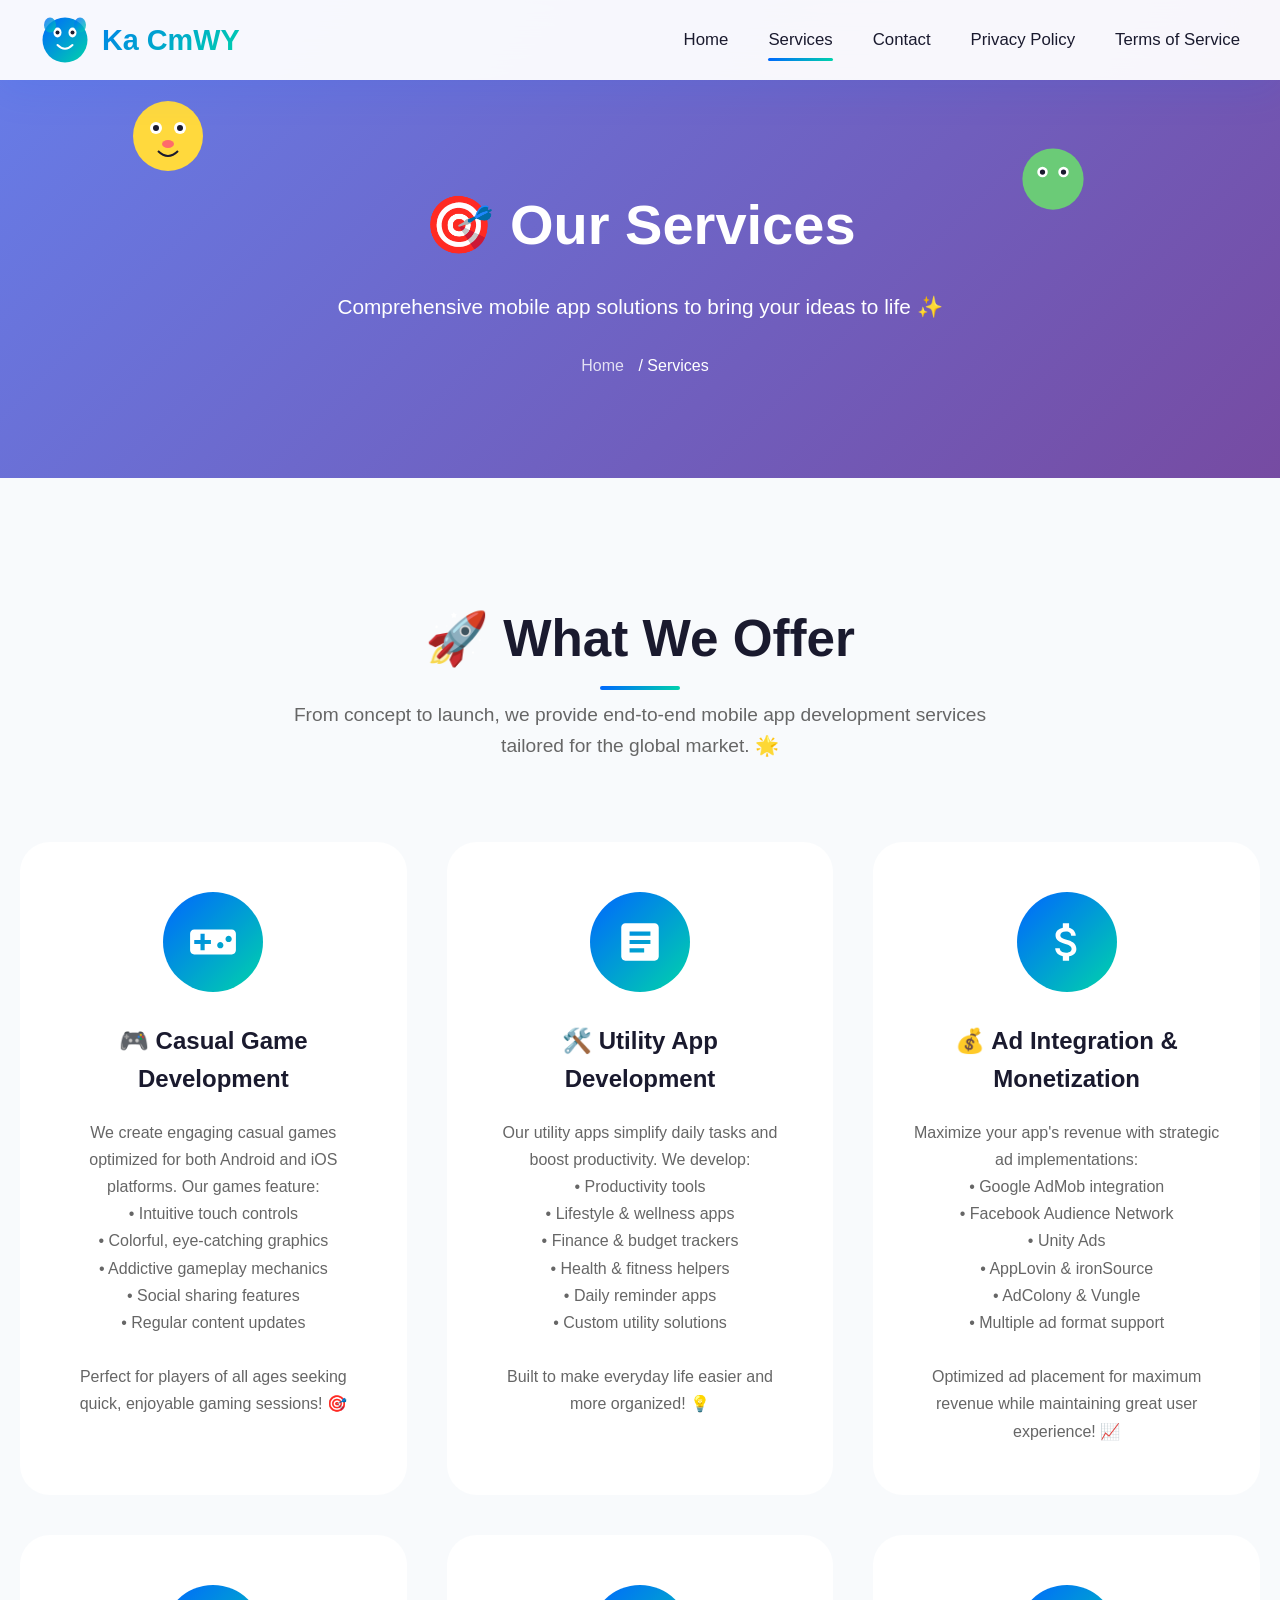
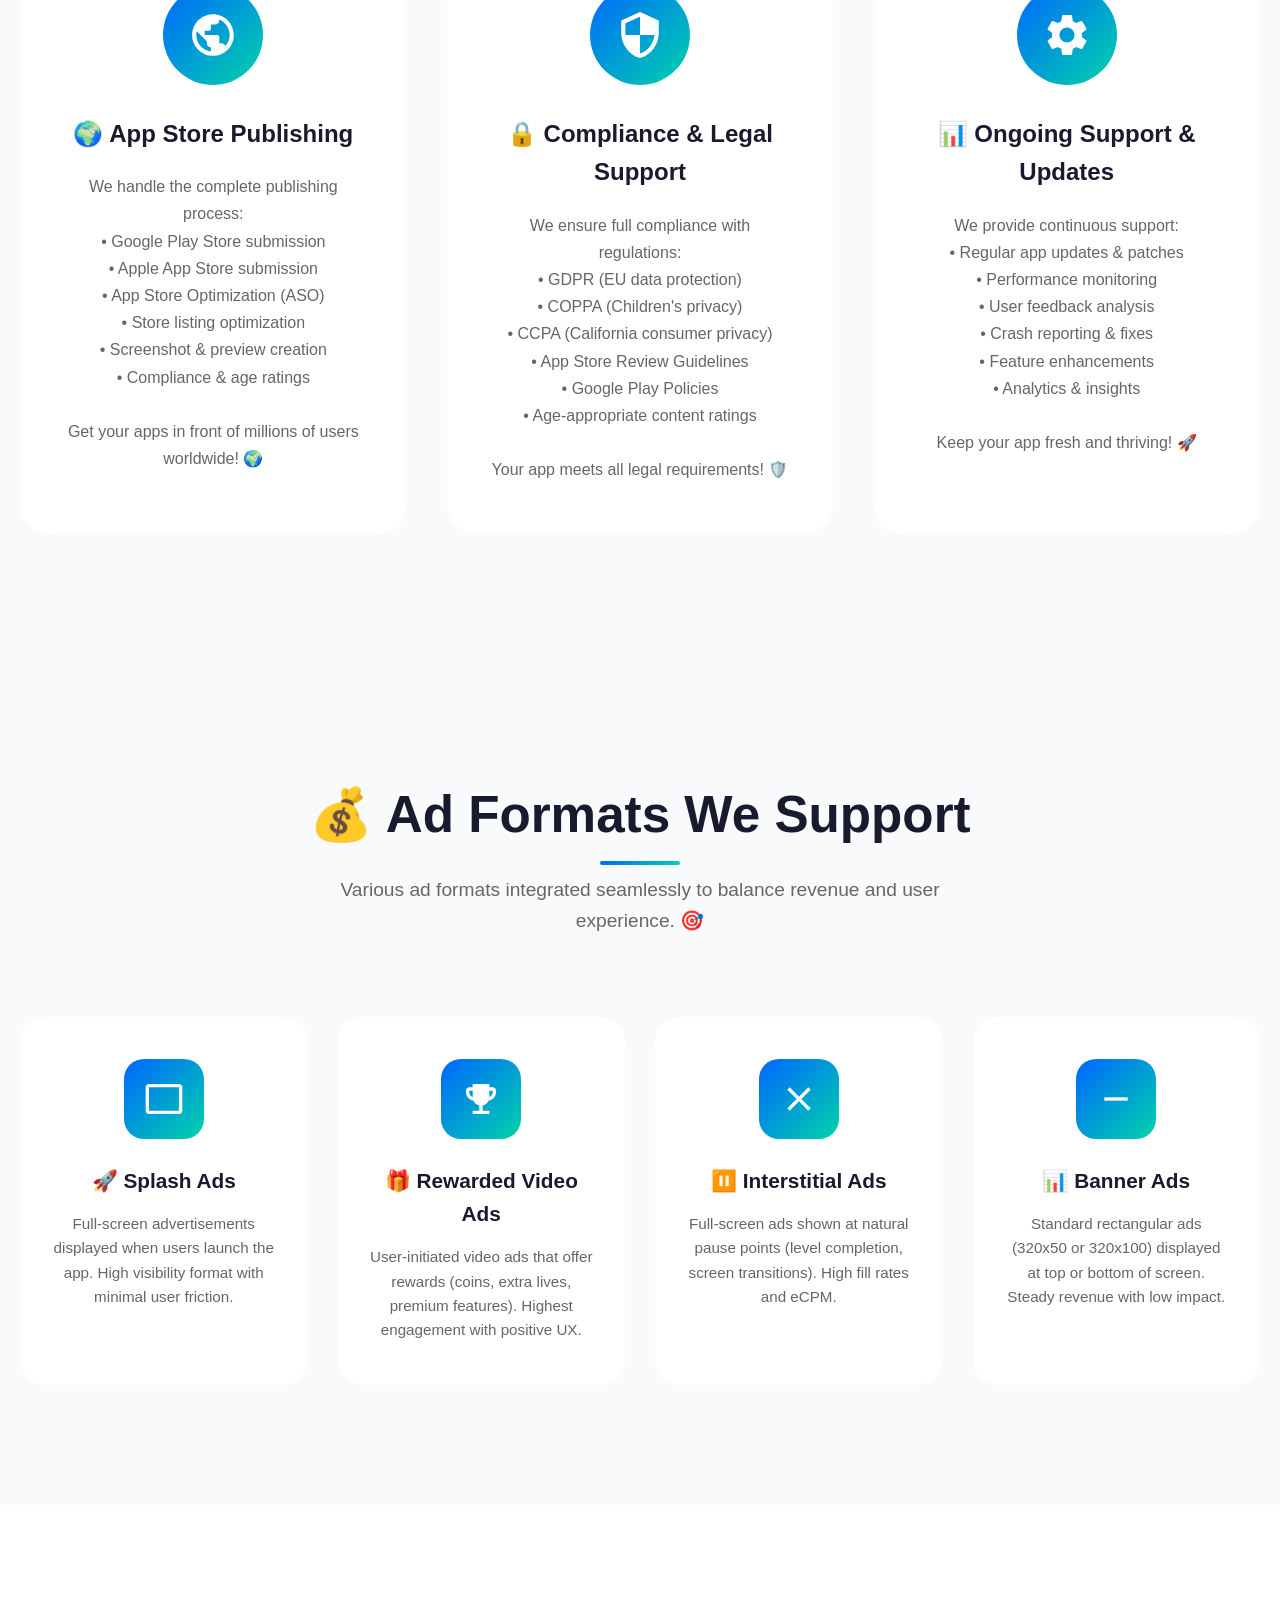
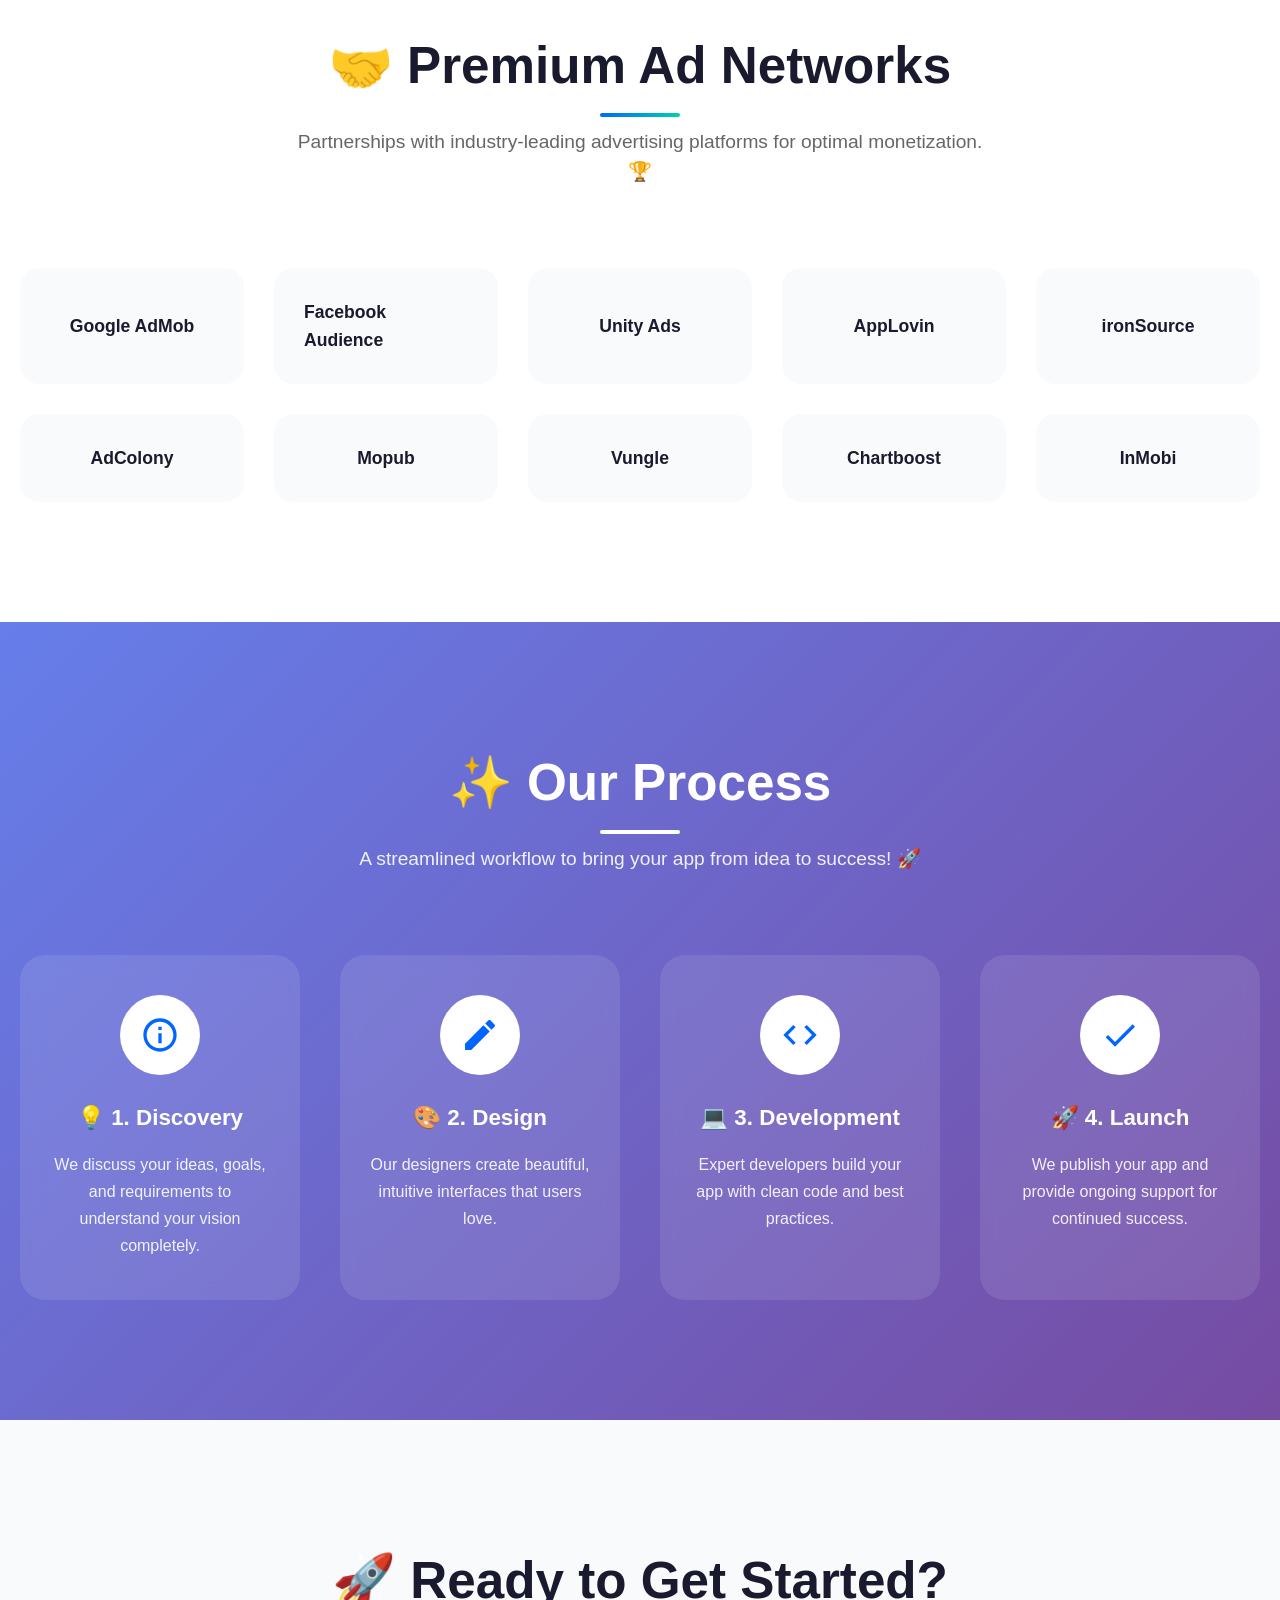
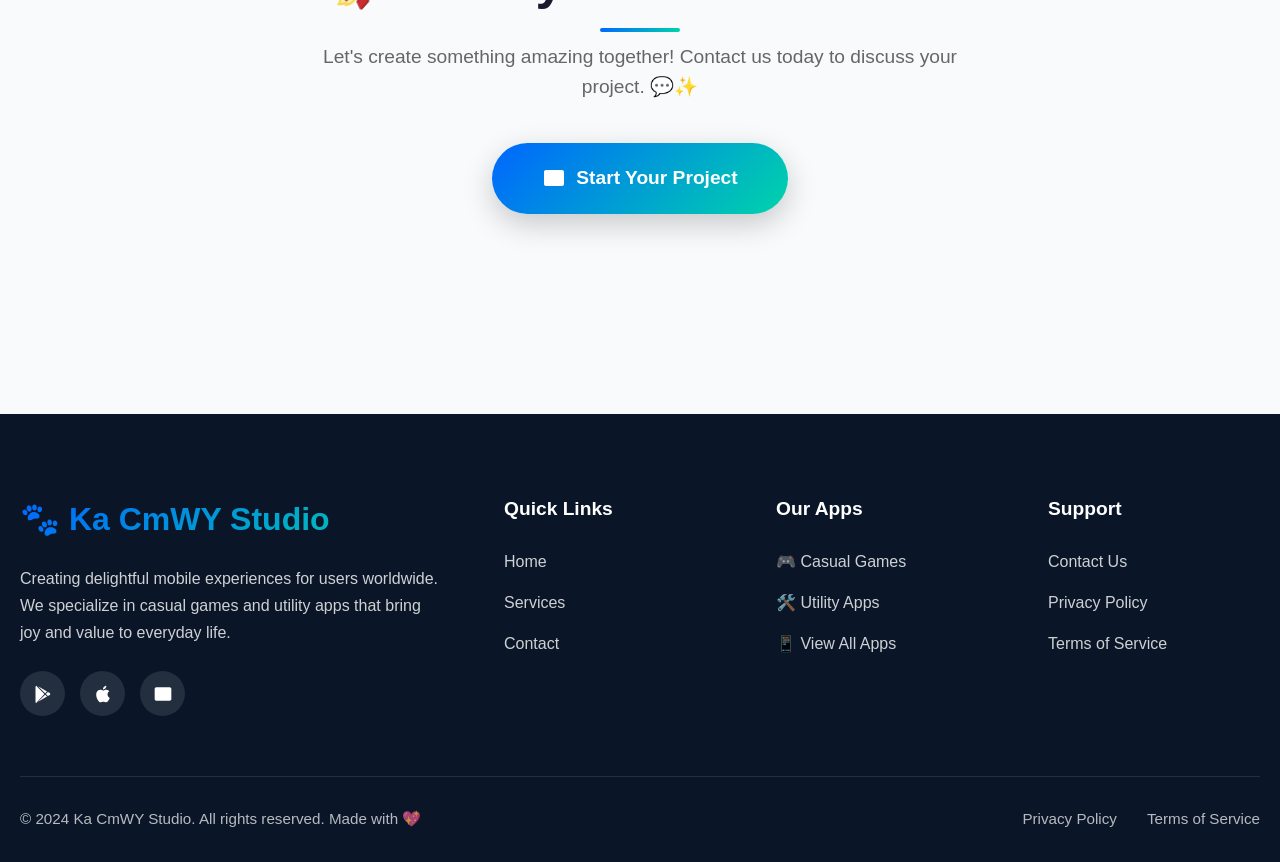
<file: services.html>
<!DOCTYPE html>
<html lang="en">
<head>
    <meta charset="UTF-8">
    <meta name="viewport" content="width=device-width, initial-scale=1.0">
    <meta http-equiv="Strict-Transport-Security" content="max-age=31536000; includeSubDomains; preload">
    <meta name="description" content="Ka CmWY Studio Services - Mobile app development, casual games, utility apps, ad integration, and app store publishing services.">
    <meta name="keywords" content="mobile app development services, game development, utility apps, ad integration, app store publishing, Google Play, App Store">
    <meta name="author" content="Ka CmWY Studio">
    <meta name="robots" content="index, follow">
    
    <meta property="og:type" content="website">
    <meta property="og:url" content="https://kacmwy.com/services.html">
    <meta property="og:title" content="Services - Ka CmWY Studio">
    <meta property="og:description" content="Comprehensive mobile app development services including casual games, utility apps, and ad monetization.">
    
    <link rel="canonical" href="https://kacmwy.com/services.html">
    
    <title>Our Services - Ka CmWY Studio | Mobile App Development</title>
    
    <link rel="icon" type="image/svg+xml" href="data:image/svg+xml,<svg xmlns='http://www.w3.org/2000/svg' viewBox='0 0 100 100'><text y='.9em' font-size='90'>🐾</text></svg>">
    <link rel="stylesheet" href="css/style.css">
    
    <script type="application/ld+json">
    {
        "@context": "https://schema.org",
        "@type": "Service",
        "serviceType": "Mobile App Development",
        "provider": {
            "@type": "Organization",
            "name": "Ka CmWY Studio",
            "url": "https://kacmwy.com/"
        },
        "areaServed": "Worldwide",
        "description": "Mobile app development services including casual games, utility apps, and ad integration."
    }
    </script>
</head>
<body>
    <!-- Navigation -->
    <nav class="navbar">
        <div class="nav-container">
            <a href="/" class="logo">
                <svg viewBox="0 0 100 100" width="50" height="50">
                    <circle cx="50" cy="50" r="45" fill="url(#logoGradient)"/>
                    <ellipse cx="35" cy="35" rx="8" ry="10" fill="white"/>
                    <ellipse cx="65" cy="35" rx="8" ry="10" fill="white"/>
                    <circle cx="35" cy="35" r="4" fill="#1A1A2E" class="animal-eyes"/>
                    <circle cx="65" cy="35" r="4" fill="#1A1A2E" class="animal-eyes"/>
                    <path d="M35 60 Q50 75 65 60" stroke="white" stroke-width="4" fill="none" stroke-linecap="round"/>
                    <ellipse cx="20" cy="20" rx="12" ry="15" fill="url(#logoGradient)" opacity="0.8"/>
                    <ellipse cx="80" cy="20" rx="12" ry="15" fill="url(#logoGradient)" opacity="0.8"/>
                    <defs>
                        <linearGradient id="logoGradient" x1="0%" y1="0%" x2="100%" y2="100%">
                            <stop offset="0%" style="stop-color:#0066FF"/>
                            <stop offset="100%" style="stop-color:#00D4AA"/>
                        </linearGradient>
                    </defs>
                </svg>
                Ka CmWY
            </a>
            
            <div class="nav-links">
                <a href="/">Home</a>
                <a href="services.html" class="active">Services</a>
                <a href="contact.html">Contact</a>
                <a href="privacy.html">Privacy Policy</a>
                <a href="terms.html">Terms of Service</a>
            </div>
            
            <div class="nav-toggle">
                <span></span>
                <span></span>
                <span></span>
            </div>
        </div>
    </nav>

    <!-- Page Header -->
    <header class="page-header">
        <div class="cute-animal cute-animal-1">
            <svg viewBox="0 0 80 80" width="80" height="80">
                <circle cx="40" cy="40" r="35" fill="#FFD93D"/>
                <circle cx="28" cy="32" r="6" fill="white"/>
                <circle cx="52" cy="32" r="6" fill="white"/>
                <circle cx="28" cy="32" r="3" fill="#1A1A2E" class="animal-eyes"/>
                <circle cx="52" cy="32" r="3" fill="#1A1A2E" class="animal-eyes"/>
                <ellipse cx="40" cy="48" rx="6" ry="4" fill="#FF6B6B"/>
                <path d="M30 55 Q40 65 50 55" stroke="#1A1A2E" stroke-width="2" fill="none"/>
            </svg>
        </div>
        
        <div class="cute-animal cute-animal-2">
            <svg viewBox="0 0 80 80" width="70" height="70">
                <circle cx="40" cy="40" r="35" fill="#6BCB77"/>
                <circle cx="28" cy="32" r="6" fill="white"/>
                <circle cx="52" cy="32" r="6" fill="white"/>
                <circle cx="28" cy="32" r="3" fill="#1A1A2E" class="animal-eyes"/>
                <circle cx="52" cy="32" r="3" fill="#1A1A2E" class="animal-eyes"/>
            </svg>
        </div>
        
        <h1>🎯 Our Services</h1>
        <p>Comprehensive mobile app solutions to bring your ideas to life ✨</p>
        
        <div class="breadcrumb">
            <a href="/">Home</a> / <span>Services</span>
        </div>
    </header>

    <!-- Main Services Section -->
    <section class="section services">
        <div class="container">
            <div class="section-header scroll-animate">
                <h2 class="section-title">🚀 What We Offer</h2>
                <p class="section-description">
                    From concept to launch, we provide end-to-end mobile app development services tailored for the global market. 🌟
                </p>
            </div>
            
            <div class="services-grid">
                <div class="service-card scroll-animate" data-animation="fadeInUp">
                    <div class="service-icon">
                        <svg viewBox="0 0 24 24">
                            <path d="M21 6H3c-1.1 0-2 .9-2 2v8c0 1.1.9 2 2 2h18c1.1 0 2-.9 2-2V8c0-1.1-.9-2-2-2zm-10 7H8v3H6v-3H3v-2h3V8h2v3h3v2zm4.5 2c-.83 0-1.5-.67-1.5-1.5s.67-1.5 1.5-1.5 1.5.67 1.5 1.5-.67 1.5-1.5 1.5zm4-3c-.83 0-1.5-.67-1.5-1.5S18.67 9 19.5 9s1.5.67 1.5 1.5-.67 1.5-1.5 1.5z"/>
                        </svg>
                    </div>
                    <h3 class="service-title">🎮 Casual Game Development</h3>
                    <p class="service-description">
                        We create engaging casual games optimized for both Android and iOS platforms. Our games feature:
                        <br>• Intuitive touch controls
                        <br>• Colorful, eye-catching graphics
                        <br>• Addictive gameplay mechanics
                        <br>• Social sharing features
                        <br>• Regular content updates
                        <br><br>Perfect for players of all ages seeking quick, enjoyable gaming sessions! 🎯
                    </p>
                </div>
                
                <div class="service-card scroll-animate" data-animation="fadeInUp" style="animation-delay: 0.2s;">
                    <div class="service-icon">
                        <svg viewBox="0 0 24 24">
                            <path d="M19 3H5c-1.1 0-2 .9-2 2v14c0 1.1.9 2 2 2h14c1.1 0 2-.9 2-2V5c0-1.1-.9-2-2-2zm-5 14H7v-2h7v2zm3-4H7v-2h10v2zm0-4H7V7h10v2z"/>
                        </svg>
                    </div>
                    <h3 class="service-title">🛠️ Utility App Development</h3>
                    <p class="service-description">
                        Our utility apps simplify daily tasks and boost productivity. We develop:
                        <br>• Productivity tools
                        <br>• Lifestyle & wellness apps
                        <br>• Finance & budget trackers
                        <br>• Health & fitness helpers
                        <br>• Daily reminder apps
                        <br>• Custom utility solutions
                        <br><br>Built to make everyday life easier and more organized! 💡
                    </p>
                </div>
                
                <div class="service-card scroll-animate" data-animation="fadeInUp" style="animation-delay: 0.4s;">
                    <div class="service-icon">
                        <svg viewBox="0 0 24 24">
                            <path d="M11.8 10.9c-2.27-.59-3-1.2-3-2.15 0-1.09 1.01-1.85 2.7-1.85 1.78 0 2.44.85 2.5 2.1h2.21c-.07-1.72-1.12-3.3-3.21-3.81V3h-3v2.16c-1.94.42-3.5 1.68-3.5 3.61 0 2.31 1.91 3.46 4.7 4.13 2.5.6 3 1.48 3 2.41 0 .69-.49 1.79-2.7 1.79-2.06 0-2.87-.92-2.98-2.1h-2.2c.12 2.19 1.76 3.42 3.68 3.83V21h3v-2.15c1.95-.37 3.5-1.5 3.5-3.55 0-2.84-2.43-3.81-4.7-4.4z"/>
                        </svg>
                    </div>
                    <h3 class="service-title">💰 Ad Integration & Monetization</h3>
                    <p class="service-description">
                        Maximize your app's revenue with strategic ad implementations:
                        <br>• Google AdMob integration
                        <br>• Facebook Audience Network
                        <br>• Unity Ads
                        <br>• AppLovin & ironSource
                        <br>• AdColony & Vungle
                        <br>• Multiple ad format support
                        <br><br>Optimized ad placement for maximum revenue while maintaining great user experience! 📈
                    </p>
                </div>
                
                <div class="service-card scroll-animate" data-animation="fadeInUp">
                    <div class="service-icon">
                        <svg viewBox="0 0 24 24">
                            <path d="M12 2C6.48 2 2 6.48 2 12s4.48 10 10 10 10-4.48 10-10S17.52 2 12 2zm-1 17.93c-3.95-.49-7-3.85-7-7.93 0-.62.08-1.21.21-1.79L9 15v1c0 1.1.9 2 2 2v1.93zm6.9-2.54c-.26-.81-1-1.39-1.9-1.39h-1v-3c0-.55-.45-1-1-1H8v-2h2c.55 0 1-.45 1-1V7h2c1.1 0 2-.9 2-2v-.41c2.93 1.19 5 4.06 5 7.41 0 2.08-.8 3.97-2.1 5.39z"/>
                        </svg>
                    </div>
                    <h3 class="service-title">🌍 App Store Publishing</h3>
                    <p class="service-description">
                        We handle the complete publishing process:
                        <br>• Google Play Store submission
                        <br>• Apple App Store submission
                        <br>• App Store Optimization (ASO)
                        <br>• Store listing optimization
                        <br>• Screenshot & preview creation
                        <br>• Compliance & age ratings
                        <br><br>Get your apps in front of millions of users worldwide! 🌍
                    </p>
                </div>
                
                <div class="service-card scroll-animate" data-animation="fadeInUp" style="animation-delay: 0.2s;">
                    <div class="service-icon">
                        <svg viewBox="0 0 24 24">
                            <path d="M12 1L3 5v6c0 5.55 3.84 10.74 9 12 5.16-1.26 9-6.45 9-12V5l-9-4zm0 10.99h7c-.53 4.12-3.28 7.79-7 8.94V12H5V6.3l7-3.11v8.8z"/>
                        </svg>
                    </div>
                    <h3 class="service-title">🔒 Compliance & Legal Support</h3>
                    <p class="service-description">
                        We ensure full compliance with regulations:
                        <br>• GDPR (EU data protection)
                        <br>• COPPA (Children's privacy)
                        <br>• CCPA (California consumer privacy)
                        <br>• App Store Review Guidelines
                        <br>• Google Play Policies
                        <br>• Age-appropriate content ratings
                        <br><br>Your app meets all legal requirements! 🛡️
                    </p>
                </div>
                
                <div class="service-card scroll-animate" data-animation="fadeInUp" style="animation-delay: 0.4s;">
                    <div class="service-icon">
                        <svg viewBox="0 0 24 24">
                            <path d="M19.14 12.94c.04-.31.06-.63.06-.94 0-.31-.02-.63-.06-.94l2.03-1.58c.18-.14.23-.41.12-.61l-1.92-3.32c-.12-.22-.37-.29-.59-.22l-2.39.96c-.5-.38-1.03-.7-1.62-.94l-.36-2.54c-.04-.24-.24-.41-.48-.41h-3.84c-.24 0-.43.17-.47.41l-.36 2.54c-.59.24-1.13.57-1.62.94l-2.39-.96c-.22-.08-.47 0-.59.22L2.74 8.87c-.12.21-.08.47.12.61l2.03 1.58c-.04.31-.06.63-.06.94s.02.63.06.94l-2.03 1.58c-.18.14-.23.41-.12.61l1.92 3.32c.12.22.37.29.59.22l2.39-.96c.5.38 1.03.7 1.62.94l.36 2.54c.05.24.24.41.48.41h3.84c.24 0 .44-.17.47-.41l.36-2.54c.59-.24 1.13-.56 1.62-.94l2.39.96c.22.08.47 0 .59-.22l1.92-3.32c.12-.22.07-.47-.12-.61l-2.01-1.58zM12 15.6c-1.98 0-3.6-1.62-3.6-3.6s1.62-3.6 3.6-3.6 3.6 1.62 3.6 3.6-1.62 3.6-3.6 3.6z"/>
                        </svg>
                    </div>
                    <h3 class="service-title">📊 Ongoing Support & Updates</h3>
                    <p class="service-description">
                        We provide continuous support:
                        <br>• Regular app updates & patches
                        <br>• Performance monitoring
                        <br>• User feedback analysis
                        <br>• Crash reporting & fixes
                        <br>• Feature enhancements
                        <br>• Analytics & insights
                        <br><br>Keep your app fresh and thriving! 🚀
                    </p>
                </div>
            </div>
        </div>
    </section>

    <!-- Ad Formats Section -->
    <section class="section ad-types">
        <div class="container">
            <div class="section-header scroll-animate">
                <h2 class="section-title">💰 Ad Formats We Support</h2>
                <p class="section-description">
                    Various ad formats integrated seamlessly to balance revenue and user experience. 🎯
                </p>
            </div>
            
            <div class="ad-types-grid">
                <div class="ad-type-card scroll-animate" data-animation="scaleIn">
                    <div class="ad-type-icon">
                        <svg viewBox="0 0 24 24">
                            <path d="M21 3H3c-1.1 0-2 .9-2 2v14c0 1.1.9 2 2 2h18c1.1 0 2-.9 2-2V5c0-1.1-.9-2-2-2zm0 16H3V5h18v14z"/>
                        </svg>
                    </div>
                    <h3 class="ad-type-title">🚀 Splash Ads</h3>
                    <p class="ad-type-description">
                        Full-screen advertisements displayed when users launch the app. High visibility format with minimal user friction.
                    </p>
                </div>
                
                <div class="ad-type-card scroll-animate" data-animation="scaleIn" style="animation-delay: 0.2s;">
                    <div class="ad-type-icon">
                        <svg viewBox="0 0 24 24">
                            <path d="M19 5h-2V3H7v2H5c-1.1 0-2 .9-2 2v1c0 2.55 1.92 4.63 4.39 4.94.63 1.5 1.98 2.63 3.61 2.96V19H7v2h10v-2h-4v-3.1c1.63-.33 2.98-1.46 3.61-2.96C19.08 12.63 21 10.55 21 8V7c0-1.1-.9-2-2-2zM5 8V7h2v3.82C5.84 10.4 5 9.3 5 8zm14 0c0 1.3-.84 2.4-2 2.82V7h2v1z"/>
                        </svg>
                    </div>
                    <h3 class="ad-type-title">🎁 Rewarded Video Ads</h3>
                    <p class="ad-type-description">
                        User-initiated video ads that offer rewards (coins, extra lives, premium features). Highest engagement with positive UX.
                    </p>
                </div>
                
                <div class="ad-type-card scroll-animate" data-animation="scaleIn" style="animation-delay: 0.4s;">
                    <div class="ad-type-icon">
                        <svg viewBox="0 0 24 24">
                            <path d="M19 6.41L17.59 5 12 10.59 6.41 5 5 6.41 10.59 12 5 17.59 6.41 19 12 13.41 17.59 19 19 17.59 13.41 12z"/>
                        </svg>
                    </div>
                    <h3 class="ad-type-title">⏸️ Interstitial Ads</h3>
                    <p class="ad-type-description">
                        Full-screen ads shown at natural pause points (level completion, screen transitions). High fill rates and eCPM.
                    </p>
                </div>
                
                <div class="ad-type-card scroll-animate" data-animation="scaleIn" style="animation-delay: 0.6s;">
                    <div class="ad-type-icon">
                        <svg viewBox="0 0 24 24">
                            <path d="M19 13H5v-2h14v2z"/>
                        </svg>
                    </div>
                    <h3 class="ad-type-title">📊 Banner Ads</h3>
                    <p class="ad-type-description">
                        Standard rectangular ads (320x50 or 320x100) displayed at top or bottom of screen. Steady revenue with low impact.
                    </p>
                </div>
            </div>
        </div>
    </section>

    <!-- Ad Partners Section -->
    <section class="section partners">
        <div class="container">
            <div class="section-header scroll-animate">
                <h2 class="section-title">🤝 Premium Ad Networks</h2>
                <p class="section-description">
                    Partnerships with industry-leading advertising platforms for optimal monetization. 🏆
                </p>
            </div>
            
            <div class="partners-grid">
                <div class="partner-item scroll-animate">
                    <span class="partner-name">Google AdMob</span>
                </div>
                <div class="partner-item scroll-animate">
                    <span class="partner-name">Facebook Audience</span>
                </div>
                <div class="partner-item scroll-animate">
                    <span class="partner-name">Unity Ads</span>
                </div>
                <div class="partner-item scroll-animate">
                    <span class="partner-name">AppLovin</span>
                </div>
                <div class="partner-item scroll-animate">
                    <span class="partner-name">ironSource</span>
                </div>
                <div class="partner-item scroll-animate">
                    <span class="partner-name">AdColony</span>
                </div>
                <div class="partner-item scroll-animate">
                    <span class="partner-name">Mopub</span>
                </div>
                <div class="partner-item scroll-animate">
                    <span class="partner-name">Vungle</span>
                </div>
                <div class="partner-item scroll-animate">
                    <span class="partner-name">Chartboost</span>
                </div>
                <div class="partner-item scroll-animate">
                    <span class="partner-name">InMobi</span>
                </div>
            </div>
        </div>
    </section>

    <!-- Process Section -->
    <section class="section why-us">
        <div class="container">
            <div class="section-header scroll-animate">
                <h2 class="section-title">✨ Our Process</h2>
                <p class="section-description">
                    A streamlined workflow to bring your app from idea to success! 🚀
                </p>
            </div>
            
            <div class="why-us-grid">
                <div class="why-us-item scroll-animate">
                    <div class="why-us-icon">
                        <svg viewBox="0 0 24 24">
                            <path d="M11 17h2v-6h-2v6zm1-15C6.48 2 2 6.48 2 12s4.48 10 10 10 10-4.48 10-10S17.52 2 12 2zm0 18c-4.41 0-8-3.59-8-8s3.59-8 8-8 8 3.59 8 8-3.59 8-8 8zM11 9h2V7h-2v2z"/>
                        </svg>
                    </div>
                    <h3 class="why-us-title">💡 1. Discovery</h3>
                    <p class="why-us-text">
                        We discuss your ideas, goals, and requirements to understand your vision completely.
                    </p>
                </div>
                
                <div class="why-us-item scroll-animate" style="animation-delay: 0.2s;">
                    <div class="why-us-icon">
                        <svg viewBox="0 0 24 24">
                            <path d="M3 17.25V21h3.75L17.81 9.94l-3.75-3.75L3 17.25zM20.71 7.04c.39-.39.39-1.02 0-1.41l-2.34-2.34c-.39-.39-1.02-.39-1.41 0l-1.83 1.83 3.75 3.75 1.83-1.83z"/>
                        </svg>
                    </div>
                    <h3 class="why-us-title">🎨 2. Design</h3>
                    <p class="why-us-text">
                        Our designers create beautiful, intuitive interfaces that users love.
                    </p>
                </div>
                
                <div class="why-us-item scroll-animate" style="animation-delay: 0.4s;">
                    <div class="why-us-icon">
                        <svg viewBox="0 0 24 24">
                            <path d="M9.4 16.6L4.8 12l4.6-4.6L8 6l-6 6 6 6 1.4-1.4zm5.2 0l4.6-4.6-4.6-4.6L16 6l6 6-6 6-1.4-1.4z"/>
                        </svg>
                    </div>
                    <h3 class="why-us-title">💻 3. Development</h3>
                    <p class="why-us-text">
                        Expert developers build your app with clean code and best practices.
                    </p>
                </div>
                
                <div class="why-us-item scroll-animate" style="animation-delay: 0.6s;">
                    <div class="why-us-icon">
                        <svg viewBox="0 0 24 24">
                            <path d="M9 16.17L4.83 12l-1.42 1.41L9 19 21 7l-1.41-1.41z"/>
                        </svg>
                    </div>
                    <h3 class="why-us-title">🚀 4. Launch</h3>
                    <p class="why-us-text">
                        We publish your app and provide ongoing support for continued success.
                    </p>
                </div>
            </div>
        </div>
    </section>

    <!-- CTA Section -->
    <section class="section" style="background: var(--background-light);">
        <div class="container">
            <div class="section-header scroll-animate">
                <h2 class="section-title">🚀 Ready to Get Started?</h2>
                <p class="section-description">
                    Let's create something amazing together! Contact us today to discuss your project. 💬✨
                </p>
                <div style="margin-top: 40px;">
                    <a href="contact.html" class="btn btn-primary" style="background: var(--gradient-primary); color: white; padding: 20px 50px; font-size: 1.2rem;">
                        <svg viewBox="0 0 24 24" width="24" height="24" fill="currentColor">
                            <path d="M4 4h16c1.1 0 2 .9 2 2v12c0 1.1-.9 2-2 2H4c-1.1 0-2-.9-2-2V6c0-1.1.9-2 2-2z"/>
                            <polyline points="22,6 12,13 2,6"/>
                        </svg>
                        Start Your Project
                    </a>
                </div>
            </div>
        </div>
    </section>

    <!-- Footer -->
    <footer class="footer">
        <div class="container">
            <div class="footer-content">
                <div class="footer-brand">
                    <h3>🐾 Ka CmWY Studio</h3>
                    <p>
                        Creating delightful mobile experiences for users worldwide. We specialize in casual games and utility apps that bring joy and value to everyday life.
                    </p>
                    <div class="footer-social">
                        <a href="#" class="social-link" aria-label="Google Play">
                            <svg viewBox="0 0 24 24">
                                <path d="M3 20.5v-17c0-.59.34-1.11.84-1.35L13.69 12l-9.85 10.85c-.5-.24-.84-.76-.84-1.35zm13.81-5.38L6.05 21.34l8.49-8.49 2.27 2.27zm3.35-4.31c.34.27.59.69.59 1.19s-.22.9-.57 1.18l-2.29 1.32-2.5-2.5 2.5-2.5 2.27 1.31zM6.05 2.66l10.76 6.22-2.27 2.27L6.05 2.66z"/>
                            </svg>
                        </a>
                        <a href="#" class="social-link" aria-label="App Store">
                            <svg viewBox="0 0 24 24">
                                <path d="M18.71 19.5c-.83 1.24-1.71 2.45-3.05 2.47-1.34.03-1.77-.79-3.29-.79-1.53 0-2 .77-3.27.82-1.31.05-2.3-1.32-3.14-2.53C4.25 17 2.94 12.45 4.7 9.39c.87-1.52 2.43-2.48 4.12-2.51 1.28-.02 2.5.87 3.29.87.78 0 2.26-1.07 3.81-.91.65.03 2.47.26 3.64 1.98-.09.06-2.17 1.28-2.15 3.81.03 3.02 2.65 4.03 2.68 4.04-.03.07-.42 1.44-1.38 2.83M13 3.5c.73-.83 1.94-1.46 2.94-1.5.13 1.17-.34 2.35-1.04 3.19-.69.85-1.83 1.51-2.95 1.42-.15-1.15.41-2.35 1.05-3.11z"/>
                            </svg>
                        </a>
                        <a href="#" class="social-link" aria-label="Email">
                            <svg viewBox="0 0 24 24">
                                <path d="M4 4h16c1.1 0 2 .9 2 2v12c0 1.1-.9 2-2 2H4c-1.1 0-2-.9-2-2V6c0-1.1.9-2 2-2z"/>
                                <polyline points="22,6 12,13 2,6"/>
                            </svg>
                        </a>
                    </div>
                </div>
                
                <div class="footer-links">
                    <h4>Quick Links</h4>
                    <ul>
                        <li><a href="/">Home</a></li>
                        <li><a href="services.html">Services</a></li>
                        <li><a href="contact.html">Contact</a></li>
                    </ul>
                </div>
                
                <div class="footer-links">
                    <h4>Our Apps</h4>
                    <ul>
                        <li><a href="#">🎮 Casual Games</a></li>
                        <li><a href="#">🛠️ Utility Apps</a></li>
                        <li><a href="#">📱 View All Apps</a></li>
                    </ul>
                </div>
                
                <div class="footer-links">
                    <h4>Support</h4>
                    <ul>
                        <li><a href="contact.html">Contact Us</a></li>
                        <li><a href="privacy.html">Privacy Policy</a></li>
                        <li><a href="terms.html">Terms of Service</a></li>
                    </ul>
                </div>
            </div>
            
            <div class="footer-bottom">
                <p>&copy; 2024 Ka CmWY Studio. All rights reserved. Made with 💖</p>
                <div class="legal-links">
                    <a href="privacy.html">Privacy Policy</a>
                    <a href="terms.html">Terms of Service</a>
                </div>
            </div>
        </div>
    </footer>

    <script src="js/main.js"></script>
</body>
</html>
</file>
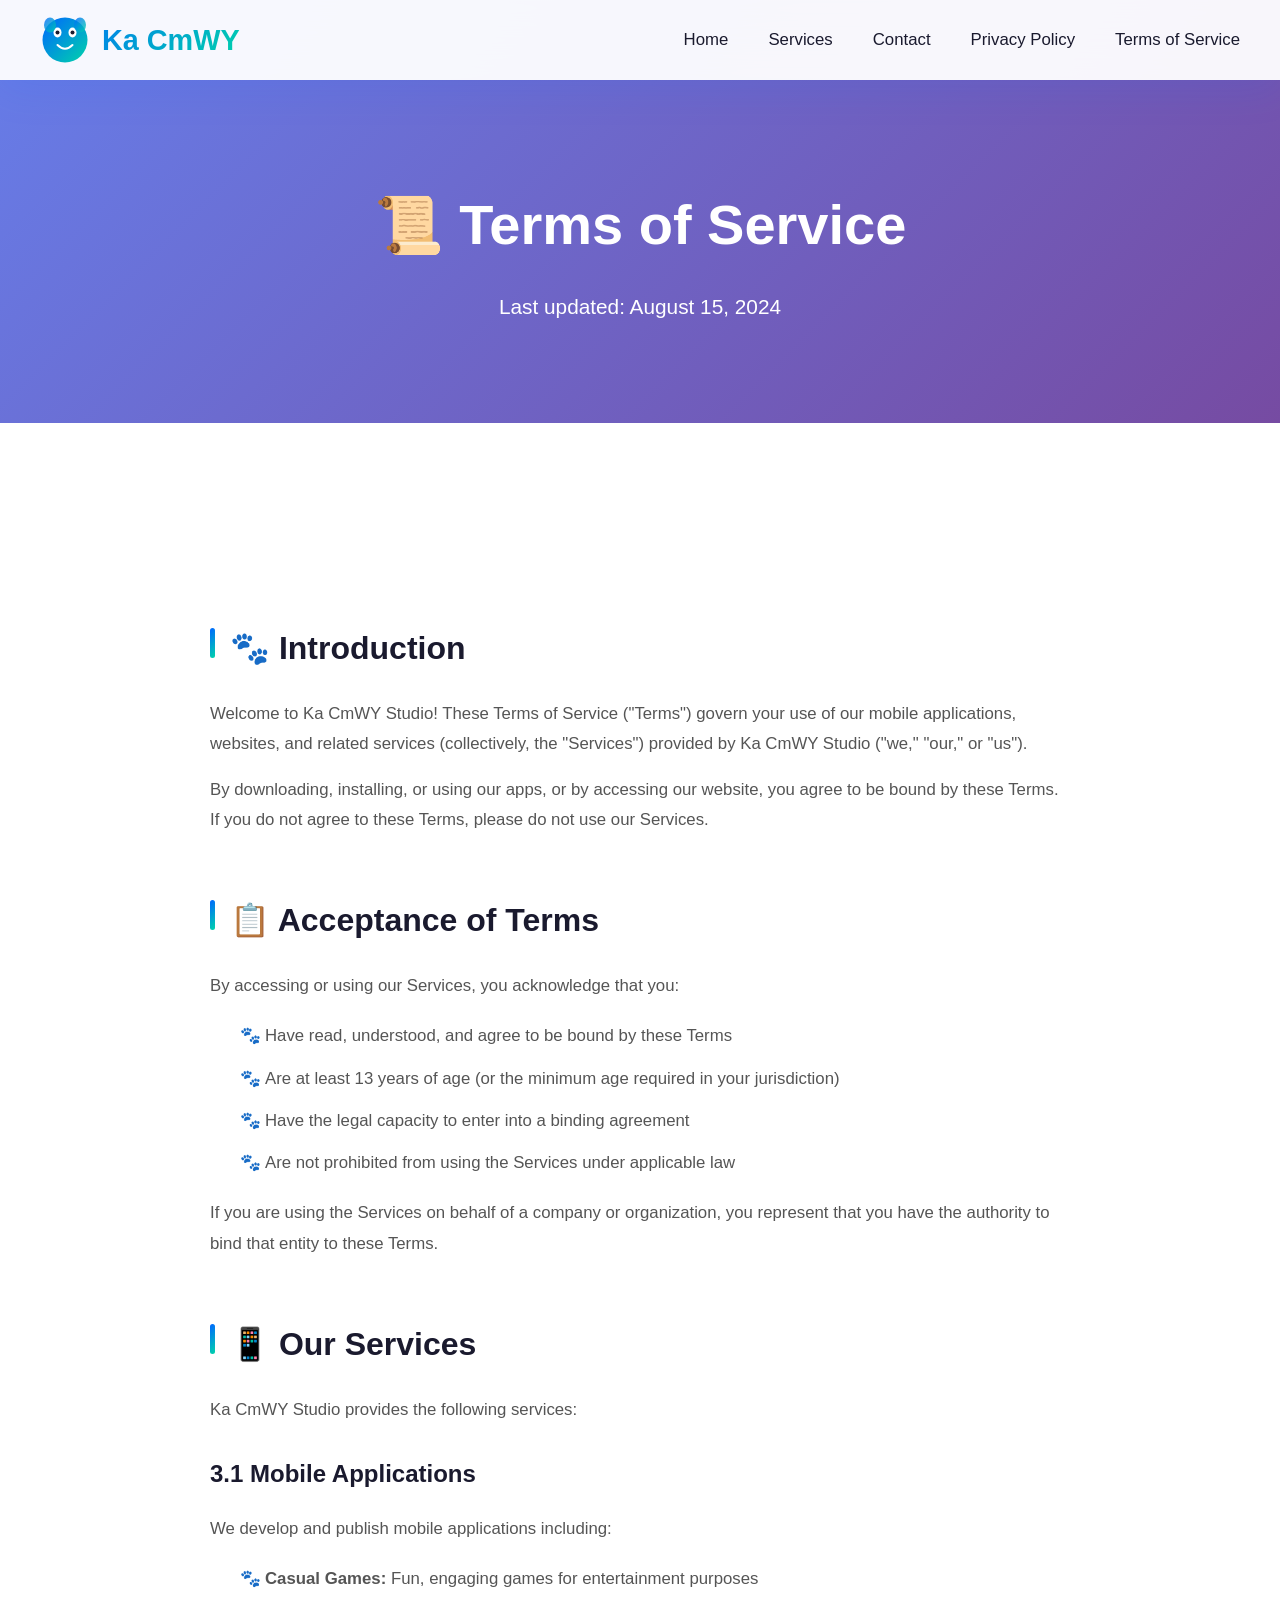
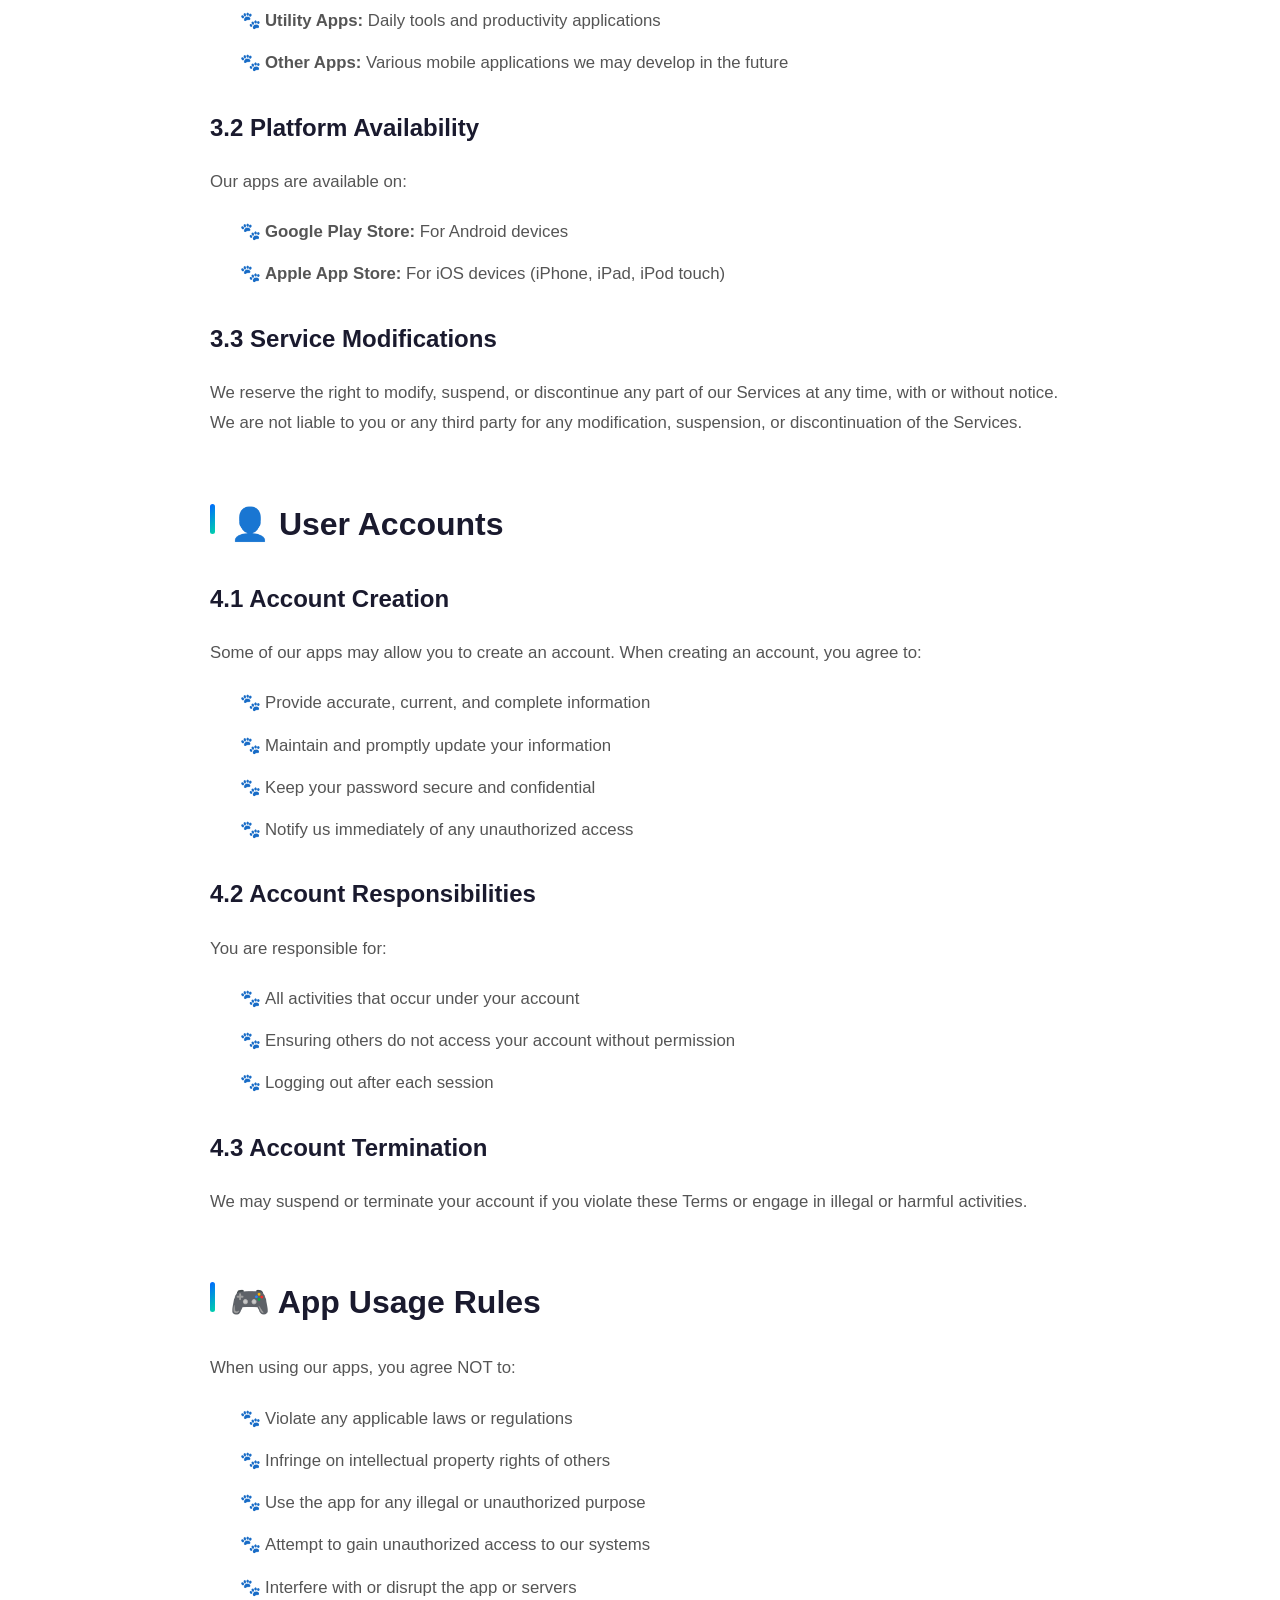
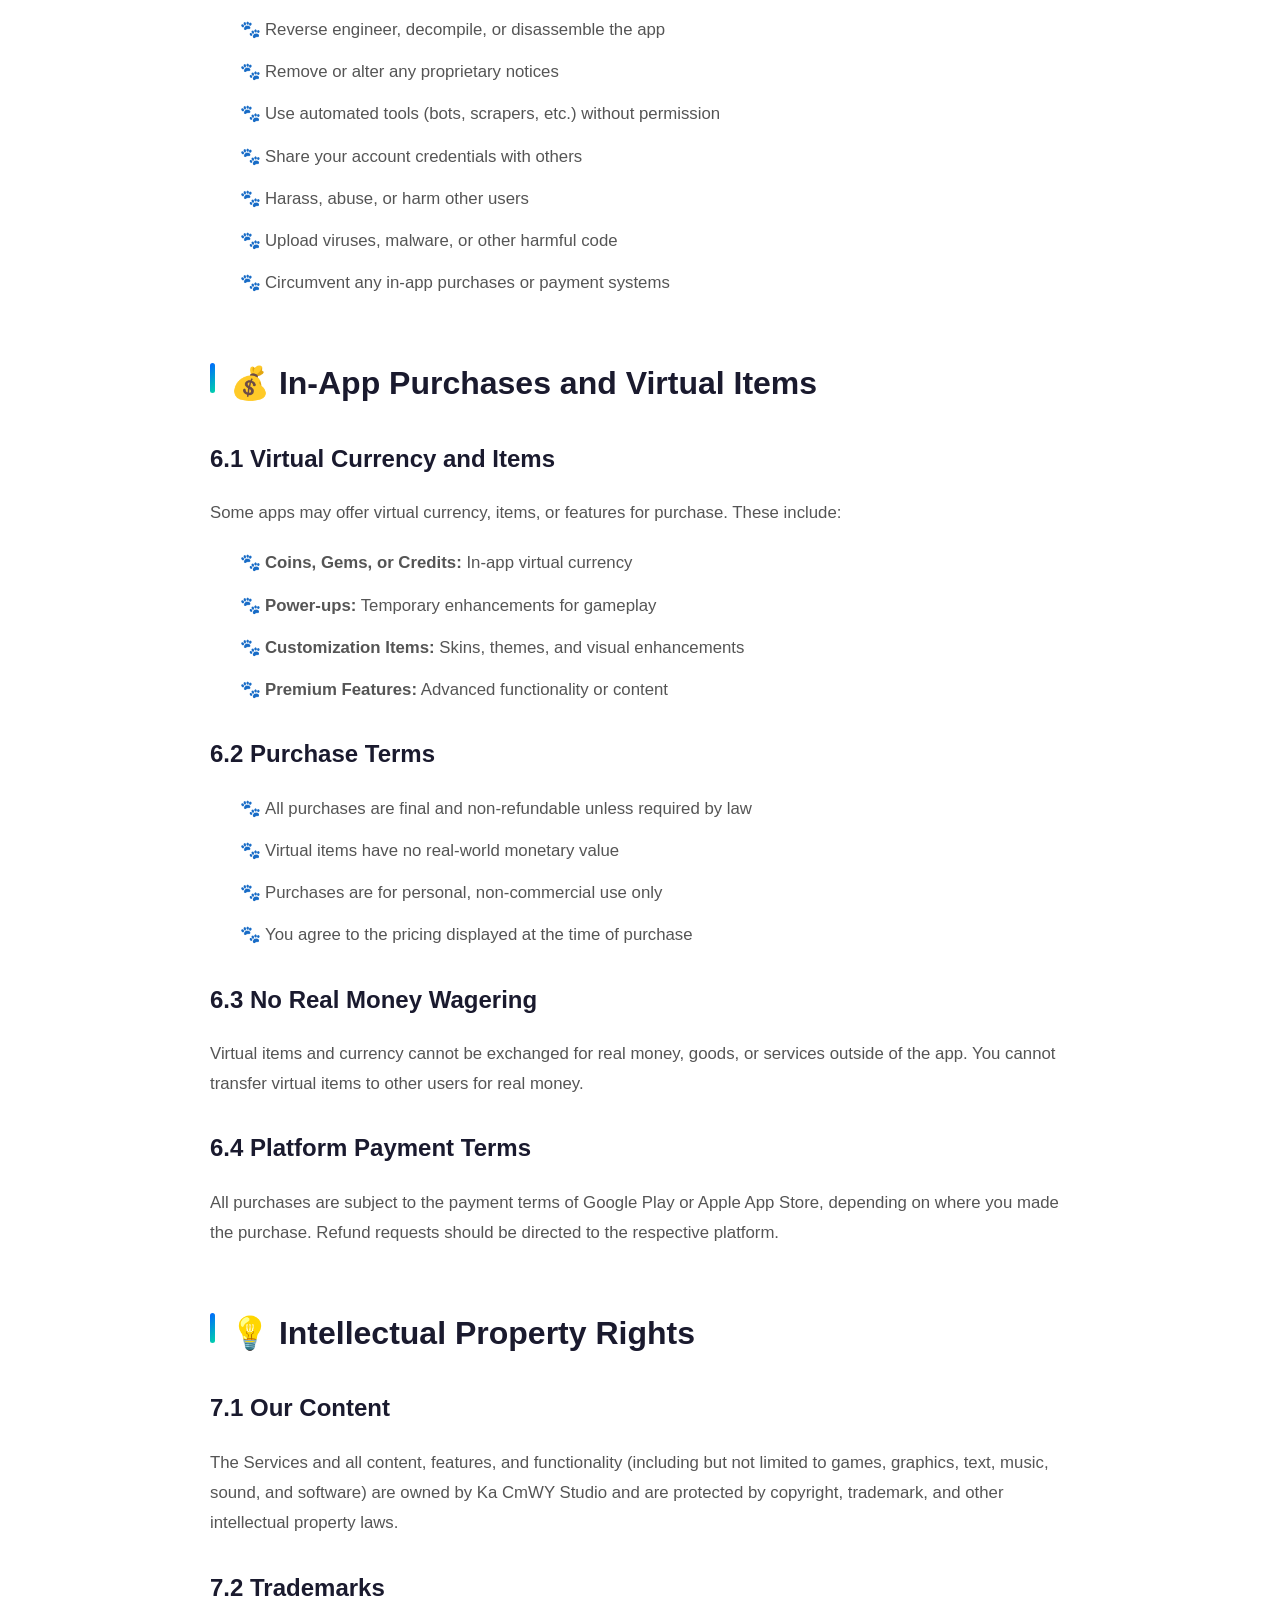
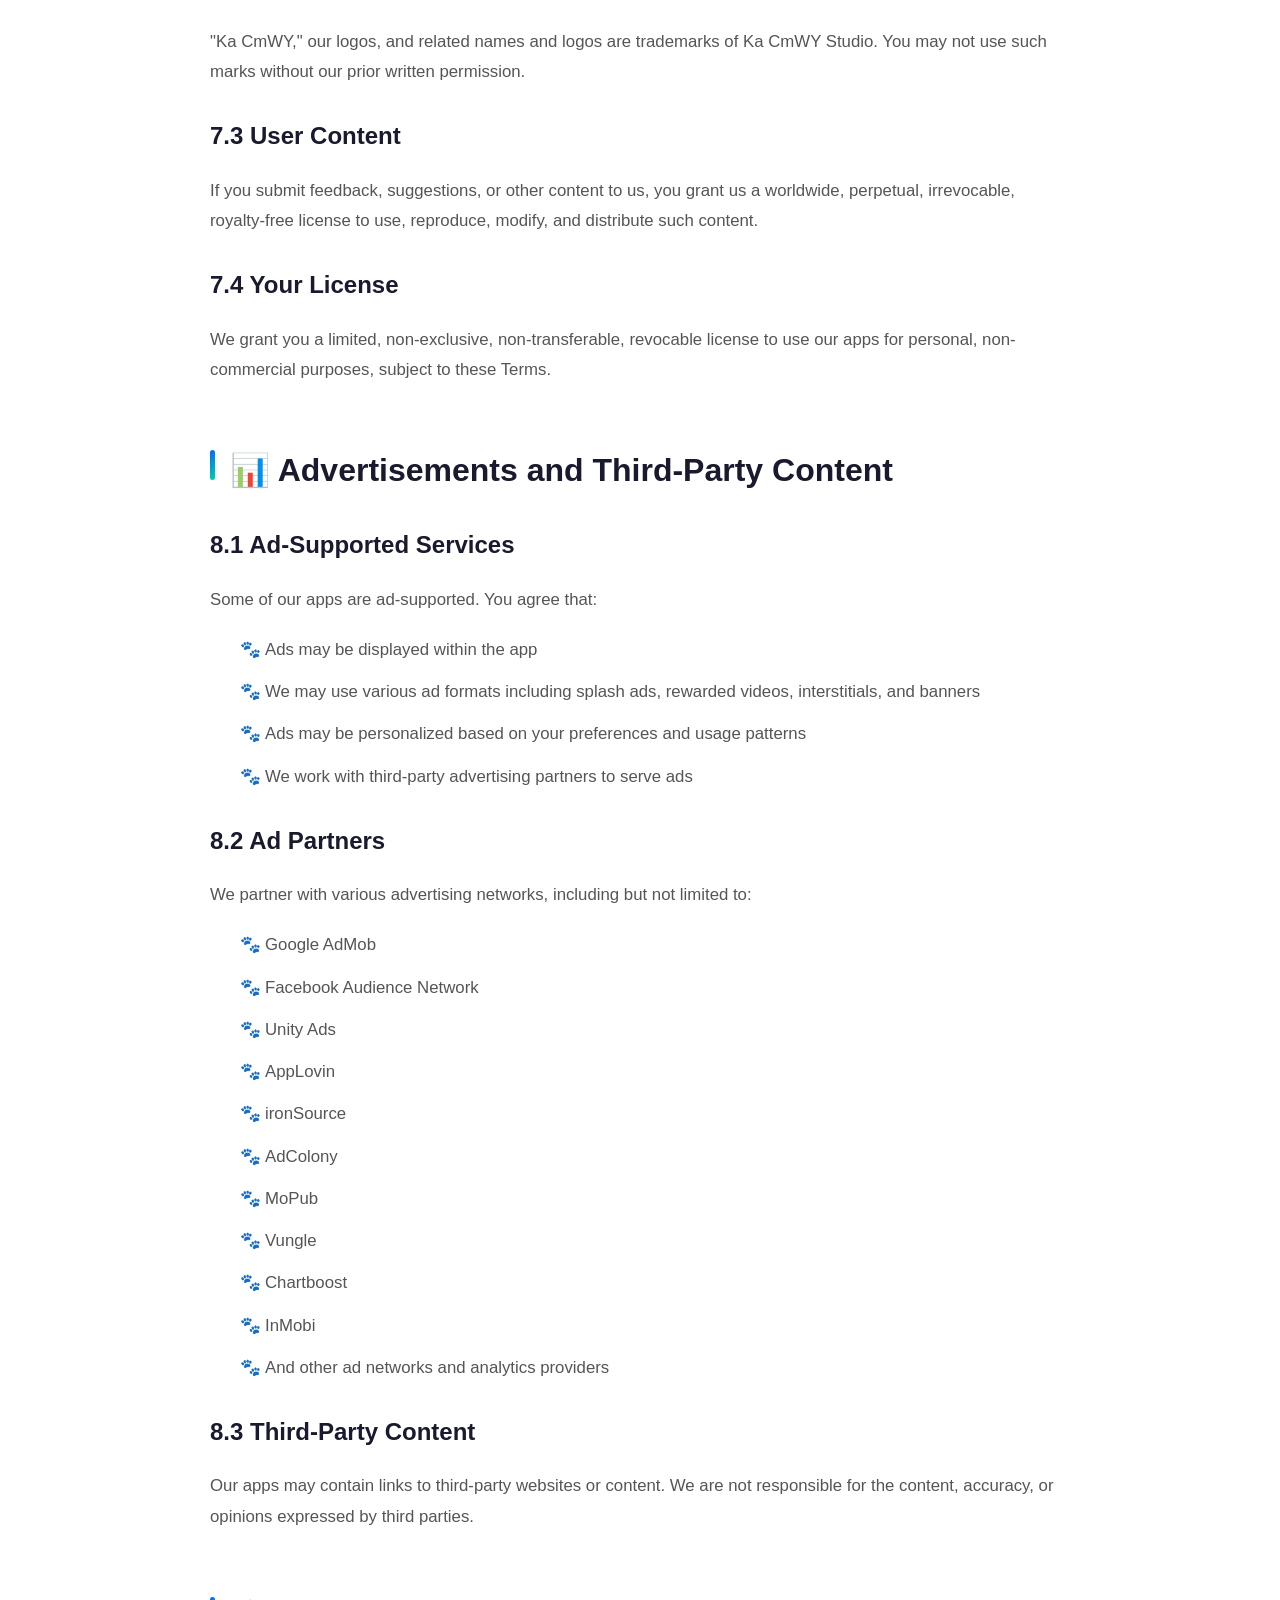
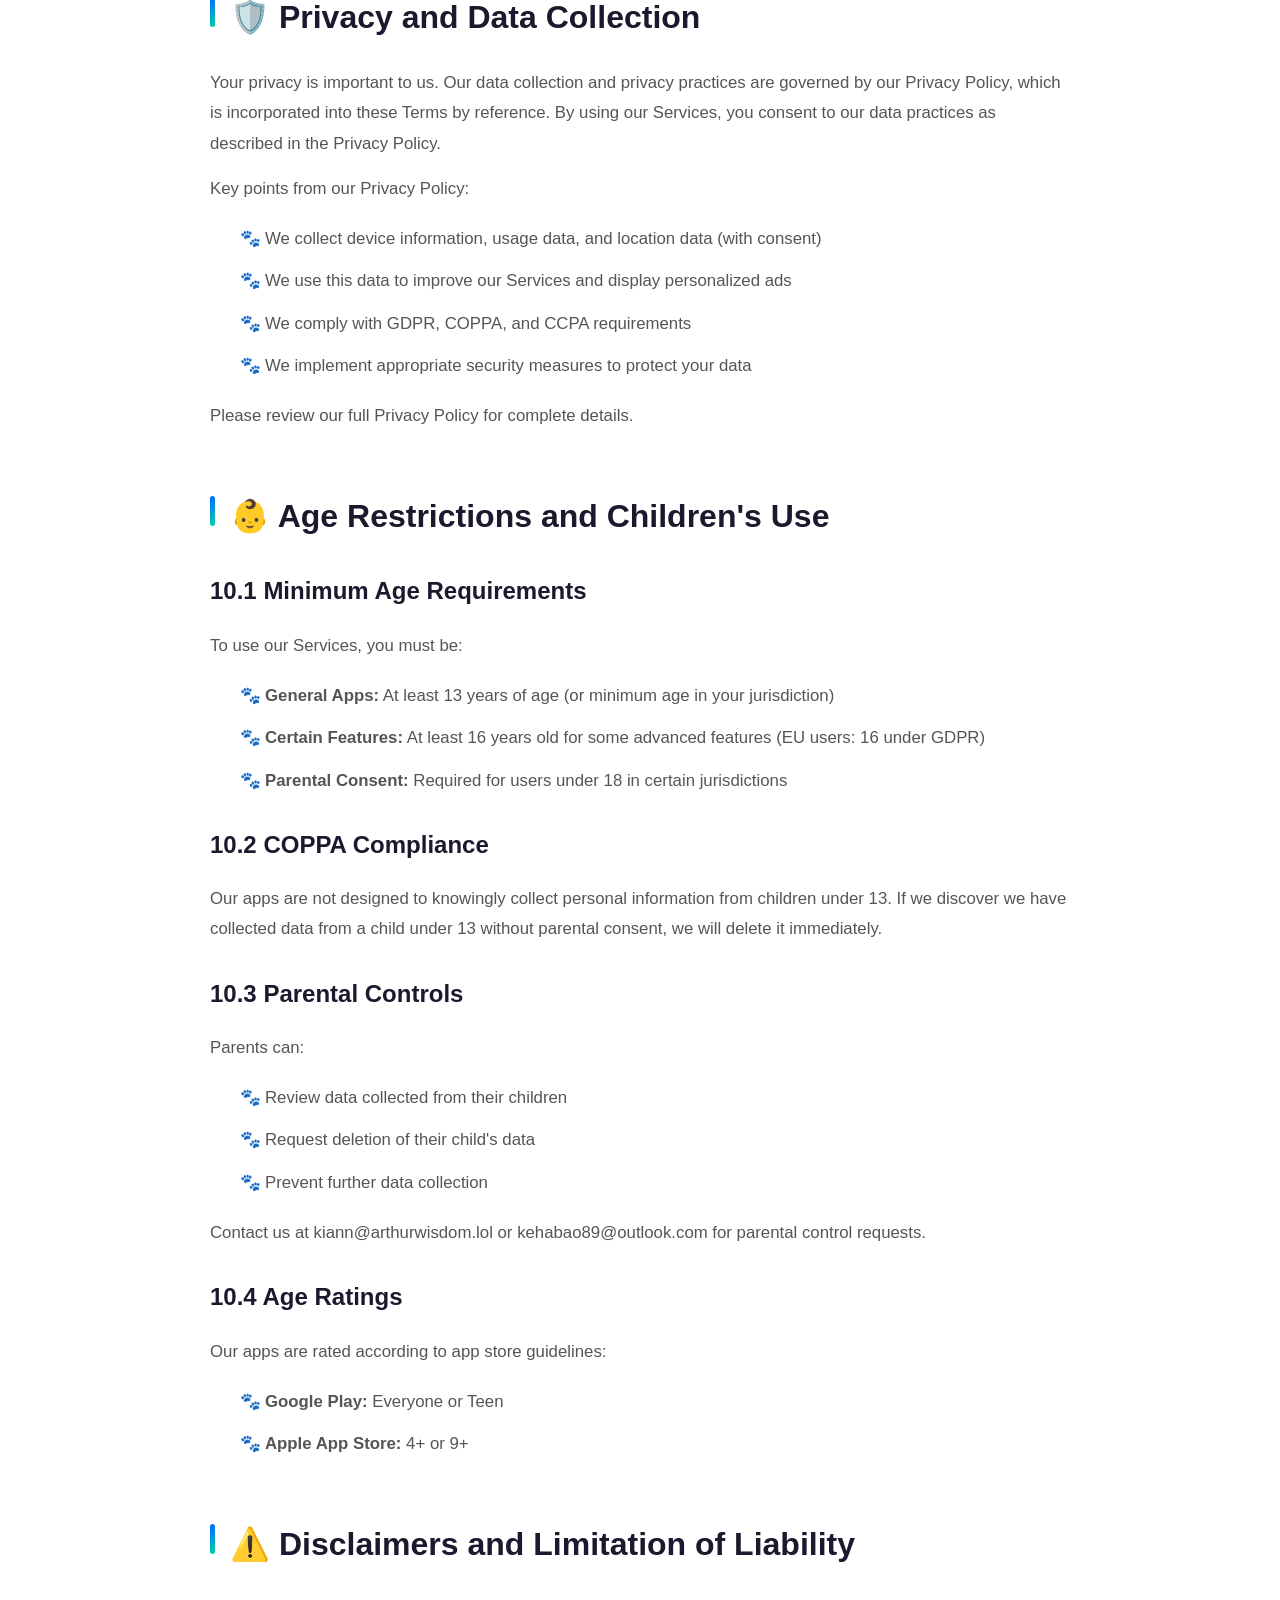
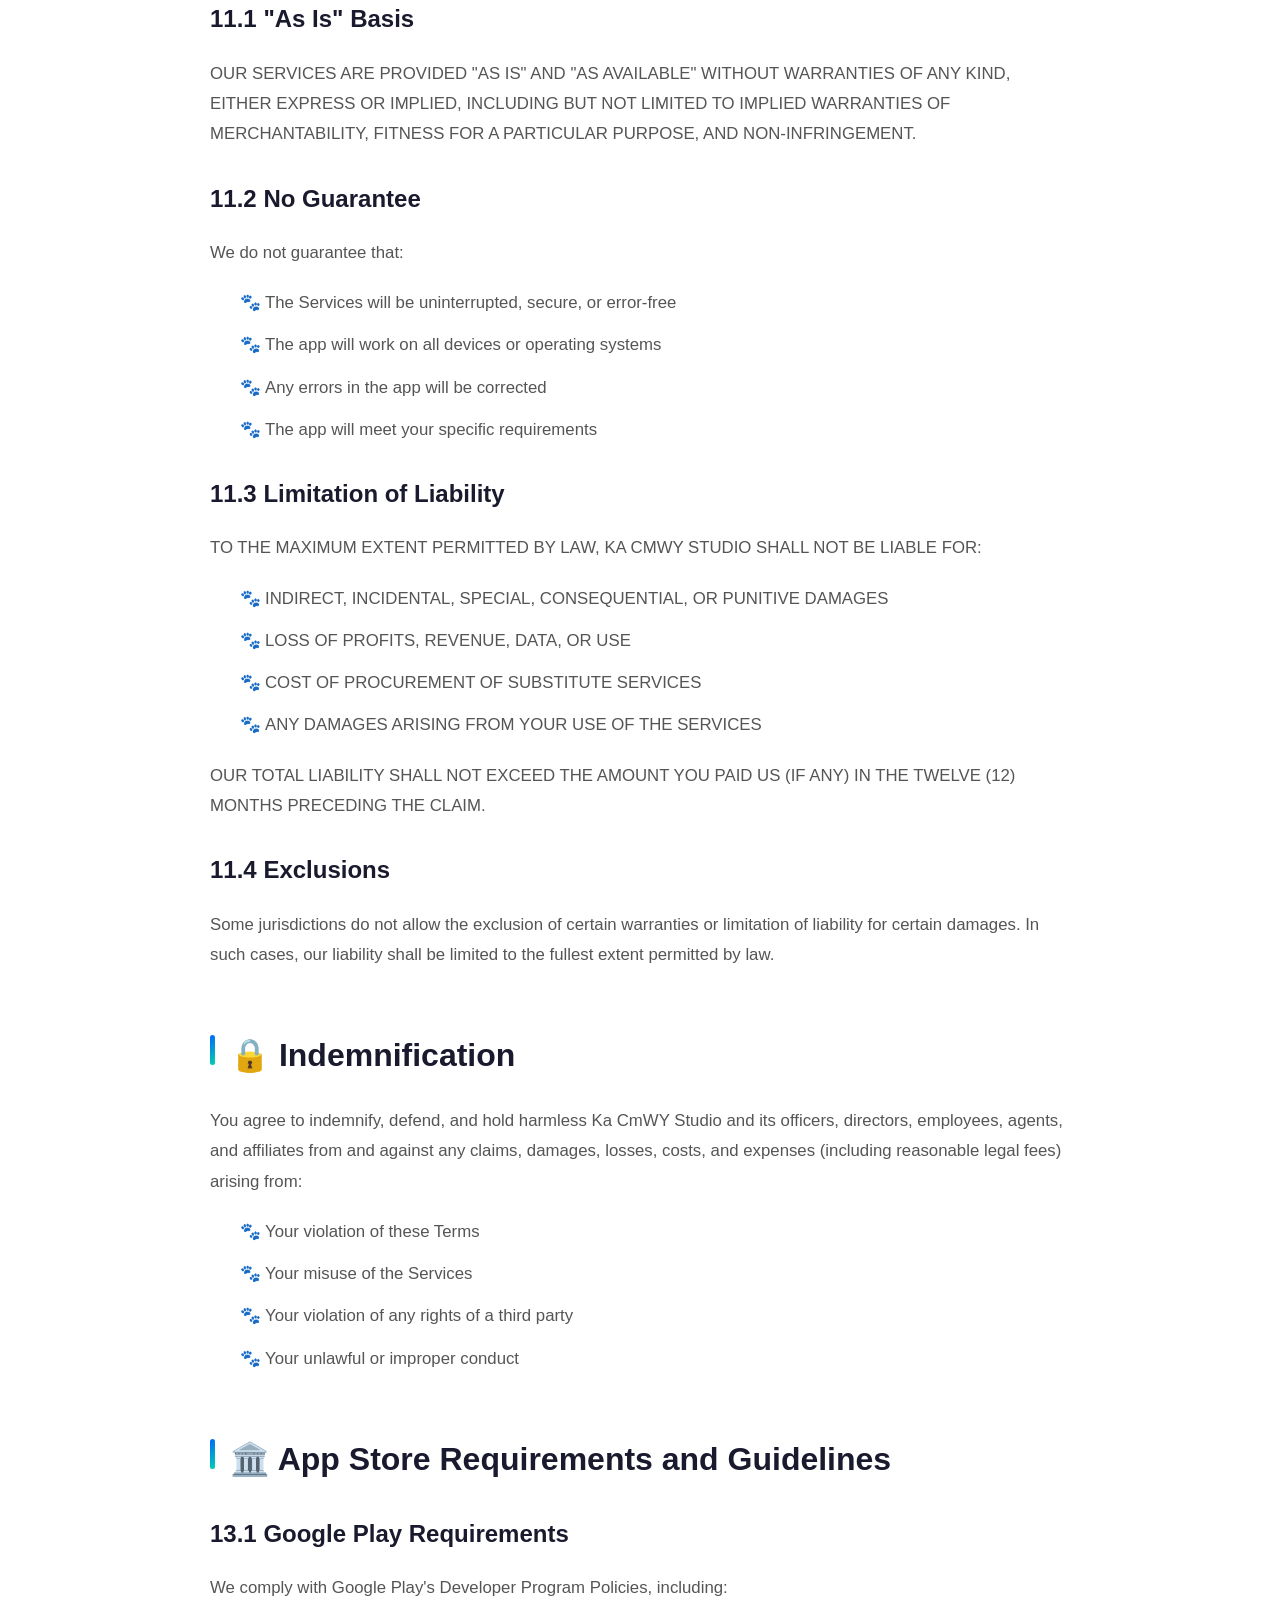
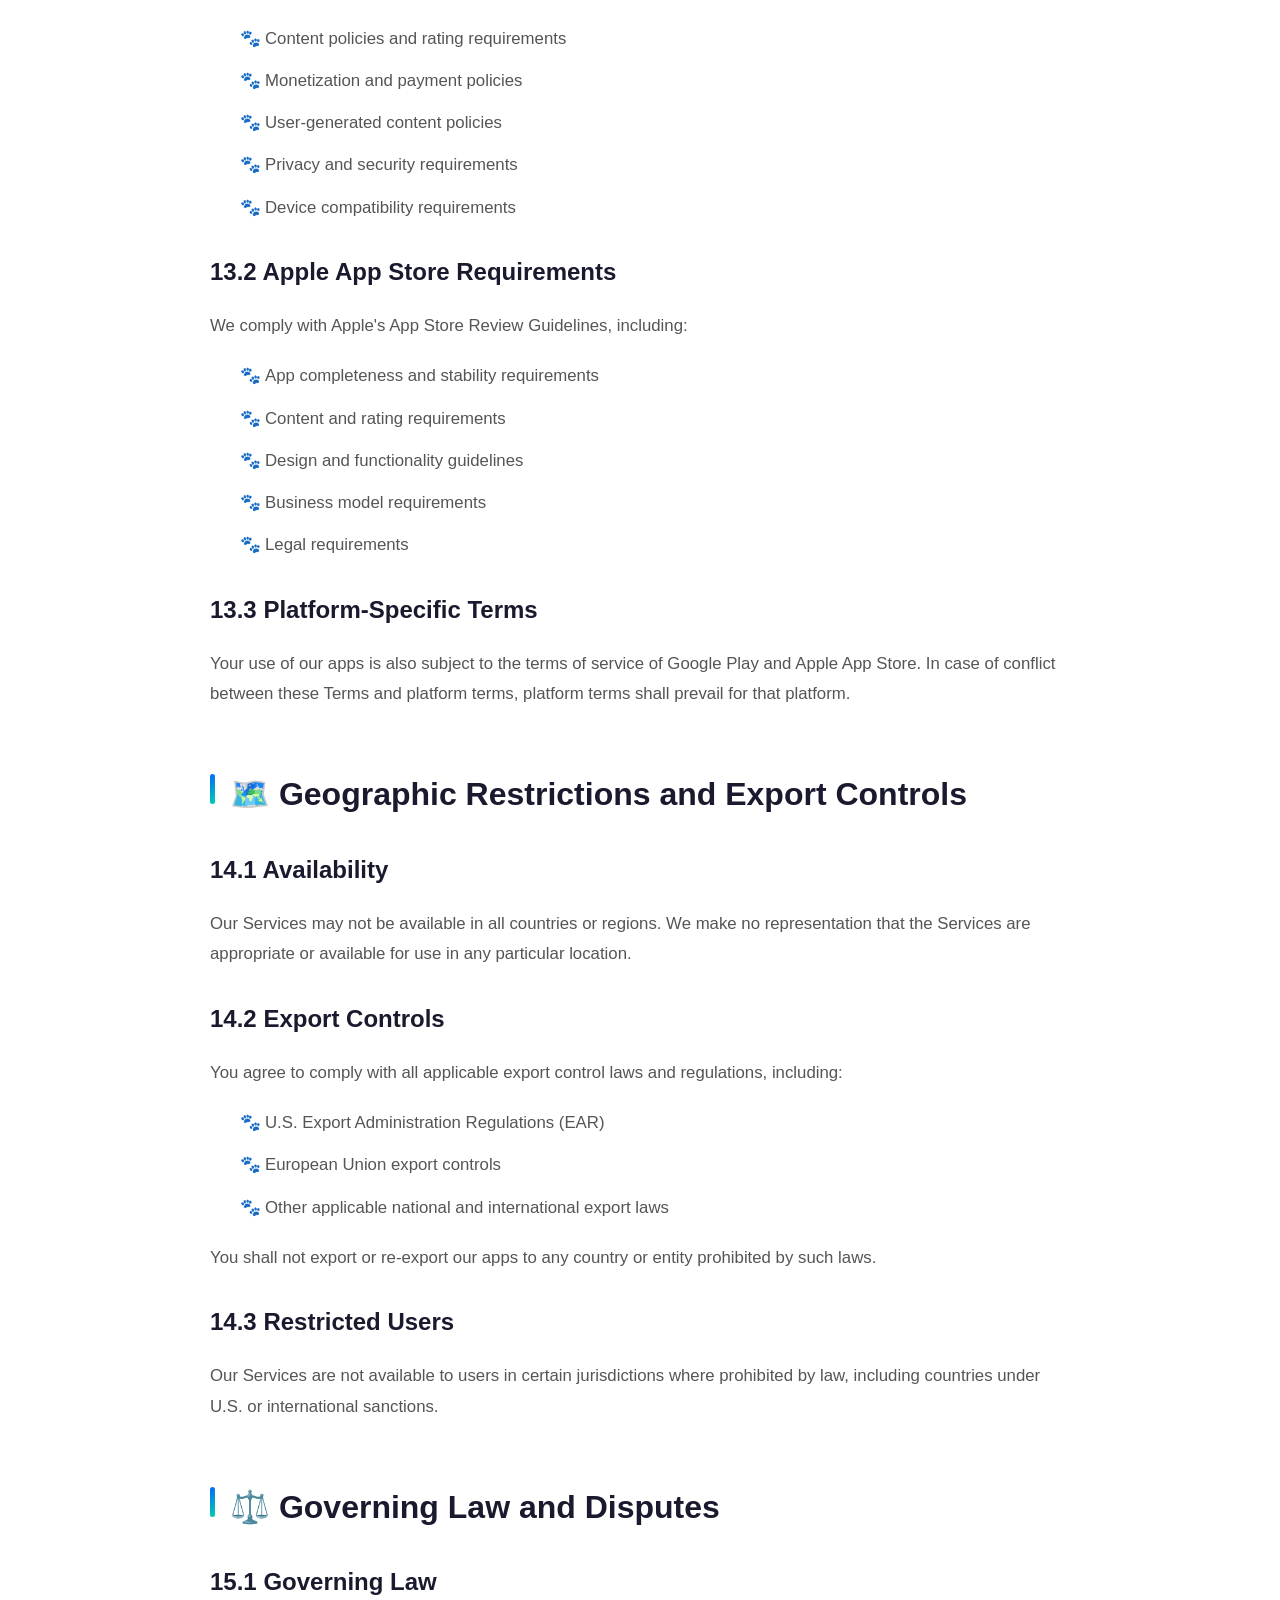
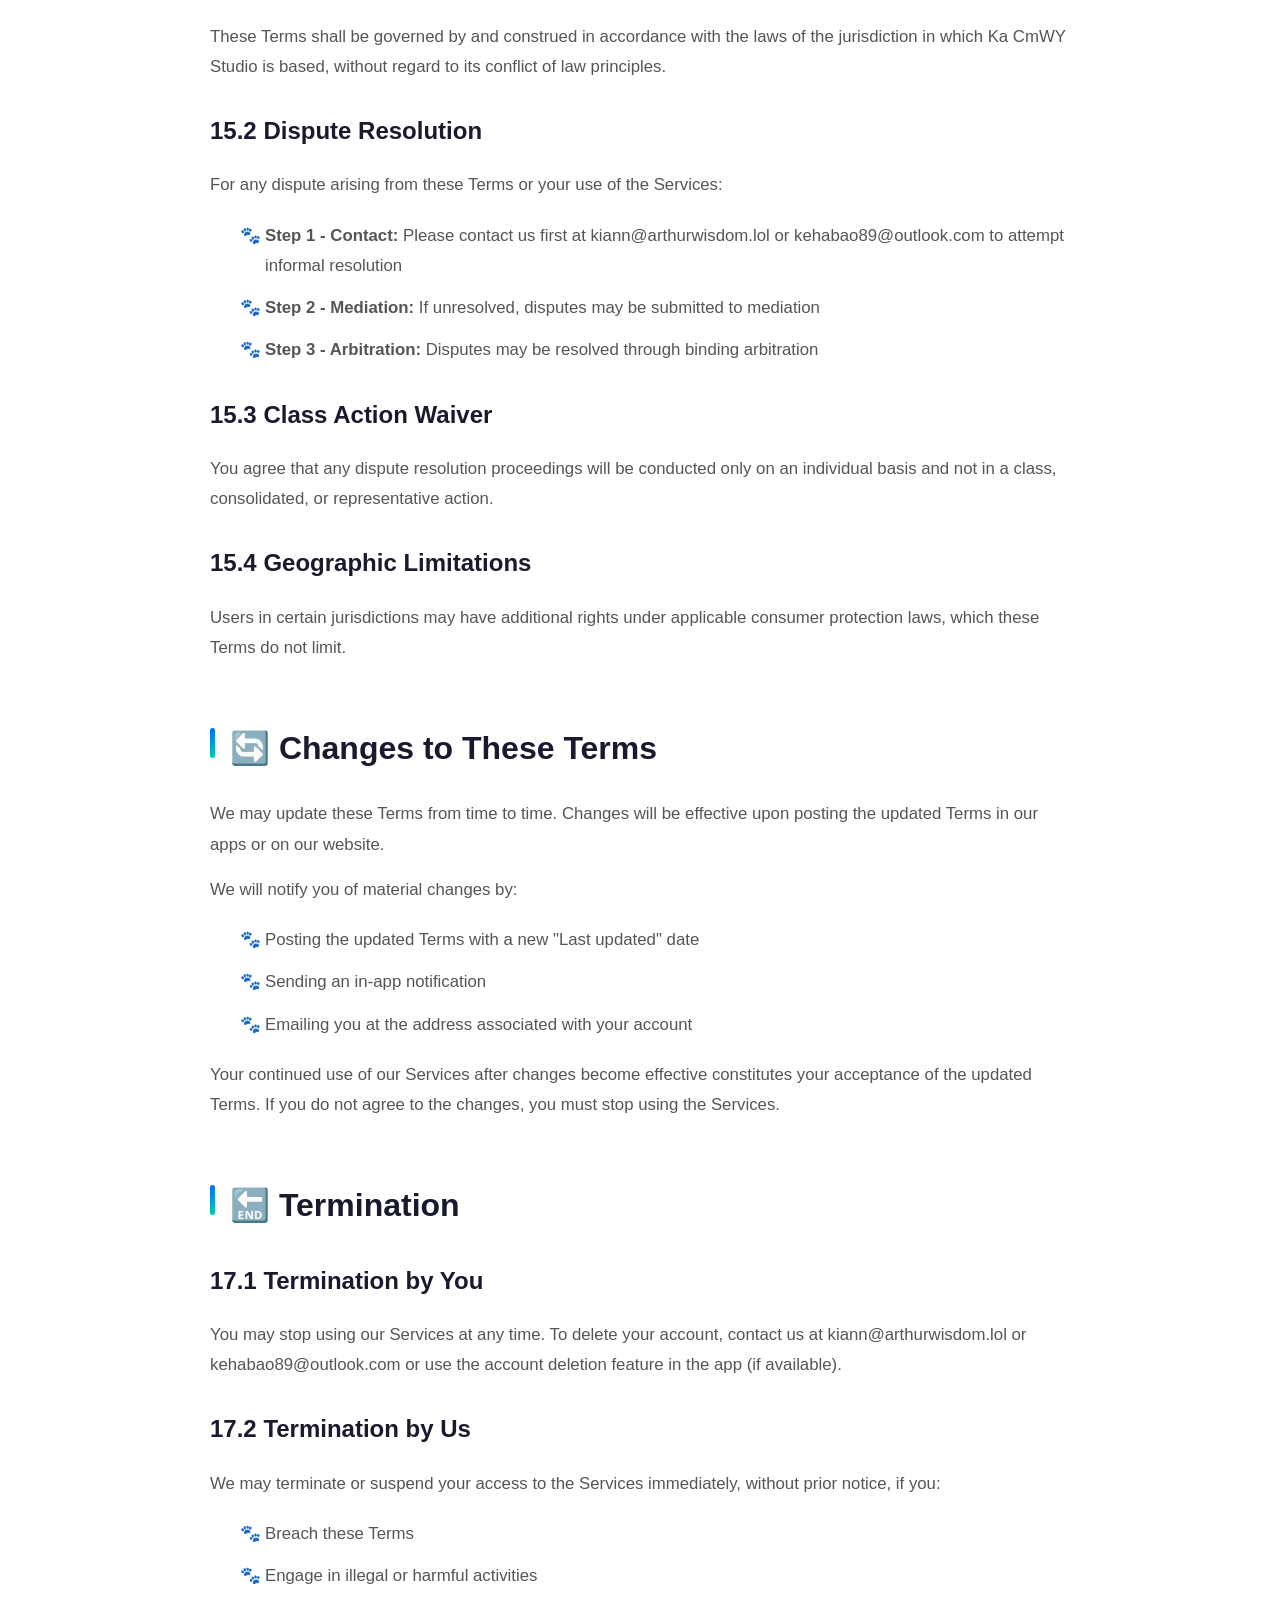
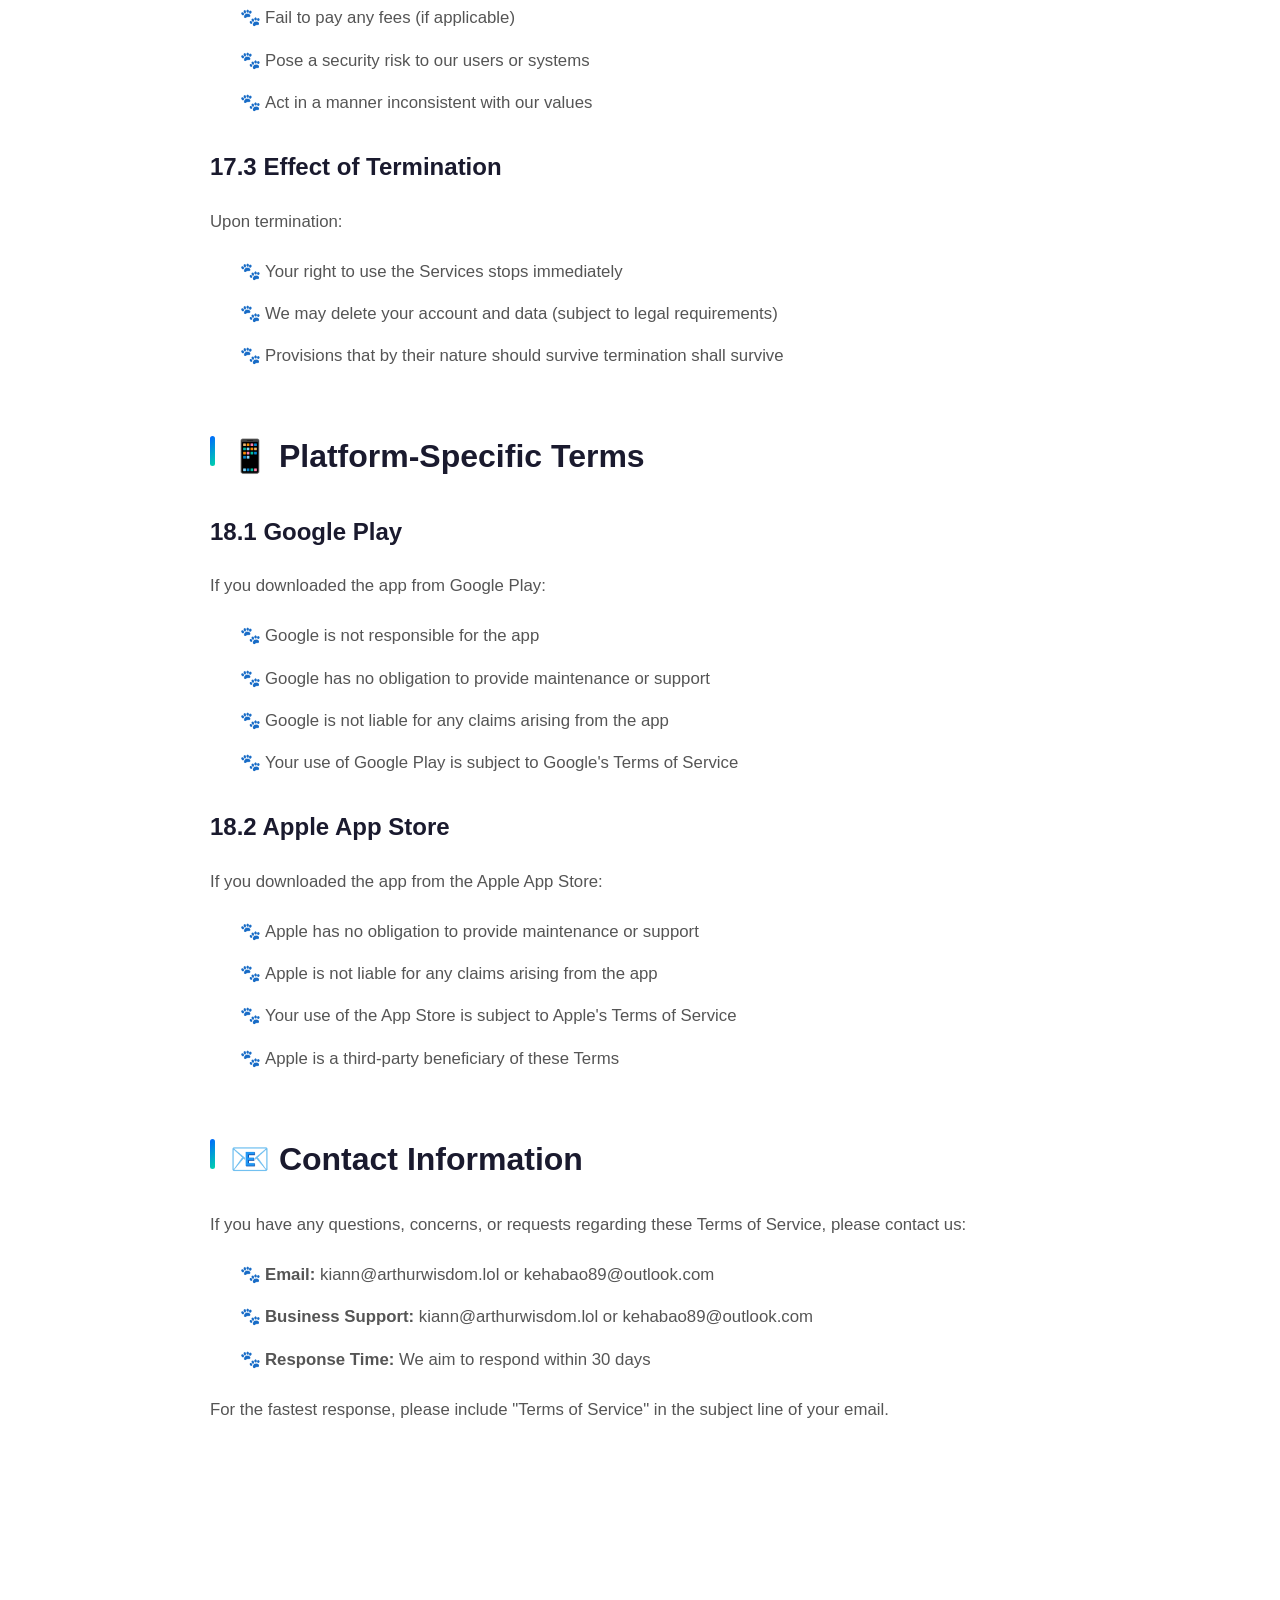
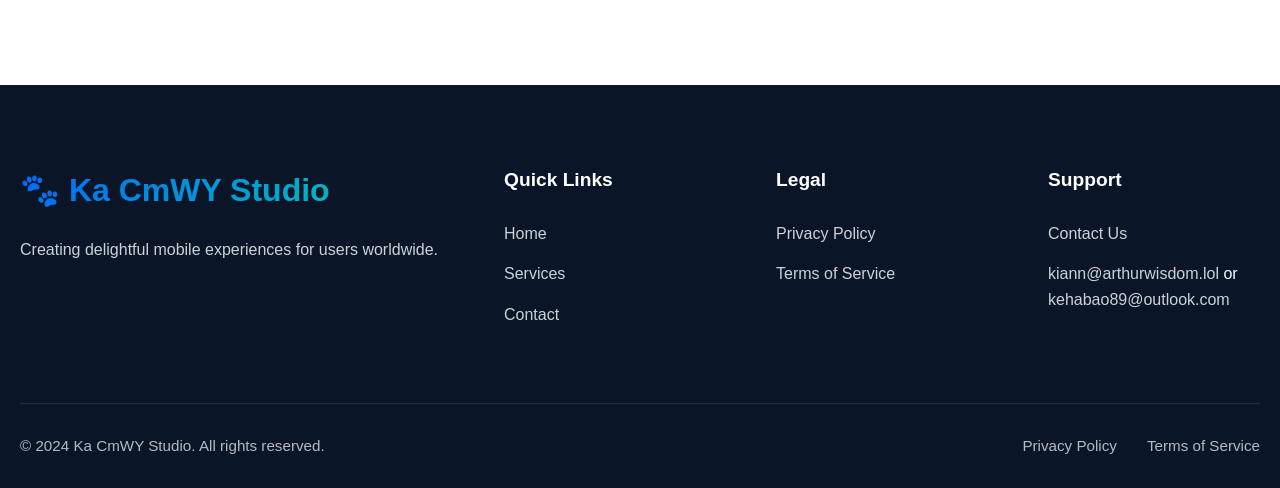
<file: terms.html>
<!DOCTYPE html>
<html lang="en">
<head>
    <meta charset="UTF-8">
    <meta name="viewport" content="width=device-width, initial-scale=1.0">
    <meta http-equiv="Strict-Transport-Security" content="max-age=31536000; includeSubDomains; preload">
    <meta name="description" content="Terms of Service - Ka CmWY Studio. Read our terms and conditions for using our mobile applications and services.">
    <meta name="robots" content="noindex, nofollow">
    
    <link rel="canonical" href="https://kacmwy.com/terms.html">
    
    <title>Terms of Service - Ka CmWY Studio</title>
    
    <link rel="icon" type="image/svg+xml" href="data:image/svg+xml,<svg xmlns='http://www.w3.org/2000/svg' viewBox='0 0 100 100'><text y='.9em' font-size='90'>🐾</text></svg>">
    <link rel="stylesheet" href="css/style.css">
</head>
<body>
    <!-- Navigation -->
    <nav class="navbar">
        <div class="nav-container">
            <a href="/" class="logo">
                <svg viewBox="0 0 100 100" width="50" height="50">
                    <circle cx="50" cy="50" r="45" fill="url(#logoGradient)"/>
                    <ellipse cx="35" cy="35" rx="8" ry="10" fill="white"/>
                    <ellipse cx="65" cy="35" rx="8" ry="10" fill="white"/>
                    <circle cx="35" cy="35" r="4" fill="#1A1A2E" class="animal-eyes"/>
                    <circle cx="65" cy="35" r="4" fill="#1A1A2E" class="animal-eyes"/>
                    <path d="M35 60 Q50 75 65 60" stroke="white" stroke-width="4" fill="none" stroke-linecap="round"/>
                    <ellipse cx="20" cy="20" rx="12" ry="15" fill="url(#logoGradient)" opacity="0.8"/>
                    <ellipse cx="80" cy="20" rx="12" ry="15" fill="url(#logoGradient)" opacity="0.8"/>
                    <defs>
                        <linearGradient id="logoGradient" x1="0%" y1="0%" x2="100%" y2="100%">
                            <stop offset="0%" style="stop-color:#0066FF"/>
                            <stop offset="100%" style="stop-color:#00D4AA"/>
                        </linearGradient>
                    </defs>
                </svg>
                Ka CmWY
            </a>
            
            <div class="nav-links">
                <a href="/">Home</a>
                <a href="services.html">Services</a>
                <a href="contact.html">Contact</a>
                <a href="privacy.html">Privacy Policy</a>
                <a href="terms.html">Terms of Service</a>
            </div>
            
            <div class="nav-toggle">
                <span></span>
                <span></span>
                <span></span>
            </div>
        </div>
    </nav>

    <!-- Page Header -->
    <header class="page-header">
        <h1>📜 Terms of Service</h1>
        <p>Last updated: August 15, 2024</p>
    </header>

    <!-- Terms of Service Content -->
    <section class="section" style="background: var(--text-light);">
        <div class="legal-content">
            
            <div class="legal-section">
                <h2>🐾 Introduction</h2>
                <p>
                    Welcome to Ka CmWY Studio! These Terms of Service ("Terms") govern your use of our mobile applications, websites, and related services (collectively, the "Services") provided by Ka CmWY Studio ("we," "our," or "us").
                </p>
                <p>
                    By downloading, installing, or using our apps, or by accessing our website, you agree to be bound by these Terms. If you do not agree to these Terms, please do not use our Services.
                </p>
            </div>

            <div class="legal-section">
                <h2>📋 Acceptance of Terms</h2>
                <p>By accessing or using our Services, you acknowledge that you:</p>
                <ul>
                    <li>Have read, understood, and agree to be bound by these Terms</li>
                    <li>Are at least 13 years of age (or the minimum age required in your jurisdiction)</li>
                    <li>Have the legal capacity to enter into a binding agreement</li>
                    <li>Are not prohibited from using the Services under applicable law</li>
                </ul>
                <p>If you are using the Services on behalf of a company or organization, you represent that you have the authority to bind that entity to these Terms.</p>
            </div>

            <div class="legal-section">
                <h2>📱 Our Services</h2>
                <p>Ka CmWY Studio provides the following services:</p>
                
                <h3>3.1 Mobile Applications</h3>
                <p>We develop and publish mobile applications including:</p>
                <ul>
                    <li><strong>Casual Games:</strong> Fun, engaging games for entertainment purposes</li>
                    <li><strong>Utility Apps:</strong> Daily tools and productivity applications</li>
                    <li><strong>Other Apps:</strong> Various mobile applications we may develop in the future</li>
                </ul>

                <h3>3.2 Platform Availability</h3>
                <p>Our apps are available on:</p>
                <ul>
                    <li><strong>Google Play Store:</strong> For Android devices</li>
                    <li><strong>Apple App Store:</strong> For iOS devices (iPhone, iPad, iPod touch)</li>
                </ul>

                <h3>3.3 Service Modifications</h3>
                <p>We reserve the right to modify, suspend, or discontinue any part of our Services at any time, with or without notice. We are not liable to you or any third party for any modification, suspension, or discontinuation of the Services.</p>
            </div>

            <div class="legal-section">
                <h2>👤 User Accounts</h2>
                
                <h3>4.1 Account Creation</h3>
                <p>Some of our apps may allow you to create an account. When creating an account, you agree to:</p>
                <ul>
                    <li>Provide accurate, current, and complete information</li>
                    <li>Maintain and promptly update your information</li>
                    <li>Keep your password secure and confidential</li>
                    <li>Notify us immediately of any unauthorized access</li>
                </ul>

                <h3>4.2 Account Responsibilities</h3>
                <p>You are responsible for:</p>
                <ul>
                    <li>All activities that occur under your account</li>
                    <li>Ensuring others do not access your account without permission</li>
                    <li>Logging out after each session</li>
                </ul>

                <h3>4.3 Account Termination</h3>
                <p>We may suspend or terminate your account if you violate these Terms or engage in illegal or harmful activities.</p>
            </div>

            <div class="legal-section">
                <h2>🎮 App Usage Rules</h2>
                <p>When using our apps, you agree NOT to:</p>
                <ul>
                    <li>Violate any applicable laws or regulations</li>
                    <li>Infringe on intellectual property rights of others</li>
                    <li>Use the app for any illegal or unauthorized purpose</li>
                    <li>Attempt to gain unauthorized access to our systems</li>
                    <li>Interfere with or disrupt the app or servers</li>
                    <li>Reverse engineer, decompile, or disassemble the app</li>
                    <li>Remove or alter any proprietary notices</li>
                    <li>Use automated tools (bots, scrapers, etc.) without permission</li>
                    <li>Share your account credentials with others</li>
                    <li>Harass, abuse, or harm other users</li>
                    <li>Upload viruses, malware, or other harmful code</li>
                    <li>Circumvent any in-app purchases or payment systems</li>
                </ul>
            </div>

            <div class="legal-section">
                <h2>💰 In-App Purchases and Virtual Items</h2>
                
                <h3>6.1 Virtual Currency and Items</h3>
                <p>Some apps may offer virtual currency, items, or features for purchase. These include:</p>
                <ul>
                    <li><strong>Coins, Gems, or Credits:</strong> In-app virtual currency</li>
                    <li><strong>Power-ups:</strong> Temporary enhancements for gameplay</li>
                    <li><strong>Customization Items:</strong> Skins, themes, and visual enhancements</li>
                    <li><strong>Premium Features:</strong> Advanced functionality or content</li>
                </ul>

                <h3>6.2 Purchase Terms</h3>
                <ul>
                    <li>All purchases are final and non-refundable unless required by law</li>
                    <li>Virtual items have no real-world monetary value</li>
                    <li>Purchases are for personal, non-commercial use only</li>
                    <li>You agree to the pricing displayed at the time of purchase</li>
                </ul>

                <h3>6.3 No Real Money Wagering</h3>
                <p>Virtual items and currency cannot be exchanged for real money, goods, or services outside of the app. You cannot transfer virtual items to other users for real money.</p>

                <h3>6.4 Platform Payment Terms</h3>
                <p>All purchases are subject to the payment terms of Google Play or Apple App Store, depending on where you made the purchase. Refund requests should be directed to the respective platform.</p>
            </div>

            <div class="legal-section">
                <h2>💡 Intellectual Property Rights</h2>
                
                <h3>7.1 Our Content</h3>
                <p>The Services and all content, features, and functionality (including but not limited to games, graphics, text, music, sound, and software) are owned by Ka CmWY Studio and are protected by copyright, trademark, and other intellectual property laws.</p>

                <h3>7.2 Trademarks</h3>
                <p>"Ka CmWY," our logos, and related names and logos are trademarks of Ka CmWY Studio. You may not use such marks without our prior written permission.</p>

                <h3>7.3 User Content</h3>
                <p>If you submit feedback, suggestions, or other content to us, you grant us a worldwide, perpetual, irrevocable, royalty-free license to use, reproduce, modify, and distribute such content.</p>

                <h3>7.4 Your License</h3>
                <p>We grant you a limited, non-exclusive, non-transferable, revocable license to use our apps for personal, non-commercial purposes, subject to these Terms.</p>
            </div>

            <div class="legal-section">
                <h2>📊 Advertisements and Third-Party Content</h2>
                
                <h3>8.1 Ad-Supported Services</h3>
                <p>Some of our apps are ad-supported. You agree that:</p>
                <ul>
                    <li>Ads may be displayed within the app</li>
                    <li>We may use various ad formats including splash ads, rewarded videos, interstitials, and banners</li>
                    <li>Ads may be personalized based on your preferences and usage patterns</li>
                    <li>We work with third-party advertising partners to serve ads</li>
                </ul>

                <h3>8.2 Ad Partners</h3>
                <p>We partner with various advertising networks, including but not limited to:</p>
                <ul>
                    <li>Google AdMob</li>
                    <li>Facebook Audience Network</li>
                    <li>Unity Ads</li>
                    <li>AppLovin</li>
                    <li>ironSource</li>
                    <li>AdColony</li>
                    <li>MoPub</li>
                    <li>Vungle</li>
                    <li>Chartboost</li>
                    <li>InMobi</li>
                    <li>And other ad networks and analytics providers</li>
                </ul>

                <h3>8.3 Third-Party Content</h3>
                <p>Our apps may contain links to third-party websites or content. We are not responsible for the content, accuracy, or opinions expressed by third parties.</p>
            </div>

            <div class="legal-section">
                <h2>🛡️ Privacy and Data Collection</h2>
                <p>Your privacy is important to us. Our data collection and privacy practices are governed by our Privacy Policy, which is incorporated into these Terms by reference. By using our Services, you consent to our data practices as described in the Privacy Policy.</p>
                
                <p>Key points from our Privacy Policy:</p>
                <ul>
                    <li>We collect device information, usage data, and location data (with consent)</li>
                    <li>We use this data to improve our Services and display personalized ads</li>
                    <li>We comply with GDPR, COPPA, and CCPA requirements</li>
                    <li>We implement appropriate security measures to protect your data</li>
                </ul>
                <p>Please review our full <a href="privacy.html">Privacy Policy</a> for complete details.</p>
            </div>

            <div class="legal-section">
                <h2>👶 Age Restrictions and Children's Use</h2>
                
                <h3>10.1 Minimum Age Requirements</h3>
                <p>To use our Services, you must be:</p>
                <ul>
                    <li><strong>General Apps:</strong> At least 13 years of age (or minimum age in your jurisdiction)</li>
                    <li><strong>Certain Features:</strong> At least 16 years old for some advanced features (EU users: 16 under GDPR)</li>
                    <li><strong>Parental Consent:</strong> Required for users under 18 in certain jurisdictions</li>
                </ul>

                <h3>10.2 COPPA Compliance</h3>
                <p>Our apps are not designed to knowingly collect personal information from children under 13. If we discover we have collected data from a child under 13 without parental consent, we will delete it immediately.</p>

                <h3>10.3 Parental Controls</h3>
                <p>Parents can:</p>
                <ul>
                    <li>Review data collected from their children</li>
                    <li>Request deletion of their child's data</li>
                    <li>Prevent further data collection</li>
                </ul>
                <p>Contact us at <a href="mailto:kiann@arthurwisdom.lol">kiann@arthurwisdom.lol</a> or <a href="kehabao89@outlook.com">kehabao89@outlook.com</a> for parental control requests.</p>

                <h3>10.4 Age Ratings</h3>
                <p>Our apps are rated according to app store guidelines:</p>
                <ul>
                    <li><strong>Google Play:</strong> Everyone or Teen</li>
                    <li><strong>Apple App Store:</strong> 4+ or 9+</li>
                </ul>
            </div>

            <div class="legal-section">
                <h2>⚠️ Disclaimers and Limitation of Liability</h2>
                
                <h3>11.1 "As Is" Basis</h3>
                <p>OUR SERVICES ARE PROVIDED "AS IS" AND "AS AVAILABLE" WITHOUT WARRANTIES OF ANY KIND, EITHER EXPRESS OR IMPLIED, INCLUDING BUT NOT LIMITED TO IMPLIED WARRANTIES OF MERCHANTABILITY, FITNESS FOR A PARTICULAR PURPOSE, AND NON-INFRINGEMENT.</p>

                <h3>11.2 No Guarantee</h3>
                <p>We do not guarantee that:</p>
                <ul>
                    <li>The Services will be uninterrupted, secure, or error-free</li>
                    <li>The app will work on all devices or operating systems</li>
                    <li>Any errors in the app will be corrected</li>
                    <li>The app will meet your specific requirements</li>
                </ul>

                <h3>11.3 Limitation of Liability</h3>
                <p>TO THE MAXIMUM EXTENT PERMITTED BY LAW, KA CMWY STUDIO SHALL NOT BE LIABLE FOR:</p>
                <ul>
                    <li>INDIRECT, INCIDENTAL, SPECIAL, CONSEQUENTIAL, OR PUNITIVE DAMAGES</li>
                    <li>LOSS OF PROFITS, REVENUE, DATA, OR USE</li>
                    <li>COST OF PROCUREMENT OF SUBSTITUTE SERVICES</li>
                    <li>ANY DAMAGES ARISING FROM YOUR USE OF THE SERVICES</li>
                </ul>
                <p>OUR TOTAL LIABILITY SHALL NOT EXCEED THE AMOUNT YOU PAID US (IF ANY) IN THE TWELVE (12) MONTHS PRECEDING THE CLAIM.</p>

                <h3>11.4 Exclusions</h3>
                <p>Some jurisdictions do not allow the exclusion of certain warranties or limitation of liability for certain damages. In such cases, our liability shall be limited to the fullest extent permitted by law.</p>
            </div>

            <div class="legal-section">
                <h2>🔒 Indemnification</h2>
                <p>You agree to indemnify, defend, and hold harmless Ka CmWY Studio and its officers, directors, employees, agents, and affiliates from and against any claims, damages, losses, costs, and expenses (including reasonable legal fees) arising from:</p>
                <ul>
                    <li>Your violation of these Terms</li>
                    <li>Your misuse of the Services</li>
                    <li>Your violation of any rights of a third party</li>
                    <li>Your unlawful or improper conduct</li>
                </ul>
            </div>

            <div class="legal-section">
                <h2>🏛️ App Store Requirements and Guidelines</h2>
                
                <h3>13.1 Google Play Requirements</h3>
                <p>We comply with Google Play's Developer Program Policies, including:</p>
                <ul>
                    <li>Content policies and rating requirements</li>
                    <li>Monetization and payment policies</li>
                    <li>User-generated content policies</li>
                    <li>Privacy and security requirements</li>
                    <li>Device compatibility requirements</li>
                </ul>

                <h3>13.2 Apple App Store Requirements</h3>
                <p>We comply with Apple's App Store Review Guidelines, including:</p>
                <ul>
                    <li>App completeness and stability requirements</li>
                    <li>Content and rating requirements</li>
                    <li>Design and functionality guidelines</li>
                    <li>Business model requirements</li>
                    <li>Legal requirements</li>
                </ul>

                <h3>13.3 Platform-Specific Terms</h3>
                <p>Your use of our apps is also subject to the terms of service of Google Play and Apple App Store. In case of conflict between these Terms and platform terms, platform terms shall prevail for that platform.</p>
            </div>

            <div class="legal-section">
                <h2>🗺️ Geographic Restrictions and Export Controls</h2>
                
                <h3>14.1 Availability</h3>
                <p>Our Services may not be available in all countries or regions. We make no representation that the Services are appropriate or available for use in any particular location.</p>

                <h3>14.2 Export Controls</h3>
                <p>You agree to comply with all applicable export control laws and regulations, including:</p>
                <ul>
                    <li>U.S. Export Administration Regulations (EAR)</li>
                    <li>European Union export controls</li>
                    <li>Other applicable national and international export laws</li>
                </ul>
                <p>You shall not export or re-export our apps to any country or entity prohibited by such laws.</p>

                <h3>14.3 Restricted Users</h3>
                <p>Our Services are not available to users in certain jurisdictions where prohibited by law, including countries under U.S. or international sanctions.</p>
            </div>

            <div class="legal-section">
                <h2>⚖️ Governing Law and Disputes</h2>
                
                <h3>15.1 Governing Law</h3>
                <p>These Terms shall be governed by and construed in accordance with the laws of the jurisdiction in which Ka CmWY Studio is based, without regard to its conflict of law principles.</p>

                <h3>15.2 Dispute Resolution</h3>
                <p>For any dispute arising from these Terms or your use of the Services:</p>
                <ul>
                    <li><strong>Step 1 - Contact:</strong> Please contact us first at <a href="mailto:kiann@arthurwisdom.lol">kiann@arthurwisdom.lol</a> or <a href="kehabao89@outlook.com">kehabao89@outlook.com</a> to attempt informal resolution</li>
                    <li><strong>Step 2 - Mediation:</strong> If unresolved, disputes may be submitted to mediation</li>
                    <li><strong>Step 3 - Arbitration:</strong> Disputes may be resolved through binding arbitration</li>
                </ul>

                <h3>15.3 Class Action Waiver</h3>
                <p>You agree that any dispute resolution proceedings will be conducted only on an individual basis and not in a class, consolidated, or representative action.</p>

                <h3>15.4 Geographic Limitations</h3>
                <p>Users in certain jurisdictions may have additional rights under applicable consumer protection laws, which these Terms do not limit.</p>
            </div>

            <div class="legal-section">
                <h2>🔄 Changes to These Terms</h2>
                <p>We may update these Terms from time to time. Changes will be effective upon posting the updated Terms in our apps or on our website.</p>
                <p>We will notify you of material changes by:</p>
                <ul>
                    <li>Posting the updated Terms with a new "Last updated" date</li>
                    <li>Sending an in-app notification</li>
                    <li>Emailing you at the address associated with your account</li>
                </ul>
                <p>Your continued use of our Services after changes become effective constitutes your acceptance of the updated Terms. If you do not agree to the changes, you must stop using the Services.</p>
            </div>

            <div class="legal-section">
                <h2>🔚 Termination</h2>
                
                <h3>17.1 Termination by You</h3>
                <p>You may stop using our Services at any time. To delete your account, contact us at <a href="mailto:kiann@arthurwisdom.lol">kiann@arthurwisdom.lol</a> or <a href="mailto:kehabao89@outlook.com">kehabao89@outlook.com</a> or use the account deletion feature in the app (if available).</p>

                <h3>17.2 Termination by Us</h3>
                <p>We may terminate or suspend your access to the Services immediately, without prior notice, if you:</p>
                <ul>
                    <li>Breach these Terms</li>
                    <li>Engage in illegal or harmful activities</li>
                    <li>Fail to pay any fees (if applicable)</li>
                    <li>Pose a security risk to our users or systems</li>
                    <li>Act in a manner inconsistent with our values</li>
                </ul>

                <h3>17.3 Effect of Termination</h3>
                <p>Upon termination:</p>
                <ul>
                    <li>Your right to use the Services stops immediately</li>
                    <li>We may delete your account and data (subject to legal requirements)</li>
                    <li>Provisions that by their nature should survive termination shall survive</li>
                </ul>
            </div>

            <div class="legal-section">
                <h2>📱 Platform-Specific Terms</h2>
                
                <h3>18.1 Google Play</h3>
                <p>If you downloaded the app from Google Play:</p>
                <ul>
                    <li>Google is not responsible for the app</li>
                    <li>Google has no obligation to provide maintenance or support</li>
                    <li>Google is not liable for any claims arising from the app</li>
                    <li>Your use of Google Play is subject to Google's Terms of Service</li>
                </ul>

                <h3>18.2 Apple App Store</h3>
                <p>If you downloaded the app from the Apple App Store:</p>
                <ul>
                    <li>Apple has no obligation to provide maintenance or support</li>
                    <li>Apple is not liable for any claims arising from the app</li>
                    <li>Your use of the App Store is subject to Apple's Terms of Service</li>
                    <li>Apple is a third-party beneficiary of these Terms</li>
                </ul>
            </div>

            <div class="legal-section">
                <h2>📧 Contact Information</h2>
                <p>If you have any questions, concerns, or requests regarding these Terms of Service, please contact us:</p>
                <ul>
                    <li><strong>Email:</strong> <a href="mailto:kiann@arthurwisdom.lol">kiann@arthurwisdom.lol</a> or <a href="mailto:kehabao89@outlook.com">kehabao89@outlook.com</a></li>
                    <li><strong>Business Support:</strong> <a href="mailto:kiann@arthurwisdom.lol">kiann@arthurwisdom.lol</a> or <a href="mailto:kehabao89@outlook.com">kehabao89@outlook.com</a></li>
                    <li><strong>Response Time:</strong> We aim to respond within 30 days</li>
                </ul>
                <p>For the fastest response, please include "Terms of Service" in the subject line of your email.</p>
            </div>

        </div>
    </section>

    <!-- Footer -->
    <footer class="footer">
        <div class="container">
            <div class="footer-content">
                <div class="footer-brand">
                    <h3>🐾 Ka CmWY Studio</h3>
                    <p>
                        Creating delightful mobile experiences for users worldwide.
                    </p>
                </div>
                
                <div class="footer-links">
                    <h4>Quick Links</h4>
                    <ul>
                        <li><a href="/">Home</a></li>
                        <li><a href="services.html">Services</a></li>
                        <li><a href="contact.html">Contact</a></li>
                    </ul>
                </div>
                
                <div class="footer-links">
                    <h4>Legal</h4>
                    <ul>
                        <li><a href="privacy.html">Privacy Policy</a></li>
                        <li><a href="terms.html">Terms of Service</a></li>
                    </ul>
                </div>
                
                <div class="footer-links">
                    <h4>Support</h4>
                    <ul>
                        <li><a href="contact.html">Contact Us</a></li>
                        <li><a href="mailto:kiann@arthurwisdom.lol">kiann@arthurwisdom.lol</a> or <a href="mailto:kehabao89@outlook.com">kehabao89@outlook.com</a></li>
                    </ul>
                </div>
            </div>
            
            <div class="footer-bottom">
                <p>&copy; 2024 Ka CmWY Studio. All rights reserved.</p>
                <div class="legal-links">
                    <a href="privacy.html">Privacy Policy</a>
                    <a href="terms.html">Terms of Service</a>
                </div>
            </div>
        </div>
    </footer>

    <script src="js/main.js"></script>
</body>
</html>
</file>
<file: css/style.css>
/* Ka CmWY Studio Website Styles */
/* Main Styles - BYD-inspired with cute animals theme */

/* ===== CSS Variables ===== */
:root {
    --primary-color: #0066FF;
    --secondary-color: #00D4AA;
    --accent-color: #FF6B35;
    --background-light: #F8FAFC;
    --background-dark: #0A1628;
    --text-dark: #1A1A2E;
    --text-light: #FFFFFF;
    --gradient-primary: linear-gradient(135deg, #0066FF 0%, #00D4AA 100%);
    --gradient-hero: linear-gradient(135deg, #667eea 0%, #764ba2 100%);
    --shadow-soft: 0 10px 40px rgba(0, 102, 255, 0.1);
    --shadow-medium: 0 20px 60px rgba(0, 102, 255, 0.15);
    --shadow-hard: 0 30px 80px rgba(0, 102, 255, 0.2);
    --transition-smooth: all 0.4s cubic-bezier(0.4, 0, 0.2, 1);
    --transition-bounce: all 0.6s cubic-bezier(0.68, -0.55, 0.265, 1.55);
}

/* ===== Reset & Base ===== */
* {
    margin: 0;
    padding: 0;
    box-sizing: border-box;
}

html {
    scroll-behavior: smooth;
    font-size: 16px;
}

body {
    font-family: 'Segoe UI', Tahoma, Geneva, Verdana, sans-serif;
    line-height: 1.6;
    color: var(--text-dark);
    background-color: var(--background-light);
    overflow-x: hidden;
}

a {
    text-decoration: none;
    color: inherit;
    transition: var(--transition-smooth);
}

ul {
    list-style: none;
}

img {
    max-width: 100%;
    height: auto;
}

.container {
    max-width: 1400px;
    margin: 0 auto;
    padding: 0 20px;
}

/* ===== Navigation ===== */
.navbar {
    position: fixed;
    top: 0;
    left: 0;
    right: 0;
    z-index: 1000;
    background: rgba(255, 255, 255, 0.95);
    backdrop-filter: blur(20px);
    box-shadow: var(--shadow-soft);
    transition: var(--transition-smooth);
}

.navbar.scrolled {
    background: rgba(255, 255, 255, 1);
    box-shadow: var(--shadow-medium);
}

.nav-container {
    max-width: 1400px;
    margin: 0 auto;
    padding: 0 40px;
    display: flex;
    justify-content: space-between;
    align-items: center;
    height: 80px;
}

.logo {
    display: flex;
    align-items: center;
    gap: 12px;
    font-size: 1.8rem;
    font-weight: 700;
    background: var(--gradient-primary);
    -webkit-background-clip: text;
    -webkit-text-fill-color: transparent;
    background-clip: text;
}

.logo svg {
    width: 50px;
    height: 50px;
}

.nav-links {
    display: flex;
    gap: 40px;
    align-items: center;
}

.nav-links a {
    font-weight: 500;
    font-size: 1.05rem;
    position: relative;
    padding: 8px 0;
}

.nav-links a::after {
    content: '';
    position: absolute;
    bottom: 0;
    left: 0;
    width: 0;
    height: 3px;
    background: var(--gradient-primary);
    transition: var(--transition-smooth);
    border-radius: 2px;
}

.nav-links a:hover::after,
.nav-links a.active::after {
    width: 100%;
}

.nav-links a:hover {
    color: var(--primary-color);
}

.nav-toggle {
    display: none;
    flex-direction: column;
    gap: 6px;
    cursor: pointer;
    padding: 10px;
}

.nav-toggle span {
    width: 28px;
    height: 3px;
    background: var(--text-dark);
    transition: var(--transition-smooth);
    border-radius: 3px;
}

/* ===== Hero Section ===== */
.hero {
    min-height: 100vh;
    display: flex;
    align-items: center;
    justify-content: center;
    background: var(--gradient-hero);
    position: relative;
    overflow: hidden;
    padding-top: 80px;
}

.hero-bg-animation {
    position: absolute;
    top: 0;
    left: 0;
    width: 100%;
    height: 100%;
    pointer-events: none;
}

.hero-content {
    text-align: center;
    z-index: 10;
    padding: 40px 20px;
}

.hero-title {
    font-size: 4.5rem;
    font-weight: 800;
    color: var(--text-light);
    margin-bottom: 20px;
    animation: fadeInUp 1s ease-out;
}

.hero-subtitle {
    font-size: 1.8rem;
    color: rgba(255, 255, 255, 0.9);
    margin-bottom: 40px;
    animation: fadeInUp 1s ease-out 0.2s both;
}

.hero-cta {
    display: inline-flex;
    gap: 20px;
    animation: fadeInUp 1s ease-out 0.4s both;
}

.btn {
    padding: 16px 40px;
    font-size: 1.1rem;
    font-weight: 600;
    border-radius: 50px;
    cursor: pointer;
    transition: var(--transition-bounce);
    border: none;
    display: inline-flex;
    align-items: center;
    gap: 10px;
}

.btn-primary {
    background: var(--text-light);
    color: var(--primary-color);
    box-shadow: 0 10px 30px rgba(0, 0, 0, 0.2);
}

.btn-primary:hover {
    transform: translateY(-5px) scale(1.05);
    box-shadow: 0 20px 50px rgba(0, 0, 0, 0.3);
}

.btn-secondary {
    background: transparent;
    color: var(--text-light);
    border: 2px solid var(--text-light);
}

.btn-secondary:hover {
    background: var(--text-light);
    color: var(--primary-color);
    transform: translateY(-5px) scale(1.05);
}

/* ===== Cute Animal Animations ===== */
.cute-animal {
    position: absolute;
    animation: float 6s ease-in-out infinite;
}

.cute-animal-1 {
    top: 20%;
    left: 10%;
    animation-delay: 0s;
}

.cute-animal-2 {
    top: 30%;
    right: 15%;
    animation-delay: 1s;
}

.cute-animal-3 {
    bottom: 20%;
    left: 20%;
    animation-delay: 2s;
}

.cute-animal-4 {
    bottom: 30%;
    right: 10%;
    animation-delay: 3s;
}

@keyframes float {
    0%, 100% {
        transform: translateY(0px) rotate(0deg);
    }
    25% {
        transform: translateY(-20px) rotate(5deg);
    }
    50% {
        transform: translateY(-10px) rotate(0deg);
    }
    75% {
        transform: translateY(-25px) rotate(-5deg);
    }
}

@keyframes blink {
    0%, 90%, 100% {
        transform: scaleY(1);
    }
    95% {
        transform: scaleY(0.1);
    }
}

.animal-eyes {
    animation: blink 4s ease-in-out infinite;
}

/* ===== Sections ===== */
.section {
    padding: 120px 0;
    position: relative;
}

.section-header {
    text-align: center;
    margin-bottom: 80px;
}

.section-title {
    font-size: 3.2rem;
    font-weight: 700;
    color: var(--text-dark);
    margin-bottom: 20px;
    position: relative;
    display: inline-block;
}

.section-title::after {
    content: '';
    position: absolute;
    bottom: -10px;
    left: 50%;
    transform: translateX(-50%);
    width: 80px;
    height: 4px;
    background: var(--gradient-primary);
    border-radius: 2px;
}

.section-description {
    font-size: 1.2rem;
    color: #666;
    max-width: 700px;
    margin: 0 auto;
}

/* ===== About Section ===== */
.about {
    background: var(--text-light);
}

.about-content {
    display: grid;
    grid-template-columns: 1fr 1fr;
    gap: 80px;
    align-items: center;
}

.about-text h3 {
    font-size: 2.5rem;
    margin-bottom: 30px;
    color: var(--text-dark);
}

.about-text p {
    font-size: 1.1rem;
    color: #555;
    margin-bottom: 20px;
    line-height: 1.8;
}

.about-stats {
    display: grid;
    grid-template-columns: repeat(3, 1fr);
    gap: 30px;
    margin-top: 40px;
}

.stat-item {
    text-align: center;
    padding: 30px;
    background: var(--background-light);
    border-radius: 20px;
    transition: var(--transition-bounce);
}

.stat-item:hover {
    transform: translateY(-10px);
    box-shadow: var(--shadow-medium);
}

.stat-number {
    font-size: 3rem;
    font-weight: 800;
    background: var(--gradient-primary);
    -webkit-background-clip: text;
    -webkit-text-fill-color: transparent;
    background-clip: text;
    margin-bottom: 10px;
}

.stat-label {
    font-size: 1rem;
    color: #666;
    font-weight: 500;
}

.about-visual {
    position: relative;
}

.about-image-container {
    position: relative;
    border-radius: 30px;
    overflow: hidden;
    box-shadow: var(--shadow-hard);
}

.about-image {
    width: 100%;
    height: 500px;
    background: var(--gradient-primary);
    display: flex;
    align-items: center;
    justify-content: center;
}

/* ===== Services Section ===== */
.services {
    background: var(--background-light);
}

.services-grid {
    display: grid;
    grid-template-columns: repeat(3, 1fr);
    gap: 40px;
}

.service-card {
    background: var(--text-light);
    padding: 50px 40px;
    border-radius: 30px;
    text-align: center;
    transition: var(--transition-bounce);
    position: relative;
    overflow: hidden;
}

.service-card::before {
    content: '';
    position: absolute;
    top: 0;
    left: 0;
    width: 100%;
    height: 5px;
    background: var(--gradient-primary);
    transform: scaleX(0);
    transition: var(--transition-smooth);
}

.service-card:hover::before {
    transform: scaleX(1);
}

.service-card:hover {
    transform: translateY(-15px);
    box-shadow: var(--shadow-hard);
}

.service-icon {
    width: 100px;
    height: 100px;
    margin: 0 auto 30px;
    background: var(--gradient-primary);
    border-radius: 50%;
    display: flex;
    align-items: center;
    justify-content: center;
    transition: var(--transition-bounce);
}

.service-card:hover .service-icon {
    transform: scale(1.1) rotate(10deg);
}

.service-icon svg {
    width: 50px;
    height: 50px;
    fill: var(--text-light);
}

.service-title {
    font-size: 1.5rem;
    font-weight: 700;
    margin-bottom: 20px;
    color: var(--text-dark);
}

.service-description {
    font-size: 1rem;
    color: #666;
    line-height: 1.7;
}

/* ===== Apps Showcase ===== */
.apps-showcase {
    background: var(--text-light);
}

.apps-grid {
    display: grid;
    grid-template-columns: repeat(2, 1fr);
    gap: 60px;
    align-items: center;
}

.app-item {
    display: flex;
    gap: 30px;
    padding: 40px;
    background: var(--background-light);
    border-radius: 25px;
    transition: var(--transition-bounce);
}

.app-item:hover {
    transform: translateX(20px);
    box-shadow: var(--shadow-medium);
}

.app-icon-large {
    width: 120px;
    height: 120px;
    background: var(--gradient-primary);
    border-radius: 25px;
    display: flex;
    align-items: center;
    justify-content: center;
    flex-shrink: 0;
}

.app-icon-large svg {
    width: 60px;
    height: 60px;
    fill: var(--text-light);
}

.app-info h3 {
    font-size: 1.8rem;
    margin-bottom: 15px;
    color: var(--text-dark);
}

.app-info p {
    font-size: 1.05rem;
    color: #666;
    line-height: 1.7;
}

.app-tags {
    display: flex;
    gap: 10px;
    margin-top: 15px;
    flex-wrap: wrap;
}

.app-tag {
    padding: 6px 16px;
    background: var(--primary-color);
    color: var(--text-light);
    border-radius: 20px;
    font-size: 0.85rem;
    font-weight: 500;
}

/* ===== Ad Types Section ===== */
.ad-types {
    background: var(--background-light);
}

.ad-types-grid {
    display: grid;
    grid-template-columns: repeat(4, 1fr);
    gap: 30px;
}

.ad-type-card {
    background: var(--text-light);
    padding: 40px 30px;
    border-radius: 25px;
    text-align: center;
    transition: var(--transition-bounce);
    border: 2px solid transparent;
}

.ad-type-card:hover {
    border-color: var(--primary-color);
    transform: translateY(-10px);
    box-shadow: var(--shadow-medium);
}

.ad-type-icon {
    width: 80px;
    height: 80px;
    margin: 0 auto 25px;
    background: var(--gradient-primary);
    border-radius: 20px;
    display: flex;
    align-items: center;
    justify-content: center;
}

.ad-type-icon svg {
    width: 40px;
    height: 40px;
    fill: var(--text-light);
}

.ad-type-title {
    font-size: 1.3rem;
    font-weight: 700;
    margin-bottom: 15px;
    color: var(--text-dark);
}

.ad-type-description {
    font-size: 0.95rem;
    color: #666;
    line-height: 1.6;
}

/* ===== Partners Section ===== */
.partners {
    background: var(--text-light);
}

.partners-grid {
    display: grid;
    grid-template-columns: repeat(5, 1fr);
    gap: 30px;
}

.partner-item {
    padding: 30px;
    background: var(--background-light);
    border-radius: 20px;
    display: flex;
    align-items: center;
    justify-content: center;
    transition: var(--transition-bounce);
}

.partner-item:hover {
    transform: scale(1.05);
    box-shadow: var(--shadow-medium);
}

.partner-name {
    font-size: 1.1rem;
    font-weight: 600;
    color: var(--text-dark);
}

/* ===== Why Choose Us ===== */
.why-us {
    background: var(--gradient-hero);
    color: var(--text-light);
}

.why-us .section-title {
    color: var(--text-light);
}

.why-us .section-title::after {
    background: var(--text-light);
}

.why-us .section-description {
    color: rgba(255, 255, 255, 0.9);
}

.why-us-grid {
    display: grid;
    grid-template-columns: repeat(4, 1fr);
    gap: 40px;
}

.why-us-item {
    text-align: center;
    padding: 40px 30px;
    background: rgba(255, 255, 255, 0.1);
    border-radius: 25px;
    backdrop-filter: blur(10px);
    transition: var(--transition-bounce);
}

.why-us-item:hover {
    transform: translateY(-15px);
    background: rgba(255, 255, 255, 0.2);
}

.why-us-icon {
    width: 80px;
    height: 80px;
    margin: 0 auto 25px;
    background: var(--text-light);
    border-radius: 50%;
    display: flex;
    align-items: center;
    justify-content: center;
}

.why-us-icon svg {
    width: 40px;
    height: 40px;
    fill: var(--primary-color);
}

.why-us-title {
    font-size: 1.4rem;
    font-weight: 700;
    margin-bottom: 15px;
}

.why-us-text {
    font-size: 1rem;
    opacity: 0.9;
    line-height: 1.7;
}

/* ===== Contact Section ===== */
.contact {
    background: var(--text-light);
}

.contact-content {
    display: grid;
    grid-template-columns: 1fr 1fr;
    gap: 80px;
}

.contact-info {
    padding: 60px;
    background: var(--gradient-hero);
    border-radius: 30px;
    color: var(--text-light);
}

.contact-info h3 {
    font-size: 2.5rem;
    margin-bottom: 30px;
}

.contact-info p {
    font-size: 1.1rem;
    margin-bottom: 20px;
    opacity: 0.9;
}

.contact-detail {
    display: flex;
    align-items: center;
    gap: 15px;
    margin-bottom: 25px;
    font-size: 1.1rem;
}

.contact-detail svg {
    width: 24px;
    height: 24px;
    fill: var(--text-light);
}

.contact-form {
    padding: 60px;
}

.contact-form h3 {
    font-size: 2rem;
    margin-bottom: 30px;
    color: var(--text-dark);
}

.form-group {
    margin-bottom: 25px;
}

.form-group label {
    display: block;
    font-size: 1rem;
    font-weight: 600;
    margin-bottom: 10px;
    color: var(--text-dark);
}

.form-group input,
.form-group textarea {
    width: 100%;
    padding: 16px 20px;
    border: 2px solid #e0e0e0;
    border-radius: 15px;
    font-size: 1rem;
    transition: var(--transition-smooth);
    font-family: inherit;
}

.form-group input:focus,
.form-group textarea:focus {
    outline: none;
    border-color: var(--primary-color);
    box-shadow: 0 0 0 4px rgba(0, 102, 255, 0.1);
}

.form-group textarea {
    resize: vertical;
    min-height: 150px;
}

.btn-submit {
    width: 100%;
    padding: 18px;
    background: var(--gradient-primary);
    color: var(--text-light);
    border: none;
    border-radius: 15px;
    font-size: 1.1rem;
    font-weight: 600;
    cursor: pointer;
    transition: var(--transition-bounce);
}

.btn-submit:hover {
    transform: translateY(-5px);
    box-shadow: var(--shadow-medium);
}

/* ===== Footer ===== */
.footer {
    background: var(--background-dark);
    color: var(--text-light);
    padding: 80px 0 30px;
}

.footer-content {
    display: grid;
    grid-template-columns: 2fr 1fr 1fr 1fr;
    gap: 60px;
    margin-bottom: 60px;
}

.footer-brand h3 {
    font-size: 2rem;
    margin-bottom: 20px;
    background: var(--gradient-primary);
    -webkit-background-clip: text;
    -webkit-text-fill-color: transparent;
    background-clip: text;
}

.footer-brand p {
    font-size: 1rem;
    opacity: 0.8;
    line-height: 1.7;
    margin-bottom: 25px;
}

.footer-social {
    display: flex;
    gap: 15px;
}

.social-link {
    width: 45px;
    height: 45px;
    background: rgba(255, 255, 255, 0.1);
    border-radius: 50%;
    display: flex;
    align-items: center;
    justify-content: center;
    transition: var(--transition-bounce);
}

.social-link:hover {
    background: var(--primary-color);
    transform: translateY(-5px);
}

.social-link svg {
    width: 20px;
    height: 20px;
    fill: var(--text-light);
}

.footer-links h4 {
    font-size: 1.2rem;
    margin-bottom: 25px;
}

.footer-links ul li {
    margin-bottom: 15px;
}

.footer-links ul li a {
    opacity: 0.8;
    transition: var(--transition-smooth);
}

.footer-links ul li a:hover {
    opacity: 1;
    color: var(--secondary-color);
}

.footer-bottom {
    border-top: 1px solid rgba(255, 255, 255, 0.1);
    padding-top: 30px;
    display: flex;
    justify-content: space-between;
    align-items: center;
}

.footer-bottom p {
    opacity: 0.7;
    font-size: 0.95rem;
}

.legal-links {
    display: flex;
    gap: 30px;
}

.legal-links a {
    opacity: 0.7;
    font-size: 0.95rem;
    transition: var(--transition-smooth);
}

.legal-links a:hover {
    opacity: 1;
    color: var(--secondary-color);
}

/* ===== Page Headers ===== */
.page-header {
    padding: 180px 0 100px;
    background: var(--gradient-hero);
    text-align: center;
    color: var(--text-light);
    position: relative;
    overflow: hidden;
}

.page-header h1 {
    font-size: 3.5rem;
    font-weight: 800;
    margin-bottom: 20px;
    animation: fadeInUp 0.8s ease-out;
}

.page-header p {
    font-size: 1.3rem;
    opacity: 0.9;
    animation: fadeInUp 0.8s ease-out 0.2s both;
}

.breadcrumb {
    margin-top: 30px;
    animation: fadeInUp 0.8s ease-out 0.4s both;
}

.breadcrumb a {
    opacity: 0.8;
    margin: 0 10px;
}

.breadcrumb a:hover {
    opacity: 1;
}

/* ===== Legal Pages ===== */
.legal-content {
    max-width: 900px;
    margin: 0 auto;
    padding: 80px 20px;
}

.legal-section {
    margin-bottom: 60px;
}

.legal-section h2 {
    font-size: 2rem;
    margin-bottom: 25px;
    color: var(--text-dark);
    position: relative;
    padding-left: 20px;
}

.legal-section h2::before {
    content: '';
    position: absolute;
    left: 0;
    top: 5px;
    width: 5px;
    height: 30px;
    background: var(--gradient-primary);
    border-radius: 3px;
}

.legal-section h3 {
    font-size: 1.5rem;
    margin: 30px 0 20px;
    color: var(--text-dark);
}

.legal-section p {
    font-size: 1.05rem;
    color: #555;
    line-height: 1.8;
    margin-bottom: 15px;
}

.legal-section ul {
    margin: 20px 0;
    padding-left: 30px;
}

.legal-section ul li {
    font-size: 1.05rem;
    color: #555;
    line-height: 1.8;
    margin-bottom: 12px;
    position: relative;
    padding-left: 25px;
}

.legal-section ul li::before {
    content: '🐾';
    position: absolute;
    left: 0;
    top: 0;
}

/* ===== Animations ===== */
@keyframes fadeInUp {
    from {
        opacity: 0;
        transform: translateY(40px);
    }
    to {
        opacity: 1;
        transform: translateY(0);
    }
}

@keyframes fadeInLeft {
    from {
        opacity: 0;
        transform: translateX(-40px);
    }
    to {
        opacity: 1;
        transform: translateX(0);
    }
}

@keyframes fadeInRight {
    from {
        opacity: 0;
        transform: translateX(40px);
    }
    to {
        opacity: 1;
        transform: translateX(0);
    }
}

@keyframes scaleIn {
    from {
        opacity: 0;
        transform: scale(0.8);
    }
    to {
        opacity: 1;
        transform: scale(1);
    }
}

@keyframes slideInUp {
    from {
        opacity: 0;
        transform: translateY(100px);
    }
    to {
        opacity: 1;
        transform: translateY(0);
    }
}

.animate-fade-in-up {
    animation: fadeInUp 1s ease-out;
}

.animate-fade-in-left {
    animation: fadeInLeft 1s ease-out;
}

.animate-fade-in-right {
    animation: fadeInRight 1s ease-out;
}

.animate-scale-in {
    animation: scaleIn 1s ease-out;
}

.animate-slide-in-up {
    animation: slideInUp 1s ease-out;
}

/* Scroll animations */
.scroll-animate {
    opacity: 0;
    transform: translateY(50px);
    transition: all 0.8s ease-out;
}

.scroll-animate.visible {
    opacity: 1;
    transform: translateY(0);
}

/* ===== Responsive Design ===== */
@media (max-width: 1200px) {
    .hero-title {
        font-size: 3.5rem;
    }
    
    .services-grid {
        grid-template-columns: repeat(2, 1fr);
    }
    
    .ad-types-grid {
        grid-template-columns: repeat(2, 1fr);
    }
    
    .why-us-grid {
        grid-template-columns: repeat(2, 1fr);
    }
    
    .partners-grid {
        grid-template-columns: repeat(3, 1fr);
    }
}

@media (max-width: 992px) {
    .nav-links {
        display: none;
    }
    
    .nav-toggle {
        display: flex;
    }
    
    .hero-title {
        font-size: 2.8rem;
    }
    
    .hero-subtitle {
        font-size: 1.4rem;
    }
    
    .about-content {
        grid-template-columns: 1fr;
        gap: 50px;
    }
    
    .contact-content {
        grid-template-columns: 1fr;
        gap: 50px;
    }
    
    .footer-content {
        grid-template-columns: repeat(2, 1fr);
    }
}

@media (max-width: 768px) {
    .section {
        padding: 80px 0;
    }
    
    .section-title {
        font-size: 2.5rem;
    }
    
    .hero-title {
        font-size: 2.2rem;
    }
    
    .hero-subtitle {
        font-size: 1.2rem;
    }
    
    .hero-cta {
        flex-direction: column;
        gap: 15px;
    }
    
    .services-grid {
        grid-template-columns: 1fr;
    }
    
    .apps-grid {
        grid-template-columns: 1fr;
    }
    
    .ad-types-grid {
        grid-template-columns: 1fr;
    }
    
    .why-us-grid {
        grid-template-columns: 1fr;
    }
    
    .partners-grid {
        grid-template-columns: repeat(2, 1fr);
    }
    
    .about-stats {
        grid-template-columns: 1fr;
    }
    
    .footer-content {
        grid-template-columns: 1fr;
        text-align: center;
    }
    
    .footer-social {
        justify-content: center;
    }
    
    .footer-bottom {
        flex-direction: column;
        gap: 20px;
        text-align: center;
    }
    
    .page-header h1 {
        font-size: 2.5rem;
    }
}

@media (max-width: 480px) {
    .container {
        padding: 0 15px;
    }
    
    .nav-container {
        padding: 0 20px;
    }
    
    .hero {
        padding: 100px 15px 60px;
    }
    
    .btn {
        padding: 14px 30px;
        font-size: 1rem;
    }
    
    .service-card {
        padding: 40px 25px;
    }
    
    .contact-info,
    .contact-form {
        padding: 40px 30px;
    }
    
    .legal-section h2 {
        font-size: 1.6rem;
    }
    
    .legal-section p,
    .legal-section li {
        font-size: 1rem;
    }
}
</file>
